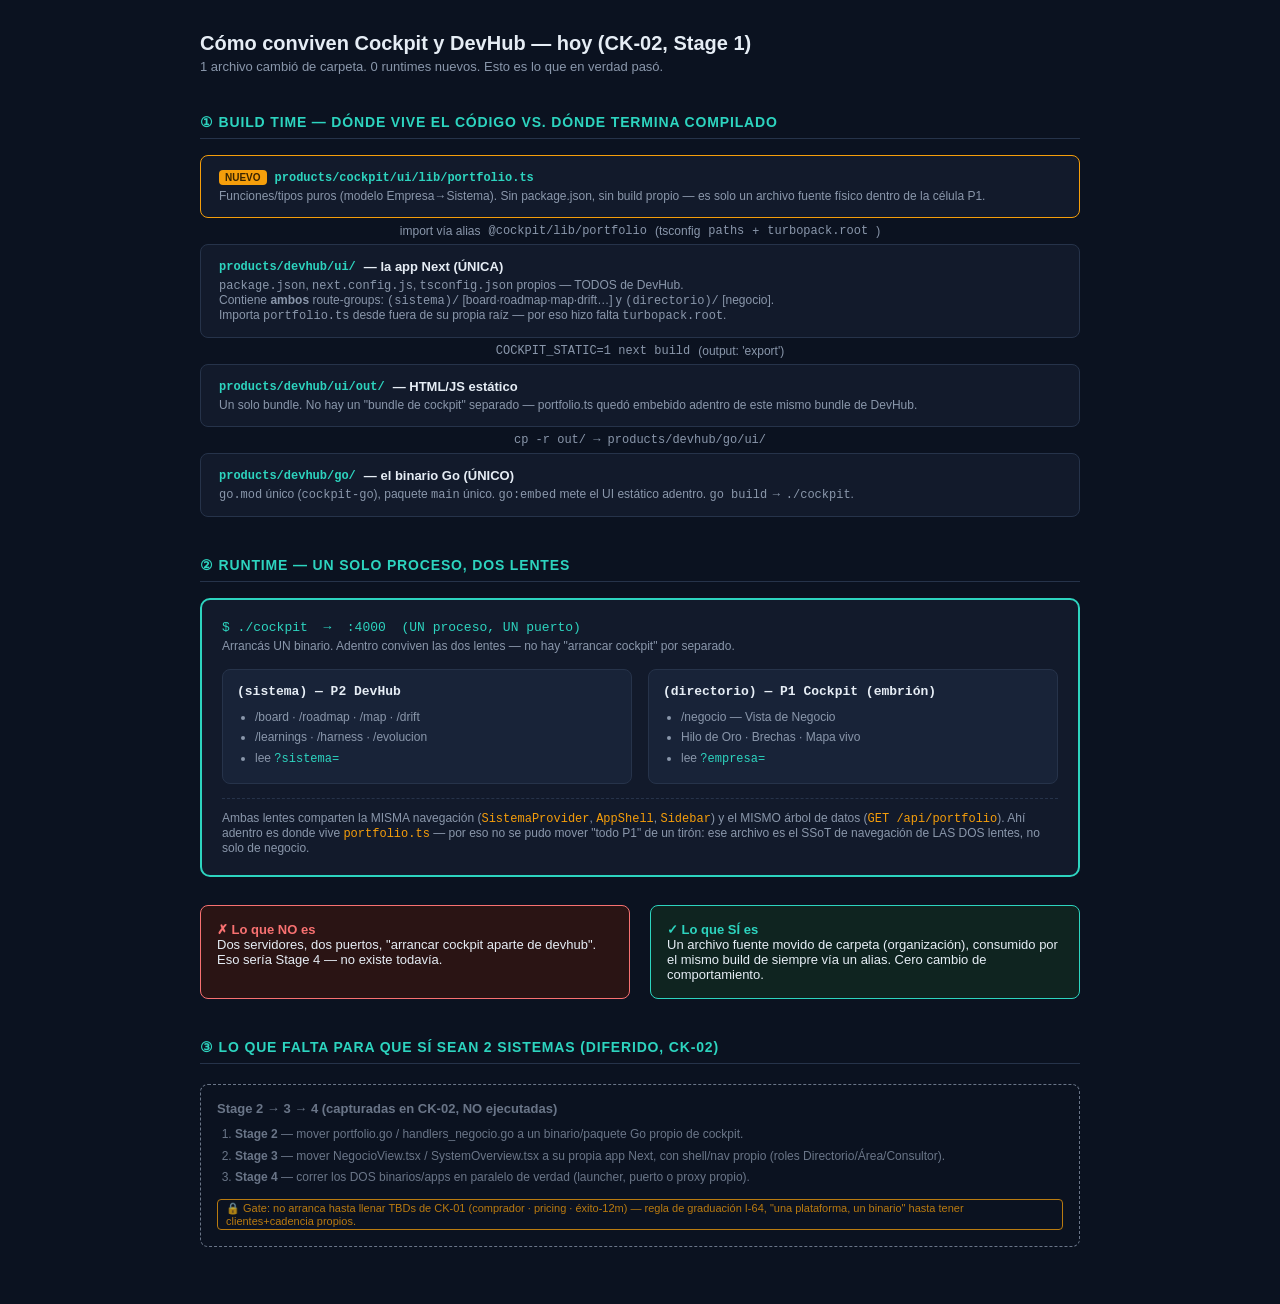
<file: docs/architecture/ck-02-stage1-diagram.html>
<!DOCTYPE html>
<html lang="es">
<head>
<meta charset="UTF-8">
<title>CK-02 Stage 1 — cómo conviven Cockpit y DevHub</title>
<style>
  :root {
    --bg: #0b1220;
    --panel: #121a2b;
    --panel2: #182338;
    --border: #26334a;
    --text: #e6edf5;
    --muted: #8a97ab;
    --teal: #2dd4bf;
    --teal-dim: #14b8a680;
    --amber: #f59e0b;
    --red: #f87171;
  }
  * { box-sizing: border-box; }
  body {
    background: var(--bg);
    color: var(--text);
    font-family: -apple-system, "Segoe UI", Roboto, sans-serif;
    margin: 0;
    padding: 32px 24px 64px;
  }
  h1 {
    font-size: 20px;
    margin: 0 0 4px;
  }
  .subtitle {
    color: var(--muted);
    font-size: 13px;
    margin-bottom: 32px;
  }
  h2 {
    font-size: 14px;
    text-transform: uppercase;
    letter-spacing: 0.06em;
    color: var(--teal);
    margin: 40px 0 16px;
    border-bottom: 1px solid var(--border);
    padding-bottom: 8px;
  }
  .col {
    max-width: 880px;
    margin: 0 auto;
  }
  .pipeline {
    display: flex;
    flex-direction: column;
    align-items: center;
  }
  .box {
    width: 100%;
    background: var(--panel);
    border: 1px solid var(--border);
    border-radius: 8px;
    padding: 14px 18px;
    font-size: 13px;
    position: relative;
  }
  .box .label {
    font-weight: 600;
    color: var(--text);
    display: flex;
    align-items: center;
    gap: 8px;
  }
  .box .path {
    font-family: ui-monospace, Menlo, monospace;
    font-size: 12px;
    color: var(--teal);
  }
  .box .note {
    color: var(--muted);
    font-size: 12px;
    margin-top: 4px;
  }
  .arrow {
    color: var(--muted);
    font-size: 12px;
    margin: 6px 0;
    display: flex;
    align-items: center;
    gap: 8px;
  }
  .arrow::before, .arrow::after {
    content: "";
    flex: 1;
    height: 1px;
    background: var(--border);
  }
  .badge {
    display: inline-block;
    font-size: 10px;
    padding: 2px 6px;
    border-radius: 4px;
    background: var(--teal-dim);
    color: #04352f;
    background: var(--teal);
    color: #04241f;
    font-weight: 700;
  }
  .badge.new {
    background: var(--amber);
    color: #3a2400;
  }

  /* runtime diagram */
  .runtime-outer {
    border: 2px solid var(--teal);
    border-radius: 10px;
    padding: 20px;
    background: var(--panel);
  }
  .runtime-title {
    font-family: ui-monospace, Menlo, monospace;
    font-size: 13px;
    color: var(--teal);
    margin-bottom: 4px;
  }
  .runtime-sub {
    color: var(--muted);
    font-size: 12px;
    margin-bottom: 16px;
  }
  .lenses {
    display: flex;
    gap: 16px;
  }
  .lens {
    flex: 1;
    background: var(--panel2);
    border: 1px solid var(--border);
    border-radius: 8px;
    padding: 14px;
  }
  .lens h3 {
    font-size: 13px;
    margin: 0 0 8px;
    font-family: ui-monospace, Menlo, monospace;
  }
  .lens ul {
    margin: 0;
    padding-left: 18px;
    font-size: 12px;
    color: var(--muted);
    line-height: 1.7;
  }
  .lens .file {
    color: var(--teal);
    font-family: ui-monospace, Menlo, monospace;
  }
  .shared-note {
    margin-top: 14px;
    padding-top: 12px;
    border-top: 1px dashed var(--border);
    font-size: 12px;
    color: var(--muted);
  }
  .shared-note .file { color: var(--amber); font-family: ui-monospace, Menlo, monospace; }

  /* contrast row */
  .contrast {
    display: flex;
    gap: 20px;
    margin-top: 28px;
  }
  .contrast > div {
    flex: 1;
    border-radius: 8px;
    padding: 16px;
    font-size: 13px;
  }
  .no {
    border: 1px solid var(--red);
    background: #2a1414;
  }
  .no .tag { color: var(--red); font-weight: 700; }
  .yes {
    border: 1px solid var(--teal);
    background: #0f2420;
  }
  .yes .tag { color: var(--teal); font-weight: 700; }

  /* future stage */
  .future {
    border: 1px dashed var(--muted);
    border-radius: 8px;
    padding: 16px;
    margin-top: 20px;
    opacity: 0.75;
  }
  .future h3 {
    font-size: 13px;
    margin: 0 0 8px;
    color: var(--muted);
  }
  .future ol {
    margin: 0;
    padding-left: 18px;
    font-size: 12px;
    color: var(--muted);
    line-height: 1.8;
  }
  .gate {
    display: inline-block;
    margin-top: 10px;
    font-size: 11px;
    color: var(--amber);
    border: 1px solid var(--amber);
    border-radius: 4px;
    padding: 2px 8px;
  }
</style>
</head>
<body>
<div class="col">

  <h1>Cómo conviven Cockpit y DevHub — hoy (CK-02, Stage 1)</h1>
  <div class="subtitle">1 archivo cambió de carpeta. 0 runtimes nuevos. Esto es lo que en verdad pasó.</div>

  <h2>① Build time — dónde vive el código vs. dónde termina compilado</h2>
  <div class="pipeline">

    <div class="box" style="border-color: var(--amber);">
      <div class="label"><span class="badge new">NUEVO</span> <span class="path">products/cockpit/ui/lib/portfolio.ts</span></div>
      <div class="note">Funciones/tipos puros (modelo Empresa→Sistema). Sin package.json, sin build propio — es solo un archivo fuente físico dentro de la célula P1.</div>
    </div>

    <div class="arrow">import vía alias <code>@cockpit/lib/portfolio</code> (tsconfig <code>paths</code> + <code>turbopack.root</code>)</div>

    <div class="box">
      <div class="label"><span class="path">products/devhub/ui/</span> — la app Next (ÚNICA)</div>
      <div class="note">
        <code>package.json</code>, <code>next.config.js</code>, <code>tsconfig.json</code> propios — TODOS de DevHub.<br>
        Contiene <b>ambos</b> route-groups: <code>(sistema)/</code> [board·roadmap·map·drift…] y <code>(directorio)/</code> [negocio].<br>
        Importa <code>portfolio.ts</code> desde fuera de su propia raíz — por eso hizo falta <code>turbopack.root</code>.
      </div>
    </div>

    <div class="arrow"><code>COCKPIT_STATIC=1 next build</code> (output: 'export')</div>

    <div class="box">
      <div class="label"><span class="path">products/devhub/ui/out/</span> — HTML/JS estático</div>
      <div class="note">Un solo bundle. No hay un "bundle de cockpit" separado — portfolio.ts quedó embebido adentro de este mismo bundle de DevHub.</div>
    </div>

    <div class="arrow"><code>cp -r out/ → products/devhub/go/ui/</code></div>

    <div class="box">
      <div class="label"><span class="path">products/devhub/go/</span> — el binario Go (ÚNICO)</div>
      <div class="note"><code>go.mod</code> único (<code>cockpit-go</code>), paquete <code>main</code> único. <code>go:embed</code> mete el UI estático adentro. <code>go build</code> → <code>./cockpit</code>.</div>
    </div>

  </div>

  <h2>② Runtime — un solo proceso, dos lentes</h2>

  <div class="runtime-outer">
    <div class="runtime-title">$ ./cockpit &nbsp;→&nbsp; :4000 &nbsp;(UN proceso, UN puerto)</div>
    <div class="runtime-sub">Arrancás UN binario. Adentro conviven las dos lentes — no hay "arrancar cockpit" por separado.</div>
    <div class="lenses">
      <div class="lens">
        <h3>(sistema) — P2 DevHub</h3>
        <ul>
          <li>/board · /roadmap · /map · /drift</li>
          <li>/learnings · /harness · /evolucion</li>
          <li>lee <span class="file">?sistema=</span></li>
        </ul>
      </div>
      <div class="lens">
        <h3>(directorio) — P1 Cockpit (embrión)</h3>
        <ul>
          <li>/negocio — Vista de Negocio</li>
          <li>Hilo de Oro · Brechas · Mapa vivo</li>
          <li>lee <span class="file">?empresa=</span></li>
        </ul>
      </div>
    </div>
    <div class="shared-note">
      Ambas lentes comparten la MISMA navegación (<span class="file">SistemaProvider</span>, <span class="file">AppShell</span>, <span class="file">Sidebar</span>) y el MISMO árbol de datos (<span class="file">GET /api/portfolio</span>). Ahí adentro es donde vive <span class="file">portfolio.ts</span> — por eso no se pudo mover "todo P1" de un tirón: ese archivo es el SSoT de navegación de LAS DOS lentes, no solo de negocio.
    </div>
  </div>

  <div class="contrast">
    <div class="no">
      <div class="tag">✗ Lo que NO es</div>
      Dos servidores, dos puertos, "arrancar cockpit aparte de devhub". Eso sería Stage 4 — no existe todavía.
    </div>
    <div class="yes">
      <div class="tag">✓ Lo que SÍ es</div>
      Un archivo fuente movido de carpeta (organización), consumido por el mismo build de siempre vía un alias. Cero cambio de comportamiento.
    </div>
  </div>

  <h2>③ Lo que falta para que sí sean 2 sistemas (diferido, CK-02)</h2>
  <div class="future">
    <h3>Stage 2 → 3 → 4 (capturadas en CK-02, NO ejecutadas)</h3>
    <ol>
      <li><b>Stage 2</b> — mover <span class="file" style="color:var(--muted)">portfolio.go</span> / <span class="file" style="color:var(--muted)">handlers_negocio.go</span> a un binario/paquete Go propio de cockpit.</li>
      <li><b>Stage 3</b> — mover <span class="file" style="color:var(--muted)">NegocioView.tsx</span> / <span class="file" style="color:var(--muted)">SystemOverview.tsx</span> a su propia app Next, con shell/nav propio (roles Directorio/Área/Consultor).</li>
      <li><b>Stage 4</b> — correr los DOS binarios/apps en paralelo de verdad (launcher, puerto o proxy propio).</li>
    </ol>
    <div class="gate">🔒 Gate: no arranca hasta llenar TBDs de CK-01 (comprador · pricing · éxito-12m) — regla de graduación I-64, "una plataforma, un binario" hasta tener clientes+cadencia propios.</div>
  </div>

</div>
</body>
</html>
</file>
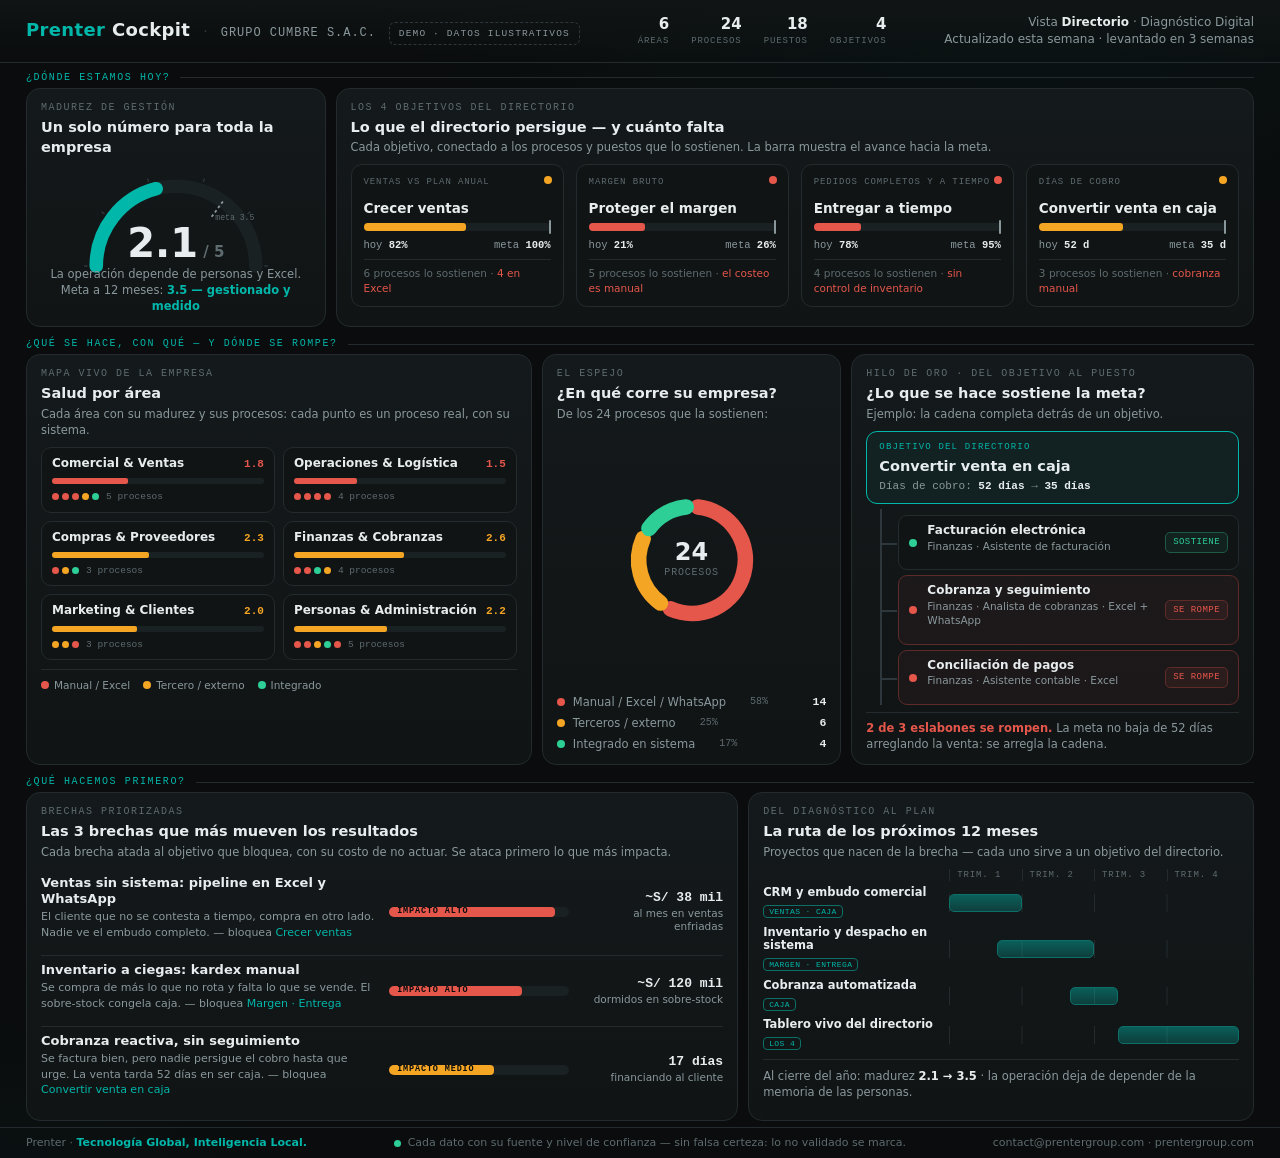
<file: proyecto/prototypes/mockup-directorio-cumbre.html>
<!DOCTYPE html>
<html lang="es">
<head>
<meta charset="utf-8">
<meta name="viewport" content="width=device-width, initial-scale=1">
<title>Cockpit · Grupo Cumbre — Vista Directorio (maqueta) — Prenter</title>
<!--
  MAQUETA COMERCIAL — Cockpit · Vista Directorio, una sola pantalla (screenshot-ready 16:9).
  Empresa FICTICIA "Grupo Cumbre S.A.C." (comercializadora/distribuidora — rubro-agnóstico:
  áreas funcionales y los 4 drivers universales que mira cualquier directorio).
  Datos ILUSTRATIVOS. Marca Prenter · dark-first · teal #00b7aa único acento.
  Autocontenido (sin deps, sin build). Modelo de datos al inicio del <script>.
  Historia visual (As-Is → To-Be → brecha → proyectos, VISION.md):
  fila 1 ¿dónde estamos? · fila 2 ¿qué se hace y dónde se rompe? · fila 3 ¿qué hacemos primero?
-->
<style>
  :root{
    --bg:#0a0c0d; --bg2:#101415; --panel:#14191b; --panel2:#1a2123;
    --border:#232b2e; --border2:#2e383c;
    --tx:#e7edee; --tx-mut:#8a989c; --tx-dim:#5e6b6f;
    --teal:#00b7aa; --teal-dim:#0c6f68; --teal-glow:rgba(0,183,170,.22);
    --manual:#e5564b; --externo:#f5a524; --integrado:#2ecf96;
    --mono:ui-monospace,"SF Mono","JetBrains Mono",Menlo,Consolas,monospace;
    --sans:system-ui,-apple-system,"Segoe UI",Roboto,Helvetica,Arial,sans-serif;
  }
  *{box-sizing:border-box}
  html,body{margin:0}
  body{
    background:
      radial-gradient(1200px 600px at 80% -10%, rgba(0,183,170,.06), transparent 60%),
      radial-gradient(900px 500px at -10% 110%, rgba(0,183,170,.05), transparent 55%),
      var(--bg);
    color:var(--tx); font-family:var(--sans); font-size:14px; line-height:1.4;
    -webkit-font-smoothing:antialiased; min-height:100vh; display:flex; flex-direction:column;
  }
  .wrap{width:100%; max-width:1780px; margin:0 auto; padding:0 26px}
  .eyebrow{font-family:var(--mono); font-size:10px; letter-spacing:.15em; text-transform:uppercase; color:var(--tx-dim)}

  /* ── header ── */
  header{border-bottom:1px solid var(--border); background:linear-gradient(180deg,var(--bg2),transparent)}
  .topbar{display:flex; align-items:center; justify-content:space-between; padding:14px 0; gap:18px}
  .brand{display:flex; align-items:baseline; gap:13px}
  .brand .logo{font-weight:700; font-size:18px; letter-spacing:.02em}
  .brand .logo b{color:var(--teal)}
  .brand .sep{color:var(--border2)}
  .brand .client{font-family:var(--mono); font-size:12px; color:var(--tx-mut); letter-spacing:.08em}
  .hstats{display:flex; gap:22px; align-items:center}
  .hstat{text-align:right}
  .hstat .v{font-size:15px; font-weight:650}
  .hstat .k{font-family:var(--mono); font-size:9px; letter-spacing:.1em; text-transform:uppercase; color:var(--tx-dim)}
  .demo-badge{font-family:var(--mono); font-size:9.5px; letter-spacing:.12em; text-transform:uppercase;
    color:var(--tx-mut); border:1px dashed var(--border2); border-radius:6px; padding:4px 9px}
  .who{font-size:12px; color:var(--tx-mut); text-align:right}
  .who b{color:var(--tx)}

  /* ── layout ── */
  main{flex:1; padding:8px 0 6px}
  .grid{display:grid; grid-template-columns:repeat(12,1fr); gap:10px}
  .card{background:linear-gradient(180deg,var(--panel),var(--bg2)); border:1px solid var(--border);
    border-radius:14px; padding:12px 14px; min-width:0}
  .card h3{margin:2px 0 2px; font-size:14.5px; font-weight:650}
  .card .sub{font-size:11.5px; color:var(--tx-mut); margin:0 0 9px}
  .rowlabel{grid-column:1/-1; display:flex; align-items:center; gap:10px; margin:0 0 -7px}
  .rowlabel .t{font-family:var(--mono); font-size:10px; letter-spacing:.16em; text-transform:uppercase; color:var(--teal)}
  .rowlabel .ln{flex:1; height:1px; background:var(--border)}

  /* ── gauge madurez ── */
  .gauge-card{grid-column:span 3; display:flex; flex-direction:column}
  .gauge-wrap{display:flex; flex-direction:column; align-items:center; justify-content:center; flex:1}
  .gauge-num{font-size:40px; font-weight:700; line-height:1; margin-top:-52px}
  .gauge-num small{font-size:15px; color:var(--tx-dim); font-weight:600}
  .gauge-cap{font-size:11.5px; color:var(--tx-mut); margin-top:3px; text-align:center}
  .gauge-cap b{color:var(--teal); font-weight:600}

  /* ── objetivos ── */
  .obj-card{grid-column:span 9}
  .obj-grid{display:grid; grid-template-columns:repeat(4,1fr); gap:12px}
  .obj{background:var(--bg2); border:1px solid var(--border); border-radius:11px; padding:11px 12px; position:relative}
  .obj .st{position:absolute; top:11px; right:11px; width:8px; height:8px; border-radius:50%}
  .obj .ke{font-family:var(--mono); font-size:9px; letter-spacing:.1em; color:var(--tx-dim); text-transform:uppercase; display:block; min-height:22px}
  .obj .nm{font-size:13.5px; font-weight:650; margin:2px 0 7px; line-height:1.2}
  .bullet{position:relative; height:8px; border-radius:4px; background:var(--panel2); overflow:visible; margin-bottom:7px}
  .bullet .fill{position:absolute; left:0; top:0; bottom:0; border-radius:4px 3px 3px 4px}
  .bullet .goal{position:absolute; right:0; top:-3px; bottom:-3px; width:2px; background:var(--tx-mut); border-radius:1px}
  .obj .vals{display:flex; justify-content:space-between; font-family:var(--mono); font-size:10.5px; color:var(--tx-mut)}
  .obj .vals b{color:var(--tx); font-weight:600}
  .obj .foot{font-size:10.5px; color:var(--tx-dim); margin-top:6px; padding-top:6px; border-top:1px solid var(--border)}
  .obj .foot em{font-style:normal; color:var(--manual)}

  /* ── mapa de salud por área ── */
  .areas-card{grid-column:span 5}
  .areas{display:grid; grid-template-columns:1fr 1fr; gap:8px}
  .areabox{background:var(--bg2); border:1px solid var(--border); border-radius:10px; padding:8px 10px}
  .areabox .top{display:flex; justify-content:space-between; align-items:baseline; gap:8px}
  .areabox .nm{font-size:12px; font-weight:600; line-height:1.2}
  .areabox .sc{font-family:var(--mono); font-size:11px; font-weight:600}
  .mbar{height:6px; border-radius:3px; background:var(--panel2); margin:6px 0 6px; position:relative}
  .mbar .fill{position:absolute; left:0; top:0; bottom:0; border-radius:3px 2px 2px 3px}
  .dots{display:flex; gap:3px; align-items:center; flex-wrap:wrap}
  .dots i{width:7px; height:7px; border-radius:50%; display:inline-block}
  .dots i.manual{background:var(--manual)} .dots i.externo{background:var(--externo)} .dots i.integrado{background:var(--integrado)}
  .dots .dl{font-size:9.5px; color:var(--tx-dim); margin-left:4px; font-family:var(--mono)}
  .legend{display:flex; gap:13px; margin-top:9px; padding-top:8px; border-top:1px solid var(--border); font-size:10.5px; color:var(--tx-mut); flex-wrap:wrap}
  .legend span{display:inline-flex; align-items:center; gap:5px}
  .sw{width:8px; height:8px; border-radius:50%; flex:0 0 auto}
  .sw.manual{background:var(--manual)} .sw.externo{background:var(--externo)} .sw.integrado{background:var(--integrado)}

  /* ── donut ── */
  .donut-card{grid-column:span 3; display:flex; flex-direction:column}
  .donut-wrap{display:flex; align-items:center; justify-content:center; flex:1; position:relative}
  .donut-c{position:absolute; text-align:center}
  .donut-c .n{font-size:24px; font-weight:700; line-height:1}
  .donut-c .k{font-size:10px; color:var(--tx-dim); font-family:var(--mono); text-transform:uppercase; letter-spacing:.08em; margin-top:2px}
  .dleg{display:flex; flex-direction:column; gap:5px; margin-top:4px}
  .dleg .r{display:flex; align-items:center; gap:8px; font-size:11.5px; color:var(--tx-mut)}
  .dleg .r b{color:var(--tx); font-weight:650; margin-left:auto; font-family:var(--mono); font-size:11.5px}
  .dleg .r .pc{font-family:var(--mono); font-size:10px; color:var(--tx-dim); width:34px; text-align:right}

  /* ── hilo de oro ── */
  .hilo-card{grid-column:span 4}
  .t-obj{border:1px solid var(--teal); border-radius:11px; padding:9px 12px; background:rgba(0,183,170,.06); margin-bottom:5px}
  .t-obj .ke{font-family:var(--mono); font-size:9px; letter-spacing:.13em; color:var(--teal); text-transform:uppercase}
  .t-obj .nm{font-size:14.5px; font-weight:650; margin:3px 0 2px}
  .t-obj .kr{font-family:var(--mono); font-size:11px; color:var(--tx-mut)}
  .t-obj .kr b{color:var(--tx)}
  .cascade{margin-left:14px; border-left:2px solid var(--border2); padding-left:16px; padding-top:6px}
  .t-row{display:flex; align-items:center; gap:10px; padding:7px 10px; border:1px solid var(--border); border-radius:9px;
    margin-bottom:5px; background:var(--bg2); position:relative}
  .t-row::before{content:""; position:absolute; left:-18px; top:50%; width:16px; height:2px; background:var(--border2)}
  .t-row .ndot{width:8px; height:8px; border-radius:50%; flex:0 0 auto}
  .t-row.d-manual .ndot{background:var(--manual)} .t-row.d-externo .ndot{background:var(--externo)} .t-row.d-integrado .ndot{background:var(--integrado)}
  .t-row.broken{border-color:#5e2b28; background:rgba(229,86,75,.05)}
  .t-row .meta{flex:1; min-width:0}
  .t-row .meta .nm{font-size:12px; font-weight:600; line-height:1.2}
  .t-row .meta .sub{font-size:10.5px; color:var(--tx-mut); margin-top:1px}
  .tag{font-family:var(--mono); font-size:9px; letter-spacing:.05em; text-transform:uppercase; padding:3px 7px; border-radius:5px; white-space:nowrap}
  .tag.break{color:var(--manual); border:1px solid #5e2b28; background:rgba(229,86,75,.08)}
  .tag.ok{color:var(--integrado); border:1px solid #1f5a45; background:rgba(46,207,150,.08)}
  .tag.weak{color:var(--externo); border:1px solid #5e4a22; background:rgba(245,165,36,.08)}
  .hilo-insight{margin-top:7px; font-size:11.5px; color:var(--tx-mut); border-top:1px solid var(--border); padding-top:7px}
  .hilo-insight b{color:var(--manual); font-weight:650}

  /* ── brechas ── */
  .gaps-card{grid-column:span 7}
  .gap{display:grid; grid-template-columns:1fr 180px 140px; gap:14px; align-items:center;
    padding:6px 0; border-bottom:1px solid var(--border)}
  .gap:last-of-type{border-bottom:none; padding-bottom:2px}
  .gap .nm{font-size:13px; font-weight:600; line-height:1.25}
  .gap .sub{font-size:11px; color:var(--tx-mut); margin-top:2px}
  .gap .sub .ob{color:var(--teal)}
  .ibar{height:10px; border-radius:5px; background:var(--panel2); position:relative}
  .ibar .fill{position:absolute; left:0; top:0; bottom:0; border-radius:5px 4px 4px 5px}
  .ibar .il{position:absolute; left:8px; top:50%; transform:translateY(-50%); font-family:var(--mono);
    font-size:8.5px; letter-spacing:.1em; text-transform:uppercase; color:#0a0c0d; font-weight:700}
  .gap .cost{font-size:10.5px; color:var(--tx-mut); line-height:1.3; text-align:right}
  .gap .cost b{display:block; font-family:var(--mono); font-size:13px; color:var(--tx); font-weight:650}

  /* ── roadmap ── */
  .road-card{grid-column:span 5}
  .rgrid{margin-top:2px}
  .rq{display:grid; grid-template-columns:repeat(4,1fr); font-family:var(--mono); font-size:9px;
    letter-spacing:.1em; color:var(--tx-dim); text-transform:uppercase; margin:0 0 5px 186px}
  .rq span{border-left:1px solid var(--border); padding-left:7px}
  .rlane{display:flex; align-items:center; gap:12px; margin-bottom:6px}
  .rlane .rnm{flex:0 0 174px; min-width:0}
  .rlane .rnm .n{font-size:11.5px; font-weight:600; line-height:1.2}
  .rlane .rnm .chip{display:inline-block; font-family:var(--mono); font-size:8px; letter-spacing:.05em; text-transform:uppercase;
    color:var(--teal); border:1px solid var(--teal-dim); border-radius:4px; padding:0 5px; margin-top:2px; white-space:nowrap}
  .rtrack{flex:1; position:relative; height:18px;
    background:linear-gradient(90deg, var(--border) 1px, transparent 1px); background-size:25% 100%}
  .rbar{position:absolute; top:0; height:18px; background:linear-gradient(180deg,rgba(0,183,170,.45),rgba(0,183,170,.25));
    border:1px solid var(--teal-dim); border-radius:5px}
  .road-foot{margin-top:7px; padding-top:8px; border-top:1px solid var(--border); font-size:11.5px; color:var(--tx-mut)}
  .road-foot b{color:var(--tx)}

  /* ── footer ── */
  footer{border-top:1px solid var(--border); padding:7px 0; color:var(--tx-dim); font-size:11px}
  footer .wrap{display:flex; justify-content:space-between; flex-wrap:wrap; gap:8px; align-items:center}
  footer b{color:var(--teal)}
  .prov-badge{display:inline-flex; align-items:center; gap:7px}
  .prov-badge .pd{width:7px; height:7px; border-radius:50%; background:var(--integrado)}
</style>
</head>
<body>

<header>
  <div class="wrap">
    <div class="topbar">
      <div class="brand">
        <span class="logo"><b>Prenter</b> Cockpit</span>
        <span class="sep">·</span>
        <span class="client">GRUPO CUMBRE S.A.C.</span>
        <span class="demo-badge">Demo · datos ilustrativos</span>
      </div>
      <div class="hstats" id="hstats"></div>
      <div class="who">Vista <b>Directorio</b> · Diagnóstico Digital<br>Actualizado esta semana · levantado en 3 semanas</div>
    </div>
  </div>
</header>

<main>
  <div class="wrap">
    <div class="grid">

      <div class="rowlabel"><span class="t">¿Dónde estamos hoy?</span><span class="ln"></span></div>

      <!-- gauge madurez -->
      <div class="card gauge-card">
        <div class="eyebrow">Madurez de gestión</div>
        <h3>Un solo número para toda la empresa</h3>
        <div class="gauge-wrap">
          <svg id="gauge" width="200" height="116" viewBox="0 0 220 128"></svg>
          <div class="gauge-num">2.1<small> / 5</small></div>
          <div class="gauge-cap">La operación depende de personas y Excel.<br>Meta a 12 meses: <b>3.5 — gestionado y medido</b></div>
        </div>
      </div>

      <!-- objetivos -->
      <div class="card obj-card">
        <div class="eyebrow">Los 4 objetivos del directorio</div>
        <h3>Lo que el directorio persigue — y cuánto falta</h3>
        <p class="sub">Cada objetivo, conectado a los procesos y puestos que lo sostienen. La barra muestra el avance hacia la meta.</p>
        <div class="obj-grid" id="objGrid"></div>
      </div>

      <div class="rowlabel"><span class="t">¿Qué se hace, con qué — y dónde se rompe?</span><span class="ln"></span></div>

      <!-- mapa de salud por área -->
      <div class="card areas-card">
        <div class="eyebrow">Mapa vivo de la empresa</div>
        <h3>Salud por área</h3>
        <p class="sub">Cada área con su madurez y sus procesos: cada punto es un proceso real, con su sistema.</p>
        <div class="areas" id="areas"></div>
        <div class="legend">
          <span><i class="sw manual"></i>Manual / Excel</span>
          <span><i class="sw externo"></i>Tercero / externo</span>
          <span><i class="sw integrado"></i>Integrado</span>
        </div>
      </div>

      <!-- donut digitalización -->
      <div class="card donut-card">
        <div class="eyebrow">El espejo</div>
        <h3>¿En qué corre su empresa?</h3>
        <p class="sub">De los 24 procesos que la sostienen:</p>
        <div class="donut-wrap">
          <svg id="donut" width="138" height="138" viewBox="0 0 150 150"></svg>
          <div class="donut-c"><div class="n">24</div><div class="k">procesos</div></div>
        </div>
        <div class="dleg" id="dleg"></div>
      </div>

      <!-- hilo de oro -->
      <div class="card hilo-card">
        <div class="eyebrow">Hilo de oro · del objetivo al puesto</div>
        <h3>¿Lo que se hace sostiene la meta?</h3>
        <p class="sub">Ejemplo: la cadena completa detrás de un objetivo.</p>
        <div id="hilo"></div>
      </div>

      <div class="rowlabel"><span class="t">¿Qué hacemos primero?</span><span class="ln"></span></div>

      <!-- brechas -->
      <div class="card gaps-card">
        <div class="eyebrow">Brechas priorizadas</div>
        <h3>Las 3 brechas que más mueven los resultados</h3>
        <p class="sub">Cada brecha atada al objetivo que bloquea, con su costo de no actuar. Se ataca primero lo que más impacta.</p>
        <div id="gaps"></div>
      </div>

      <!-- roadmap -->
      <div class="card road-card">
        <div class="eyebrow">Del diagnóstico al plan</div>
        <h3>La ruta de los próximos 12 meses</h3>
        <p class="sub">Proyectos que nacen de la brecha — cada uno sirve a un objetivo del directorio.</p>
        <div class="rgrid">
          <div class="rq"><span>Trim. 1</span><span>Trim. 2</span><span>Trim. 3</span><span>Trim. 4</span></div>
          <div id="rlanes"></div>
        </div>
        <div class="road-foot">Al cierre del año: madurez <b>2.1 → 3.5</b> · la operación deja de depender de la memoria de las personas.</div>
      </div>

    </div>
  </div>
</main>

<footer>
  <div class="wrap">
    <span>Prenter · <b>Tecnología Global, Inteligencia Local.</b></span>
    <span class="prov-badge"><i class="pd"></i>Cada dato con su fuente y nivel de confianza — sin falsa certeza: lo no validado se marca.</span>
    <span>contact@prentergroup.com · prentergroup.com</span>
  </div>
</footer>

<script>
/* ════════════ MODELO DE DATOS (editar para iterar) — Grupo Cumbre S.A.C., ficticio ════════════ */

const MADUREZ = {hoy:2.1, meta:3.5, max:5};

/* Los 4 drivers universales de cualquier directorio. dir:"up"|"down" (down = menos es mejor) */
const OBJETIVOS = [
  {kpi:"Ventas vs plan anual",  nombre:"Crecer ventas",           hoy:"82%",  meta:"100%",   avance:.55, estado:"externo", foot:"6 procesos lo sostienen · <em>4 en Excel</em>"},
  {kpi:"Margen bruto",          nombre:"Proteger el margen",      hoy:"21%",  meta:"26%",    avance:.30, estado:"manual",  foot:"5 procesos lo sostienen · <em>el costeo es manual</em>"},
  {kpi:"Pedidos completos y a tiempo", nombre:"Entregar a tiempo",hoy:"78%",  meta:"95%",    avance:.25, estado:"manual",  foot:"4 procesos lo sostienen · <em>sin control de inventario</em>"},
  {kpi:"Días de cobro",         nombre:"Convertir venta en caja", hoy:"52 d", meta:"35 d",   avance:.45, estado:"externo", foot:"3 procesos lo sostienen · <em>cobranza manual</em>"},
];

/* Áreas funcionales universales. madurez 0-5 · procesos = puntos por estado de digitalización */
const AREAS = [
  {nombre:"Comercial & Ventas",       madurez:1.8, procesos:["manual","manual","manual","externo","integrado"]},
  {nombre:"Operaciones & Logística",  madurez:1.5, procesos:["manual","manual","manual","manual"]},
  {nombre:"Compras & Proveedores",    madurez:2.3, procesos:["manual","externo","integrado"]},
  {nombre:"Finanzas & Cobranzas",     madurez:2.6, procesos:["manual","manual","integrado","externo"]},
  {nombre:"Marketing & Clientes",     madurez:2.0, procesos:["externo","externo","manual"]},
  {nombre:"Personas & Administración",madurez:2.2, procesos:["manual","manual","externo","integrado","manual"]},
];

/* Donut: en qué corre la empresa (suma = 24 procesos) */
const DIGITAL = [
  {k:"manual",    label:"Manual / Excel / WhatsApp", n:14},
  {k:"externo",   label:"Terceros / externo",        n:6},
  {k:"integrado", label:"Integrado en sistema",      n:4},
];

/* Hilo de oro — ejemplo: Convertir venta en caja */
const HILO = {
  objetivo:"Convertir venta en caja", kr:"Días de cobro", from:"52 días", to:"35 días",
  cadena:[
    {nombre:"Facturación electrónica", sub:"Finanzas · Asistente de facturación", d:"integrado", tag:"sostiene"},
    {nombre:"Cobranza y seguimiento",  sub:"Finanzas · Analista de cobranzas · Excel + WhatsApp", d:"manual", tag:"se rompe"},
    {nombre:"Conciliación de pagos",   sub:"Finanzas · Asistente contable · Excel", d:"manual", tag:"se rompe"},
  ],
  insight:"<b>2 de 3 eslabones se rompen.</b> La meta no baja de 52 días arreglando la venta: se arregla la cadena."
};

/* Top 3 brechas. impacto 0-1 · sev: manual(alta) | externo(media) */
const BRECHAS = [
  {nombre:"Ventas sin sistema: pipeline en Excel y WhatsApp",
   sub:"El cliente que no se contesta a tiempo, compra en otro lado. Nadie ve el embudo completo.",
   obj:"Crecer ventas", impacto:.92, sev:"manual", costo:"~S/ 38 mil", costoLbl:"al mes en ventas enfriadas"},
  {nombre:"Inventario a ciegas: kardex manual",
   sub:"Se compra de más lo que no rota y falta lo que se vende. El sobre-stock congela caja.",
   obj:"Margen · Entrega", impacto:.74, sev:"manual", costo:"~S/ 120 mil", costoLbl:"dormidos en sobre-stock"},
  {nombre:"Cobranza reactiva, sin seguimiento",
   sub:"Se factura bien, pero nadie persigue el cobro hasta que urge. La venta tarda 52 días en ser caja.",
   obj:"Convertir venta en caja", impacto:.58, sev:"externo", costo:"17 días", costoLbl:"financiando al cliente"},
];

/* Roadmap 12 meses. start/len en meses (0-12) */
const ROADMAP = [
  {nombre:"CRM y embudo comercial",        chip:"ventas · caja",   start:0,  len:3},
  {nombre:"Inventario y despacho en sistema", chip:"margen · entrega", start:2, len:4},
  {nombre:"Cobranza automatizada",         chip:"caja",            start:5,  len:2},
  {nombre:"Tablero vivo del directorio",   chip:"los 4",           start:7,  len:5},
];

const HSTATS = [
  {v:"6",  k:"áreas"},
  {v:"24", k:"procesos"},
  {v:"18", k:"puestos"},
  {v:"4",  k:"objetivos"},
];

/* ════════════ RENDER ════════════ */
const $=s=>document.querySelector(s);
const C={manual:"var(--manual)", externo:"var(--externo)", integrado:"var(--integrado)", teal:"var(--teal)"};
const sevColor=b=> b<2 ? "var(--manual)" : b<3 ? "var(--externo)" : "var(--integrado)";

/* header stats */
$("#hstats").innerHTML = HSTATS.map(s=>`<div class="hstat"><div class="v">${s.v}</div><div class="k">${s.k}</div></div>`).join("");

/* gauge — arco semicircular, aguja de meta */
(function(){
  const cx=110, cy=118, r=88, w=15, a0=Math.PI, span=Math.PI;
  const pt=f=>{const a=a0+f*span; return [cx+r*Math.cos(a), cy+r*Math.sin(a)];};
  const arc=(f1,f2)=>{const [x1,y1]=pt(f1),[x2,y2]=pt(f2);
    return `M ${x1} ${y1} A ${r} ${r} 0 ${ (f2-f1)>.5?1:0 } 1 ${x2} ${y2}`;};
  const f=MADUREZ.hoy/MADUREZ.max, fm=MADUREZ.meta/MADUREZ.max;
  const [mx1,my1]=pt(fm), a=a0+fm*span;
  const [mx2,my2]=[cx+(r-w-6)*Math.cos(a), cy+(r-w-6)*Math.sin(a)];
  let ticks="";
  for(let i=0;i<=5;i++){const g=i/5, ang=a0+g*span;
    const [tx1,ty1]=[cx+(r+w/2+2)*Math.cos(ang), cy+(r+w/2+2)*Math.sin(ang)];
    const [tx2,ty2]=[cx+(r+w/2+6)*Math.cos(ang), cy+(r+w/2+6)*Math.sin(ang)];
    ticks+=`<line x1="${tx1}" y1="${ty1}" x2="${tx2}" y2="${ty2}" stroke="var(--border2)" stroke-width="1.5"/>`;}
  $("#gauge").innerHTML=`
    ${ticks}
    <path d="${arc(0,1)}" fill="none" stroke="var(--panel2)" stroke-width="${w}" stroke-linecap="round"/>
    <path d="${arc(0,f)}" fill="none" stroke="var(--teal)" stroke-width="${w}" stroke-linecap="round"/>
    <line x1="${mx1}" y1="${my1}" x2="${mx2}" y2="${my2}" stroke="var(--tx-mut)" stroke-width="2" stroke-dasharray="3 3"/>
    <text x="${mx2+4}" y="${my2+3}" fill="var(--tx-dim)" font-size="9" font-family="var(--mono)">meta ${MADUREZ.meta}</text>`;
})();

/* objetivos */
$("#objGrid").innerHTML = OBJETIVOS.map(o=>`
  <div class="obj">
    <span class="st" style="background:${C[o.estado]}"></span>
    <span class="ke">${o.kpi}</span>
    <div class="nm">${o.nombre}</div>
    <div class="bullet">
      <div class="fill" style="width:${o.avance*100}%; background:${C[o.estado]}"></div>
      <div class="goal"></div>
    </div>
    <div class="vals"><span>hoy <b>${o.hoy}</b></span><span>meta <b>${o.meta}</b></span></div>
    <div class="foot">${o.foot}</div>
  </div>`).join("");

/* áreas */
$("#areas").innerHTML = AREAS.map(a=>`
  <div class="areabox">
    <div class="top">
      <span class="nm">${a.nombre}</span>
      <span class="sc" style="color:${sevColor(a.madurez)}">${a.madurez.toFixed(1)}</span>
    </div>
    <div class="mbar"><div class="fill" style="width:${a.madurez/5*100}%; background:${sevColor(a.madurez)}"></div></div>
    <div class="dots">${a.procesos.map(p=>`<i class="${p}"></i>`).join("")}<span class="dl">${a.procesos.length} procesos</span></div>
  </div>`).join("");

/* donut — segmentos con gap de superficie */
(function(){
  const total=DIGITAL.reduce((s,d)=>s+d.n,0), cx=75, cy=75, r=58, w=17, gap=.035;
  let acc=0, paths="";
  DIGITAL.forEach(d=>{
    const f1=acc/total+gap/2, f2=(acc+d.n)/total-gap/2; acc+=d.n;
    const a1=-Math.PI/2+f1*2*Math.PI, a2=-Math.PI/2+f2*2*Math.PI;
    const [x1,y1]=[cx+r*Math.cos(a1), cy+r*Math.sin(a1)];
    const [x2,y2]=[cx+r*Math.cos(a2), cy+r*Math.sin(a2)];
    paths+=`<path d="M ${x1} ${y1} A ${r} ${r} 0 ${ (f2-f1)>.5?1:0 } 1 ${x2} ${y2}" fill="none"
      stroke="${C[d.k]}" stroke-width="${w}" stroke-linecap="round"/>`;
  });
  $("#donut").innerHTML=paths;
  $("#dleg").innerHTML=DIGITAL.map(d=>`
    <div class="r"><i class="sw ${d.k}"></i>${d.label}<span class="pc">${Math.round(d.n/total*100)}%</span><b>${d.n}</b></div>`).join("");
})();

/* hilo de oro */
(function(){
  const tagCls={"sostiene":"ok","se rompe":"break","depende de tercero":"weak"};
  $("#hilo").innerHTML=`
    <div class="t-obj">
      <div class="ke">Objetivo del directorio</div>
      <div class="nm">${HILO.objetivo}</div>
      <div class="kr">${HILO.kr}: <b>${HILO.from}</b> → <b>${HILO.to}</b></div>
    </div>
    <div class="cascade">
      ${HILO.cadena.map(c=>`
        <div class="t-row d-${c.d} ${c.tag==="se rompe"?"broken":""}">
          <span class="ndot"></span>
          <div class="meta"><div class="nm">${c.nombre}</div><div class="sub">${c.sub}</div></div>
          <span class="tag ${tagCls[c.tag]}">${c.tag}</span>
        </div>`).join("")}
    </div>
    <div class="hilo-insight">${HILO.insight}</div>`;
})();

/* brechas */
$("#gaps").innerHTML = BRECHAS.map(g=>`
  <div class="gap">
    <div>
      <div class="nm">${g.nombre}</div>
      <div class="sub">${g.sub} — bloquea <span class="ob">${g.obj}</span></div>
    </div>
    <div class="ibar"><div class="fill" style="width:${g.impacto*100}%; background:${C[g.sev]}">
      <span class="il">impacto ${g.sev==="manual"?"alto":"medio"}</span></div></div>
    <div class="cost"><b>${g.costo}</b>${g.costoLbl}</div>
  </div>`).join("");

/* roadmap */
$("#rlanes").innerHTML = ROADMAP.map(p=>`
  <div class="rlane">
    <div class="rnm"><div class="n">${p.nombre}</div><span class="chip">${p.chip}</span></div>
    <div class="rtrack"><div class="rbar" style="left:${p.start/12*100}%; width:${p.len/12*100}%"></div></div>
  </div>`).join("");
</script>
</body>
</html>
</file>
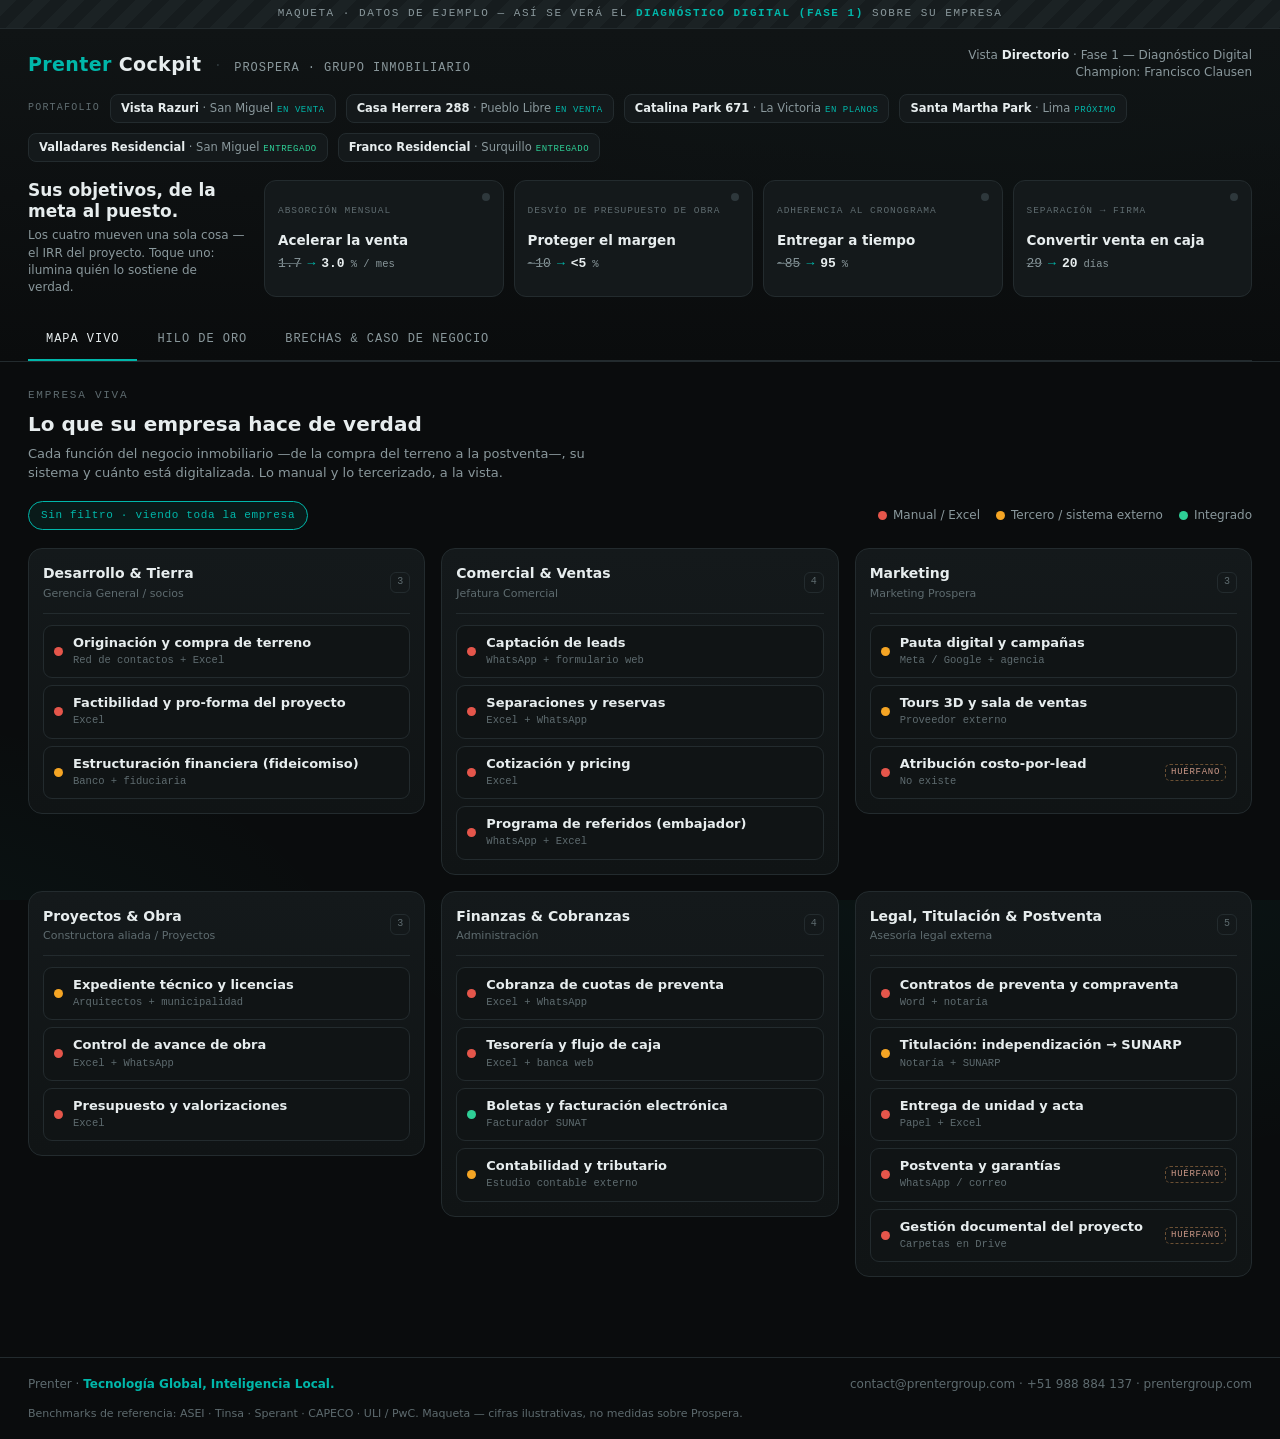
<file: proyecto/prototypes/mockup-prospera-dashboard.html>
<!DOCTYPE html>
<html lang="es">
<head>
<meta charset="utf-8">
<meta name="viewport" content="width=device-width, initial-scale=1">
<title>Cockpit Prospera · Diagnóstico Digital (maqueta) — Prenter</title>
<!--
  MAQUETA / MOCKUP — Cockpit Fase 1 (Diagnóstico Digital) sobre PROSPERA Grupo Inmobiliario.
  Artefacto de venta para el deck Clausen (S11 "El entregable"). Datos ILUSTRATIVOS.
  v2 (2026-06-24): áreas/procesos fieles a una desarrolladora residencial peruana boutique;
  objetivos del directorio = los 4 drivers del IRR (absorción · margen · cronograma · caja),
  según research ASEI/Tinsa/Sperant/ULI/PwC; proyectos reales de Prospera.
  Marca Prenter · dark-first · teal #00b7aa único acento. Autocontenido (sin deps, sin build).
  Modelo de datos al inicio del <script> — editar ahí para iterar.
-->
<style>
  :root{
    --bg:#0a0c0d; --bg2:#101415; --panel:#14191b; --panel2:#1a2123;
    --border:#232b2e; --border2:#2e383c;
    --tx:#e7edee; --tx-mut:#8a989c; --tx-dim:#5e6b6f;
    --teal:#00b7aa; --teal-dim:#0c6f68; --teal-glow:rgba(0,183,170,.22);
    --manual:#e5564b; --externo:#f5a524; --integrado:#2ecf96;
    --mono:ui-monospace,"SF Mono","JetBrains Mono",Menlo,Consolas,monospace;
    --sans:system-ui,-apple-system,"Segoe UI",Roboto,Helvetica,Arial,sans-serif;
  }
  *{box-sizing:border-box}
  html,body{margin:0;height:100%}
  body{
    background:
      radial-gradient(1200px 600px at 80% -10%, rgba(0,183,170,.06), transparent 60%),
      radial-gradient(900px 500px at -10% 110%, rgba(0,183,170,.05), transparent 55%),
      var(--bg);
    color:var(--tx); font-family:var(--sans); font-size:15px; line-height:1.45;
    -webkit-font-smoothing:antialiased;
  }
  .eyebrow{font-family:var(--mono); font-size:11px; letter-spacing:.16em; text-transform:uppercase; color:var(--tx-dim)}
  .wrap{max-width:1300px; margin:0 auto; padding:0 28px}

  /* ── ribbon maqueta ── */
  .ribbon{background:repeating-linear-gradient(135deg,#1b2224,#1b2224 12px,#161c1e 12px,#161c1e 24px);
    border-bottom:1px solid var(--border); color:var(--tx-mut); font-family:var(--mono);
    font-size:11px; letter-spacing:.14em; text-transform:uppercase; text-align:center; padding:6px}
  .ribbon b{color:var(--teal); font-weight:600}

  /* ── header ── */
  header{border-bottom:1px solid var(--border); background:linear-gradient(180deg,var(--bg2),transparent)}
  .topbar{display:flex; align-items:center; justify-content:space-between; padding:18px 0 12px}
  .brand{display:flex; align-items:baseline; gap:14px}
  .brand .logo{font-weight:700; font-size:19px; letter-spacing:.02em}
  .brand .logo b{color:var(--teal)}
  .brand .sep{color:var(--border2)}
  .brand .client{font-family:var(--mono); font-size:12px; color:var(--tx-mut); letter-spacing:.08em}
  .who{text-align:right; font-size:12px; color:var(--tx-mut)}
  .who b{color:var(--tx); font-weight:600}

  /* ── portafolio strip ── */
  .portfolio{display:flex; align-items:center; gap:10px; padding:0 0 14px; flex-wrap:wrap}
  .portfolio .plabel{font-family:var(--mono); font-size:10px; letter-spacing:.12em; text-transform:uppercase; color:var(--tx-dim)}
  .pchip{font-size:11.5px; padding:5px 10px; border:1px solid var(--border); border-radius:8px; background:var(--panel); color:var(--tx-mut)}
  .pchip b{color:var(--tx); font-weight:600}
  .pchip .st{color:var(--teal); font-family:var(--mono); font-size:9px; letter-spacing:.06em; text-transform:uppercase; margin-left:4px}
  .pchip.entregado .st{color:var(--integrado)}

  /* ── objetivos / indicadores del directorio ── */
  .obj-strip{display:grid; grid-template-columns:218px 1fr; gap:18px; align-items:stretch; padding:4px 0 18px}
  .obj-lead{align-self:center}
  .obj-lead h1{font-size:17px; margin:0 0 5px; font-weight:650; line-height:1.25}
  .obj-lead p{margin:0; font-size:12px; color:var(--tx-mut)}
  .obj-cards{display:grid; grid-template-columns:repeat(4,1fr); gap:10px}
  .obj{position:relative; text-align:left; cursor:pointer; background:var(--panel);
    border:1px solid var(--border); border-radius:12px; padding:12px 13px; transition:.16s; color:inherit; font-family:inherit}
  .obj:hover{border-color:var(--border2); transform:translateY(-1px)}
  .obj.active{border-color:var(--teal); box-shadow:0 0 0 1px var(--teal), 0 8px 30px var(--teal-glow)}
  .obj .ke{font-family:var(--mono); font-size:9.5px; letter-spacing:.1em; color:var(--tx-dim); text-transform:uppercase; min-height:24px; display:block}
  .obj .nm{font-size:13.5px; font-weight:650; margin:3px 0 8px; line-height:1.2}
  .obj .kr{display:flex; align-items:baseline; gap:6px; font-family:var(--mono); font-size:13px; flex-wrap:wrap}
  .obj .kr .from{color:var(--tx-mut); text-decoration:line-through; text-decoration-color:var(--tx-dim)}
  .obj .kr .arr{color:var(--teal)}
  .obj .kr .to{color:var(--tx); font-weight:600}
  .obj .kr .unit{color:var(--tx-mut); font-size:10.5px}
  .obj .dot{position:absolute; top:12px; right:13px; width:8px; height:8px; border-radius:50%; background:var(--border2)}
  .obj.active .dot{background:var(--teal); box-shadow:0 0 10px var(--teal)}

  /* ── tabs ── */
  nav.tabs{display:flex; gap:2px; border-bottom:1px solid var(--border); margin-top:4px}
  .tab{appearance:none; background:none; border:none; color:var(--tx-mut); font-family:var(--mono);
    font-size:12px; letter-spacing:.08em; text-transform:uppercase; padding:13px 18px; cursor:pointer;
    border-bottom:2px solid transparent; margin-bottom:-1px; transition:.15s}
  .tab:hover{color:var(--tx)}
  .tab.active{color:var(--tx); border-bottom-color:var(--teal)}

  main{padding:26px 0 80px}
  .panel-head{display:flex; align-items:flex-end; justify-content:space-between; margin-bottom:18px; gap:24px}
  .panel-head h2{font-size:20px; margin:6px 0 0; font-weight:650}
  .panel-head p{margin:6px 0 0; font-size:13px; color:var(--tx-mut); max-width:600px}

  /* ── filtro activo / hint ── */
  .filterbar{display:flex; align-items:center; gap:12px; margin-bottom:18px; flex-wrap:wrap}
  .pill{font-family:var(--mono); font-size:11px; letter-spacing:.06em; padding:6px 12px; border-radius:999px;
    border:1px solid var(--border); color:var(--tx-mut); background:var(--panel)}
  .pill.on{border-color:var(--teal); color:var(--teal); background:rgba(0,183,170,.08)}
  .pill.reset{cursor:pointer}
  .pill.reset:hover{border-color:var(--border2); color:var(--tx)}
  .legend{display:flex; gap:16px; margin-left:auto; font-size:12px; color:var(--tx-mut); align-items:center}
  .legend span{display:inline-flex; align-items:center; gap:6px}
  .sw{width:9px; height:9px; border-radius:50%}
  .sw.manual{background:var(--manual)} .sw.externo{background:var(--externo)} .sw.integrado{background:var(--integrado)}

  /* ── MAPA VIVO ── */
  .board{display:grid; grid-template-columns:repeat(3,1fr); gap:16px; align-items:start}
  @media(max-width:1040px){.board{grid-template-columns:repeat(2,1fr)} .obj-cards{grid-template-columns:repeat(2,1fr)} .obj-strip{grid-template-columns:1fr}}
  .area{background:linear-gradient(180deg,var(--panel),var(--bg2)); border:1px solid var(--border);
    border-radius:14px; padding:14px; transition:.18s}
  .area-h{display:flex; align-items:center; justify-content:space-between; margin-bottom:11px; padding-bottom:11px; border-bottom:1px solid var(--border)}
  .area-h .nm{font-size:14px; font-weight:650}
  .area-h .lead{font-size:11px; color:var(--tx-dim); margin-top:2px}
  .area-h .cnt{font-family:var(--mono); font-size:10px; color:var(--tx-dim); border:1px solid var(--border); border-radius:6px; padding:2px 6px}
  .node{display:flex; align-items:center; gap:10px; padding:9px 10px; border:1px solid var(--border); border-radius:9px;
    margin-bottom:7px; cursor:pointer; transition:.16s; background:var(--bg2); position:relative}
  .node:last-child{margin-bottom:0}
  .node:hover{border-color:var(--border2); background:var(--panel2)}
  .node .ndot{width:9px; height:9px; border-radius:50%; flex:0 0 auto}
  .node.d-manual .ndot{background:var(--manual)} .node.d-externo .ndot{background:var(--externo)} .node.d-integrado .ndot{background:var(--integrado)}
  .node .nbody{flex:1; min-width:0}
  .node .nname{font-size:13px; font-weight:550; line-height:1.25}
  .node .nsys{font-family:var(--mono); font-size:10.5px; color:var(--tx-dim); margin-top:2px; white-space:nowrap; overflow:hidden; text-overflow:ellipsis}
  .node .orphan{font-family:var(--mono); font-size:9px; letter-spacing:.08em; color:#c98; border:1px dashed #6a4f33; border-radius:5px; padding:1px 5px; text-transform:uppercase}
  /* filtro hilo de oro */
  body.filtering .node{opacity:.18; filter:grayscale(.6)}
  body.filtering .area{opacity:.55}
  body.filtering .node.serve{opacity:1; filter:none; border-color:var(--teal); box-shadow:0 0 0 1px var(--teal-dim), 0 6px 22px var(--teal-glow); background:var(--panel2)}
  body.filtering .area.has-serve{opacity:1; border-color:var(--border2)}
  .node.serve::after{content:"↑"; position:absolute; right:9px; top:8px; color:var(--teal); font-size:11px}

  /* ── HILO DE ORO (cascada) ── */
  .thread{max-width:900px}
  .t-obj{border:1px solid var(--teal); border-radius:14px; padding:16px 18px; background:rgba(0,183,170,.06); margin-bottom:8px}
  .t-obj .ke{font-family:var(--mono); font-size:10px; letter-spacing:.14em; color:var(--teal); text-transform:uppercase}
  .t-obj h3{margin:5px 0 8px; font-size:18px}
  .t-obj .kr{font-family:var(--mono); font-size:14px; color:var(--tx-mut)}
  .t-obj .kr b{color:var(--tx)}
  .cascade{margin-left:18px; border-left:2px solid var(--border2); padding-left:22px}
  .lvl-label{font-family:var(--mono); font-size:10px; letter-spacing:.12em; text-transform:uppercase; color:var(--tx-dim); margin:18px 0 8px}
  .t-row{display:flex; align-items:center; gap:12px; padding:11px 14px; border:1px solid var(--border); border-radius:10px;
    margin-bottom:8px; background:var(--panel); position:relative}
  .t-row .ndot{width:9px; height:9px; border-radius:50%; flex:0 0 auto}
  .t-row.d-manual .ndot{background:var(--manual)} .t-row.d-externo .ndot{background:var(--externo)} .t-row.d-integrado .ndot{background:var(--integrado)}
  .t-row .meta{flex:1}
  .t-row .meta .nm{font-size:14px; font-weight:600}
  .t-row .meta .sub{font-size:12px; color:var(--tx-mut); margin-top:2px}
  .t-row .tag{font-family:var(--mono); font-size:10px; letter-spacing:.06em; text-transform:uppercase; padding:3px 9px; border-radius:6px; white-space:nowrap}
  .tag.break{color:var(--manual); border:1px solid #5e2b28; background:rgba(229,86,75,.08)}
  .tag.ok{color:var(--integrado); border:1px solid #1f5a45; background:rgba(46,207,150,.08)}
  .tag.weak{color:var(--externo); border:1px solid #5e4a22; background:rgba(245,165,36,.08)}
  .orphan-box{margin-top:30px; border:1px dashed var(--border2); border-radius:12px; padding:16px 18px; background:var(--bg2)}
  .orphan-box h4{margin:0 0 4px; font-size:14px}
  .orphan-box p{margin:0 0 12px; font-size:12.5px; color:var(--tx-mut)}
  .orphan-list{display:flex; flex-wrap:wrap; gap:8px}
  .orphan-chip{font-size:12px; padding:6px 11px; border:1px solid var(--border); border-radius:8px; color:var(--tx-mut); background:var(--panel)}
  .orphan-chip b{color:var(--tx); font-weight:600}

  /* ── BRECHAS ── */
  .gaps{border:1px solid var(--border); border-radius:14px; overflow:hidden}
  .gaps table{width:100%; border-collapse:collapse}
  .gaps th{font-family:var(--mono); font-size:10px; letter-spacing:.1em; text-transform:uppercase; color:var(--tx-dim);
    text-align:left; padding:12px 16px; background:var(--bg2); border-bottom:1px solid var(--border)}
  .gaps td{padding:14px 16px; border-bottom:1px solid var(--border); font-size:13px; vertical-align:top}
  .gaps tr:last-child td{border-bottom:none}
  .gaps tr:hover td{background:var(--panel)}
  .gname{font-weight:600; font-size:13.5px}
  .gsub{font-size:11.5px; color:var(--tx-mut); margin-top:3px}
  .chip{font-family:var(--mono); font-size:10px; letter-spacing:.05em; padding:3px 8px; border-radius:6px; border:1px solid var(--border); color:var(--tx-mut); white-space:nowrap}
  .prio{font-family:var(--mono); font-size:10px; letter-spacing:.08em; text-transform:uppercase; padding:4px 9px; border-radius:6px; font-weight:600}
  .prio.alta{color:var(--manual); border:1px solid #5e2b28; background:rgba(229,86,75,.08)}
  .prio.media{color:var(--externo); border:1px solid #5e4a22; background:rgba(245,165,36,.08)}
  .prio.baja{color:var(--tx-mut); border:1px solid var(--border)}
  .soles{font-family:var(--mono); font-size:13px; color:var(--tx)}
  .soles .lbl{display:block; font-size:10px; color:var(--tx-dim); letter-spacing:.04em; text-transform:uppercase; margin-bottom:3px; white-space:normal; line-height:1.3}
  .note-ilustr{font-size:11.5px; color:var(--tx-dim); margin-top:12px; font-style:italic}

  /* ── drawer (drill-down de nodo) ── */
  .scrim{position:fixed; inset:0; background:rgba(0,0,0,.55); opacity:0; pointer-events:none; transition:.2s; z-index:40}
  .scrim.open{opacity:1; pointer-events:auto}
  .drawer{position:fixed; top:0; right:0; height:100%; width:390px; max-width:92vw; background:var(--panel);
    border-left:1px solid var(--border2); transform:translateX(100%); transition:.24s cubic-bezier(.4,0,.2,1); z-index:41; padding:26px; overflow-y:auto}
  .drawer.open{transform:none}
  .drawer .x{position:absolute; top:18px; right:18px; cursor:pointer; color:var(--tx-mut); background:none; border:none; font-size:20px}
  .drawer .x:hover{color:var(--tx)}
  .drawer .dk{font-family:var(--mono); font-size:10px; letter-spacing:.14em; text-transform:uppercase; color:var(--tx-dim)}
  .drawer h3{margin:8px 0 4px; font-size:19px; padding-right:26px}
  .drawer .darea{font-size:12px; color:var(--tx-mut); margin-bottom:18px}
  .drow{display:flex; justify-content:space-between; gap:14px; padding:11px 0; border-bottom:1px solid var(--border); font-size:13px}
  .drow .k{color:var(--tx-mut)}
  .drow .v{text-align:right; font-weight:550}
  .dstate{display:inline-flex; align-items:center; gap:7px}
  .dobj{display:flex; flex-wrap:wrap; gap:6px; justify-content:flex-end}
  .dobj .ob{font-size:11px; padding:3px 8px; border-radius:6px; border:1px solid var(--teal-dim); color:var(--teal); background:rgba(0,183,170,.07)}
  .dobj .none{font-size:11px; color:#c98; border:1px dashed #6a4f33; border-radius:6px; padding:3px 8px}
  .prov{margin-top:18px; padding:13px 14px; border:1px solid var(--border); border-radius:10px; background:var(--bg2)}
  .prov .ph{font-family:var(--mono); font-size:10px; letter-spacing:.1em; text-transform:uppercase; color:var(--tx-dim); margin-bottom:7px}
  .prov .pl{display:flex; justify-content:space-between; font-size:12.5px; margin-bottom:5px}
  .prov .pl .k{color:var(--tx-mut)}
  .conf{display:inline-flex; align-items:center; gap:6px; font-size:12.5px}
  .conf .cd{width:8px;height:8px;border-radius:50%}

  footer{border-top:1px solid var(--border); padding:18px 0; color:var(--tx-dim); font-size:12px}
  footer .wrap{display:flex; justify-content:space-between; flex-wrap:wrap; gap:8px}
  footer b{color:var(--teal)}
  footer .src{width:100%; font-size:11px; color:var(--tx-dim); margin-top:4px}
  .hide{display:none !important}
</style>
</head>
<body>

<div class="ribbon">MAQUETA · DATOS DE EJEMPLO — así se verá el <b>Diagnóstico Digital (Fase 1)</b> sobre su empresa</div>

<header>
  <div class="wrap">
    <div class="topbar">
      <div class="brand">
        <span class="logo"><b>Prenter</b> Cockpit</span>
        <span class="sep">·</span>
        <span class="client">PROSPERA · GRUPO INMOBILIARIO</span>
      </div>
      <div class="who">Vista <b>Directorio</b> · Fase 1 — Diagnóstico Digital<br>Champion: Francisco Clausen</div>
    </div>

    <div class="portfolio" id="portfolio"></div>

    <div class="obj-strip">
      <div class="obj-lead">
        <h1>Sus objetivos, de la meta al puesto.</h1>
        <p>Los cuatro mueven una sola cosa — el IRR del proyecto. Toque uno: ilumina quién lo sostiene de verdad.</p>
      </div>
      <div class="obj-cards" id="objCards"></div>
    </div>

    <nav class="tabs" id="tabs">
      <button class="tab active" data-tab="mapa">Mapa vivo</button>
      <button class="tab" data-tab="hilo">Hilo de oro</button>
      <button class="tab" data-tab="brechas">Brechas &amp; caso de negocio</button>
    </nav>
  </div>
</header>

<main>
  <div class="wrap">

    <!-- ════ MAPA VIVO ════ -->
    <section id="tab-mapa">
      <div class="panel-head">
        <div>
          <div class="eyebrow">Empresa viva</div>
          <h2>Lo que su empresa hace de verdad</h2>
          <p>Cada función del negocio inmobiliario —de la compra del terreno a la postventa—, su sistema y cuánto está digitalizada. Lo manual y lo tercerizado, a la vista.</p>
        </div>
      </div>
      <div class="filterbar">
        <span class="pill on" id="filterPill">Sin filtro · viendo toda la empresa</span>
        <span class="pill reset hide" id="resetPill">✕ Quitar filtro</span>
        <div class="legend">
          <span><i class="sw manual"></i>Manual / Excel</span>
          <span><i class="sw externo"></i>Tercero / sistema externo</span>
          <span><i class="sw integrado"></i>Integrado</span>
        </div>
      </div>
      <div class="board" id="board"></div>
    </section>

    <!-- ════ HILO DE ORO ════ -->
    <section id="tab-hilo" class="hide">
      <div class="panel-head">
        <div>
          <div class="eyebrow">Hilo de oro · alineación en todos los niveles</div>
          <h2>¿Lo que se hace, sostiene el objetivo?</h2>
          <p>Del objetivo del directorio hasta el puesto y el sistema. Dónde la cadena se sostiene — y dónde se rompe.</p>
        </div>
      </div>
      <div class="thread" id="thread"></div>
    </section>

    <!-- ════ BRECHAS ════ -->
    <section id="tab-brechas" class="hide">
      <div class="panel-head">
        <div>
          <div class="eyebrow">Brechas priorizadas</div>
          <h2>Qué falla, a qué objetivo bloquea y qué cuesta</h2>
          <p>Cada brecha atada a un objetivo del directorio, con su caso de negocio. Se ataca primero lo que más mueve el IRR del proyecto.</p>
        </div>
      </div>
      <div class="gaps">
        <table>
          <thead><tr>
            <th style="width:34%">Brecha</th>
            <th>Tipo</th>
            <th>Objetivo que bloquea</th>
            <th>Costo de no hacer / referencia</th>
            <th>Prioridad</th>
          </tr></thead>
          <tbody id="gapBody"></tbody>
        </table>
      </div>
      <p class="note-ilustr">Cifras de referencia del rubro (ASEI · Tinsa · Sperant), ilustrativas en esta maqueta. En el diagnóstico real cada número se mide sobre su empresa, con su fuente y nivel de confianza; lo no validado se marca.</p>
    </section>

  </div>
</main>

<footer>
  <div class="wrap">
    <span>Prenter · <b>Tecnología Global, Inteligencia Local.</b></span>
    <span>contact@prentergroup.com · +51 988 884 137 · prentergroup.com</span>
    <span class="src">Benchmarks de referencia: ASEI · Tinsa · Sperant · CAPECO · ULI / PwC. Maqueta — cifras ilustrativas, no medidas sobre Prospera.</span>
  </div>
</footer>

<!-- drawer -->
<div class="scrim" id="scrim"></div>
<aside class="drawer" id="drawer">
  <button class="x" id="drawerX">✕</button>
  <div id="drawerBody"></div>
</aside>

<script>
/* ════════════════════════ MODELO DE DATOS (editar para iterar) ════════════════════════ */

/* Proyectos reales de Prospera (web + Nexo/LinkedIn). estado: venta | planos | entregado */
const PROYECTOS = [
  {nombre:"Vista Razuri",      distrito:"San Miguel",   estado:"En venta"},
  {nombre:"Casa Herrera 288",  distrito:"Pueblo Libre", estado:"En venta"},
  {nombre:"Catalina Park 671", distrito:"La Victoria",  estado:"En planos"},
  {nombre:"Santa Martha Park", distrito:"Lima",         estado:"Próximo"},
  {nombre:"Valladares Residencial", distrito:"San Miguel", estado:"Entregado"},
  {nombre:"Franco Residencial",     distrito:"Surquillo",  estado:"Entregado"},
];

/* Los 4 drivers del IRR que mira un directorio inmobiliario (research ASEI/Tinsa/Sperant). */
const OBJETIVOS = [
  {id:"absorcion", nombre:"Acelerar la venta",        kr:"Absorción mensual",            from:"1.7", to:"3.0", unit:"% / mes"},
  {id:"margen",    nombre:"Proteger el margen",       kr:"Desvío de presupuesto de obra",from:"~10", to:"<5",  unit:"%"},
  {id:"cronograma",nombre:"Entregar a tiempo",        kr:"Adherencia al cronograma",     from:"~85", to:"95",  unit:"%"},
  {id:"caja",      nombre:"Convertir venta en caja",  kr:"Separación → firma",           from:"29",  to:"20",  unit:"días"},
];

// digital: manual | externo | integrado · obj: ids que sirve ([] = huérfano) · ciclo: etapa ULI/Perú
const AREAS = [
  {id:"desarrollo", nombre:"Desarrollo & Tierra", lider:"Gerencia General / socios", procesos:[
    {id:"origina",  nombre:"Originación y compra de terreno", sistema:"Red de contactos + Excel", digital:"manual", obj:["margen"],         ciclo:"Originación",      puesto:"Gerencia General", fuente:"Entrevista", conf:"media"},
    {id:"proforma", nombre:"Factibilidad y pro-forma del proyecto", sistema:"Excel",             digital:"manual", obj:["margen","caja"],  ciclo:"Factibilidad",     puesto:"Gerencia General", fuente:"Inferido", conf:"baja"},
    {id:"financ",   nombre:"Estructuración financiera (fideicomiso)", sistema:"Banco + fiduciaria", digital:"externo", obj:["caja","margen"], ciclo:"Cierre financiero", puesto:"Gerencia / banco", fuente:"Declarado", conf:"baja"},
  ]},
  {id:"comercial", nombre:"Comercial & Ventas", lider:"Jefatura Comercial", procesos:[
    {id:"leads",    nombre:"Captación de leads",          sistema:"WhatsApp + formulario web", digital:"manual", obj:["absorcion"],         ciclo:"Comercialización", puesto:"Ejecutivos de venta", fuente:"Sistema leído", conf:"alta"},
    {id:"pipeline", nombre:"Separaciones y reservas",     sistema:"Excel + WhatsApp",          digital:"manual", obj:["absorcion","caja"],  ciclo:"Comercialización", puesto:"Asistente comercial", fuente:"Entrevista", conf:"media"},
    {id:"cotiza",   nombre:"Cotización y pricing",        sistema:"Excel",                     digital:"manual", obj:["absorcion","margen"],ciclo:"Comercialización", puesto:"Jefe comercial", fuente:"Entrevista", conf:"media"},
    {id:"referidos",nombre:"Programa de referidos (embajador)", sistema:"WhatsApp + Excel",    digital:"manual", obj:["absorcion"],         ciclo:"Comercialización", puesto:"Marketing", fuente:"Sistema leído", conf:"alta"},
  ]},
  {id:"marketing", nombre:"Marketing", lider:"Marketing Prospera", procesos:[
    {id:"pauta",    nombre:"Pauta digital y campañas",    sistema:"Meta / Google + agencia",   digital:"externo", obj:["absorcion"],        ciclo:"Comercialización", puesto:"Coord. marketing", fuente:"Sistema leído", conf:"alta"},
    {id:"tours",    nombre:"Tours 3D y sala de ventas",   sistema:"Proveedor externo",         digital:"externo", obj:["absorcion"],        ciclo:"Comercialización", puesto:"Marketing", fuente:"Declarado", conf:"baja"},
    {id:"atribuc",  nombre:"Atribución costo-por-lead",   sistema:"No existe",                 digital:"manual",  obj:[],                   ciclo:"Comercialización", puesto:"—", fuente:"Inferido", conf:"baja"},
  ]},
  {id:"obra", nombre:"Proyectos & Obra", lider:"Constructora aliada / Proyectos", procesos:[
    {id:"expediente",nombre:"Expediente técnico y licencias", sistema:"Arquitectos + municipalidad", digital:"externo", obj:["cronograma"], ciclo:"Licencias",     puesto:"Proyectos", fuente:"Declarado", conf:"baja"},
    {id:"avance",   nombre:"Control de avance de obra",   sistema:"Excel + WhatsApp",          digital:"manual", obj:["cronograma","margen"], ciclo:"Construcción", puesto:"Supervisor / constructora", fuente:"Entrevista", conf:"media"},
    {id:"presup",   nombre:"Presupuesto y valorizaciones",sistema:"Excel",                     digital:"manual", obj:["margen"],            ciclo:"Construcción",   puesto:"Residente", fuente:"Entrevista", conf:"media"},
  ]},
  {id:"finanzas", nombre:"Finanzas & Cobranzas", lider:"Administración", procesos:[
    {id:"cobranza", nombre:"Cobranza de cuotas de preventa", sistema:"Excel + WhatsApp",       digital:"manual", obj:["caja"],              ciclo:"Comercialización", puesto:"Administración", fuente:"Entrevista", conf:"media"},
    {id:"tesoreria",nombre:"Tesorería y flujo de caja",   sistema:"Excel + banca web",         digital:"manual", obj:["caja","margen"],     ciclo:"Transversal",    puesto:"Administración", fuente:"Entrevista", conf:"media"},
    {id:"factura",  nombre:"Boletas y facturación electrónica", sistema:"Facturador SUNAT",    digital:"integrado", obj:["caja"],           ciclo:"Transversal",    puesto:"Administración", fuente:"Sistema leído", conf:"alta"},
    {id:"contab",   nombre:"Contabilidad y tributario",   sistema:"Estudio contable externo",  digital:"externo", obj:["margen"],           ciclo:"Transversal",    puesto:"Estudio externo", fuente:"Declarado", conf:"baja"},
  ]},
  {id:"legal", nombre:"Legal, Titulación & Postventa", lider:"Asesoría legal externa", procesos:[
    {id:"contratos",nombre:"Contratos de preventa y compraventa", sistema:"Word + notaría",    digital:"manual", obj:["caja","cronograma"], ciclo:"Comercialización", puesto:"Asesor legal", fuente:"Entrevista", conf:"media"},
    {id:"titulacion",nombre:"Titulación: independización → SUNARP", sistema:"Notaría + SUNARP", digital:"externo", obj:["cronograma"],      ciclo:"Titulación",     puesto:"Asesor legal", fuente:"Declarado", conf:"baja"},
    {id:"entrega",  nombre:"Entrega de unidad y acta",    sistema:"Papel + Excel",             digital:"manual", obj:["cronograma"],        ciclo:"Entrega",        puesto:"Postventa", fuente:"Entrevista", conf:"media"},
    {id:"postventa",nombre:"Postventa y garantías",       sistema:"WhatsApp / correo",         digital:"manual", obj:[],                    ciclo:"Postventa",      puesto:"Postventa", fuente:"Entrevista", conf:"media"},
    {id:"docs",     nombre:"Gestión documental del proyecto", sistema:"Carpetas en Drive",     digital:"manual", obj:[],                    ciclo:"Transversal",    puesto:"Administración", fuente:"Inferido", conf:"baja"},
  ]},
];

const BRECHAS = [
  {nombre:"Sin CRM: leads y pipeline en WhatsApp y Excel", sub:"El lead se enfría: el sector contacta en horas, no minutos. El pipeline no se ve, no se mide.",
   tipo:"Sistema", obj:"absorcion", costo:"1 venta / 104 leads", costoLbl:"vs ~1 / 85 con buen proceso (Sperant 2025)", prio:"alta"},
  {nombre:"Pro-forma del proyecto en Excel frágil", sub:"La decisión de invertir descansa en un Excel sin versión única; cada cambio de precios o costos puede romperlo.",
   tipo:"Sistema", obj:"margen", costo:"el #1 silencioso", costoLbl:"se decide la apuesta del proyecto sin control de versión", prio:"alta"},
  {nombre:"Obra y presupuesto sin control en sistema", sub:"Avance y valorizaciones en Excel; el sobrecosto se descubre tarde, ya comido el margen.",
   tipo:"Sistema", obj:"margen", costo:"8–15%", costoLbl:"sobrecosto típico sin control vs <3% best-in-class", prio:"alta"},
  {nombre:"Cobranza de preventa manual", sub:"Cuotas y separaciones en Excel/WhatsApp; la separación que no firma no es caja, y reabre el ciclo de venta.",
   tipo:"Proceso", obj:"caja", costo:"27%", costoLbl:"de separaciones caen; firma en ~29 días", prio:"media"},
  {nombre:"Titulación SUNARP sin seguimiento vivo", sub:"3–6 meses tras la conformidad de obra; el cliente no ve en qué paso va su título.",
   tipo:"Proceso", obj:"cronograma", costo:"3–6 meses", costoLbl:"sin trazabilidad para el cliente → fricción y reclamos", prio:"media"},
  {nombre:"Postventa, garantías y reporte al directorio sin sistema", sub:"Trabajo que no sube a ningún objetivo; reputación en riesgo y el board se entera tarde y filtrado.",
   tipo:"Proceso", obj:null, costo:"—", costoLbl:"sin trazabilidad; la foto del directorio se arma a mano", prio:"baja"},
];

/* ════════════════════════ RENDER ════════════════════════ */
const $=s=>document.querySelector(s), $$=s=>[...document.querySelectorAll(s)];
const objById=id=>OBJETIVOS.find(o=>o.id===id);
let activeObj=null;

/* portafolio */
$("#portfolio").innerHTML = `<span class="plabel">Portafolio</span>` + PROYECTOS.map(p=>{
  const ent = p.estado==="Entregado";
  return `<span class="pchip ${ent?'entregado':''}"><b>${p.nombre}</b> · ${p.distrito}<span class="st">${p.estado}</span></span>`;
}).join("");

/* objetivos / indicadores */
$("#objCards").innerHTML = OBJETIVOS.map(o=>`
  <button class="obj" data-obj="${o.id}">
    <span class="dot"></span>
    <span class="ke">${o.kr}</span>
    <div class="nm">${o.nombre}</div>
    <div class="kr"><span class="from">${o.from}</span><span class="arr">→</span><span class="to">${o.to}</span><span class="unit">${o.unit}</span></div>
  </button>`).join("");

/* mapa vivo */
function renderBoard(){
  $("#board").innerHTML = AREAS.map(a=>{
    const nodes = a.procesos.map(p=>{
      const serves = activeObj && p.obj.includes(activeObj);
      const orphan = p.obj.length===0;
      return `<div class="node d-${p.digital} ${serves?'serve':''}" data-area="${a.id}" data-p="${p.id}">
        <span class="ndot"></span>
        <div class="nbody">
          <div class="nname">${p.nombre}</div>
          <div class="nsys">${p.sistema}</div>
        </div>
        ${orphan?'<span class="orphan">huérfano</span>':''}
      </div>`;
    }).join("");
    const hasServe = activeObj && a.procesos.some(p=>p.obj.includes(activeObj));
    return `<div class="area ${hasServe?'has-serve':''}">
      <div class="area-h">
        <div><div class="nm">${a.nombre}</div><div class="lead">${a.lider}</div></div>
        <span class="cnt">${a.procesos.length}</span>
      </div>${nodes}</div>`;
  }).join("");
}

/* hilo de oro (cascada) */
function renderThread(){
  const o = activeObj ? objById(activeObj) : OBJETIVOS[0];
  const oid = o.id;
  const serving = [];
  AREAS.forEach(a=>a.procesos.forEach(p=>{ if(p.obj.includes(oid)) serving.push({...p, area:a.nombre}); }));
  const orphans = [];
  AREAS.forEach(a=>a.procesos.forEach(p=>{ if(p.obj.length===0) orphans.push({...p, area:a.nombre}); }));

  const rowTag = d => d==="integrado" ? '<span class="tag ok">sostiene</span>'
                    : d==="externo"  ? '<span class="tag weak">depende de tercero</span>'
                    : '<span class="tag break">se rompe · manual</span>';

  const rows = serving.map(p=>`
    <div class="t-row d-${p.digital}">
      <span class="ndot"></span>
      <div class="meta">
        <div class="nm">${p.nombre}</div>
        <div class="sub">${p.area} · ${p.puesto} · ${p.sistema}</div>
      </div>
      ${rowTag(p.digital)}
    </div>`).join("");

  $("#thread").innerHTML = `
    <div class="t-obj">
      <div class="ke">Objetivo del directorio</div>
      <h3>${o.nombre}</h3>
      <div class="kr">${o.kr}: <b>${o.from} ${o.unit}</b> → <b>${o.to} ${o.unit}</b></div>
    </div>
    <div class="cascade">
      <div class="lvl-label">Procesos · puestos · sistemas que deberían sostenerlo (${serving.length})</div>
      ${rows || '<div class="t-row"><div class="meta"><div class="nm">Sin soporte</div><div class="sub">Ningún proceso conecta a este objetivo.</div></div></div>'}
    </div>
    <div class="orphan-box">
      <h4>Trabajo que no sube a ningún objetivo (${orphans.length})</h4>
      <p>Gente ocupada en procesos que hoy no conectan con ninguna meta del directorio. ¿Suman, o son candidatos a estandarizar / soltar?</p>
      <div class="orphan-list">
        ${orphans.map(p=>`<span class="orphan-chip"><b>${p.nombre}</b> · ${p.area}</span>`).join("")}
      </div>
    </div>`;
}

/* brechas */
$("#gapBody").innerHTML = BRECHAS.map(g=>{
  const o = g.obj ? objById(g.obj) : null;
  return `<tr>
    <td><div class="gname">${g.nombre}</div><div class="gsub">${g.sub}</div></td>
    <td><span class="chip">${g.tipo}</span></td>
    <td>${o ? `<span class="chip" style="color:var(--teal);border-color:var(--teal-dim)">${o.nombre}</span>` : '<span class="chip" style="color:#c98;border-color:#6a4f33">sin objetivo</span>'}</td>
    <td><span class="soles"><span class="lbl">${g.costoLbl}</span>${g.costo}</span></td>
    <td><span class="prio ${g.prio}">${g.prio}</span></td>
  </tr>`;
}).join("");

/* ════════════════════════ INTERACCIÓN ════════════════════════ */
function setObj(id){
  activeObj = (activeObj===id) ? null : id;
  $$(".obj").forEach(b=>b.classList.toggle("active", b.dataset.obj===activeObj));
  document.body.classList.toggle("filtering", !!activeObj);
  if(activeObj){
    const o=objById(activeObj);
    $("#filterPill").textContent = `Hilo de oro: ${o.nombre}`;
    $("#resetPill").classList.remove("hide");
  } else {
    $("#filterPill").textContent = "Sin filtro · viendo toda la empresa";
    $("#resetPill").classList.add("hide");
  }
  renderBoard(); renderThread();
}
$("#objCards").addEventListener("click", e=>{ const b=e.target.closest(".obj"); if(b) setObj(b.dataset.obj); });
$("#resetPill").addEventListener("click", ()=>setObj(activeObj));

/* tabs */
$("#tabs").addEventListener("click", e=>{
  const t=e.target.closest(".tab"); if(!t) return;
  $$(".tab").forEach(x=>x.classList.toggle("active", x===t));
  ["mapa","hilo","brechas"].forEach(name=>$("#tab-"+name).classList.toggle("hide", name!==t.dataset.tab));
});

/* drawer drill-down */
const confColor={alta:"var(--integrado)", media:"var(--externo)", baja:"var(--manual)"};
const digLabel={manual:"Manual / Excel", externo:"Tercero / sistema externo", integrado:"Integrado"};
function openDrawer(areaId,pId){
  const a=AREAS.find(x=>x.id===areaId), p=a.procesos.find(x=>x.id===pId);
  const objs = p.obj.length ? p.obj.map(id=>`<span class="ob">${objById(id).nombre}</span>`).join("")
                            : '<span class="none">no conecta a ningún objetivo</span>';
  $("#drawerBody").innerHTML=`
    <div class="dk">${a.nombre}</div>
    <h3>${p.nombre}</h3>
    <div class="darea">Responsable: ${p.puesto}</div>
    <div class="drow"><span class="k">Etapa del ciclo</span><span class="v">${p.ciclo}</span></div>
    <div class="drow"><span class="k">Digitalización</span><span class="v dstate"><i class="sw ${p.digital}"></i>${digLabel[p.digital]}</span></div>
    <div class="drow"><span class="k">Sistema actual</span><span class="v">${p.sistema}</span></div>
    <div class="drow"><span class="k">Objetivos que sirve</span><span class="v"><span class="dobj">${objs}</span></span></div>
    <div class="prov">
      <div class="ph">Procedencia · sin falsa certeza</div>
      <div class="pl"><span class="k">Fuente del dato</span><span>${p.fuente}</span></div>
      <div class="pl"><span class="k">Confianza</span><span class="conf"><i class="cd" style="background:${confColor[p.conf]}"></i>${p.conf}</span></div>
    </div>`;
  $("#scrim").classList.add("open"); $("#drawer").classList.add("open");
}
function closeDrawer(){ $("#scrim").classList.remove("open"); $("#drawer").classList.remove("open"); }
$("#board").addEventListener("click", e=>{ const n=e.target.closest(".node"); if(n) openDrawer(n.dataset.area,n.dataset.p); });
$("#scrim").addEventListener("click", closeDrawer);
$("#drawerX").addEventListener("click", closeDrawer);
document.addEventListener("keydown", e=>{ if(e.key==="Escape") closeDrawer(); });

/* init */
renderBoard(); renderThread();
</script>
</body>
</html>
</file>
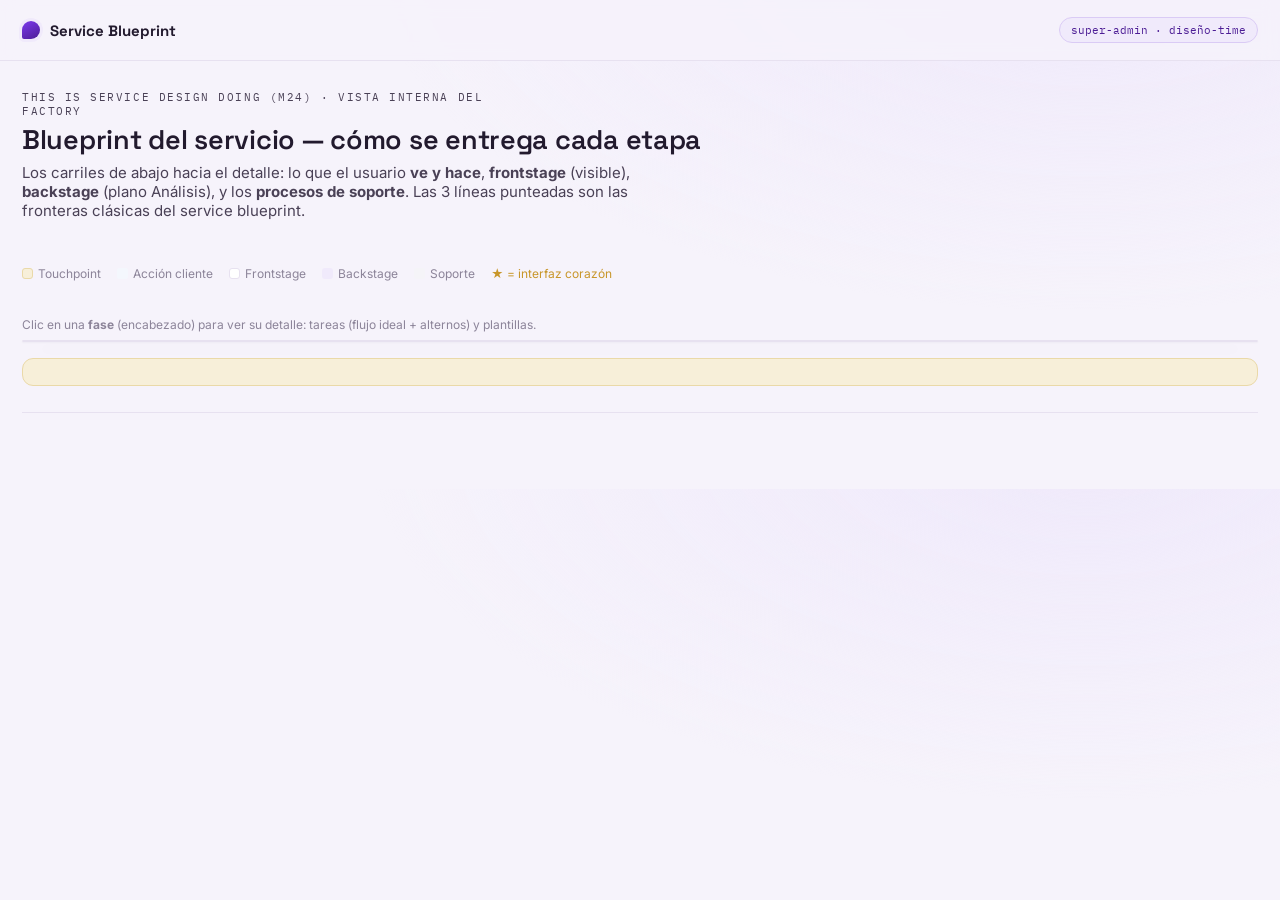
<file: proyecto/prototypes/service-blueprint.html>
<!doctype html><html lang="es"><head><meta charset="utf-8"><meta name="viewport" content="width=device-width, initial-scale=1"><title>Service Blueprint · prenter-harness (super-admin)</title><!-- GENERADO por tooling/scripts/gen_prototypes.py desde service/process/. No editar a mano. --><link rel="preconnect" href="https://fonts.googleapis.com"><link rel="preconnect" href="https://fonts.gstatic.com" crossorigin><link href="https://fonts.googleapis.com/css2?family=Space+Grotesk:wght@400;500;600;700&family=Inter:wght@400;500;600&family=IBM+Plex+Mono:wght@400;500&display=swap" rel="stylesheet"><style>
:root{--ink:#221A2E;--ink-soft:#4A4156;--ink-faint:#8C8499;--paper:#F6F3FB;--card:#fff;--line:#E7E1F0;
--purpura:#7C3AED;--purpura-deep:#4C1D95;--purpura-wash:#F0EAFB;--oro:#C8962A;--oro-bright:#E6BC57;--oro-wash:#F7EFD9;
--shadow:0 1px 2px rgba(34,26,46,.04),0 8px 28px rgba(34,26,46,.07)}
*{box-sizing:border-box}body{margin:0;background:radial-gradient(1200px 600px at 85% -10%,#EFE9FB 0%,transparent 60%),var(--paper);color:var(--ink);font-family:Inter,system-ui,sans-serif;font-size:15px}
.wrap{max-width:1280px;margin:0 auto;padding:0 22px}.mono{font-family:"IBM Plex Mono",monospace}h1,h2{font-family:"Space Grotesk";letter-spacing:-.01em}
header.top{position:sticky;top:0;z-index:30;background:rgba(246,243,251,.85);backdrop-filter:blur(8px);border-bottom:1px solid var(--line)}
.top .wrap{display:flex;align-items:center;gap:14px;height:60px}
.brand{display:flex;align-items:center;gap:10px;font-family:"Space Grotesk";font-weight:700}
.brand .dot{width:18px;height:18px;border-radius:50% 50% 50% 2px;background:linear-gradient(150deg,var(--purpura),var(--purpura-deep));box-shadow:0 0 0 3px var(--purpura-wash)}
.super{margin-left:auto;font-family:"IBM Plex Mono";font-size:11px;color:var(--purpura-deep);background:var(--purpura-wash);border:1px solid #DACBF5;padding:5px 11px;border-radius:999px}
.intro{padding:26px 0 6px}.eyebrow{font-family:"IBM Plex Mono";font-size:11px;letter-spacing:.14em;text-transform:uppercase;color:var(--purpura);margin:0 0 8px}
.intro h1{font-size:27px;margin:0 0 6px;font-weight:600}.intro p{color:var(--ink-soft);max-width:74ch;margin:.3em 0}
.tabs{display:flex;gap:8px;margin:18px 0 4px;flex-wrap:wrap}
.tabs button{font:inherit;font-size:13.5px;border:1px solid var(--line);background:var(--card);color:var(--ink-soft);padding:9px 15px;border-radius:11px;cursor:pointer;text-align:left;box-shadow:var(--shadow)}
.tabs button .id{font-family:"IBM Plex Mono";font-size:11px;color:var(--ink-faint);display:block}
.tabs button[aria-pressed=true]{background:var(--ink);color:#fff;border-color:var(--ink)}.tabs button[aria-pressed=true] .id{color:#C9BEDA}
.meta-line{display:flex;gap:14px;flex-wrap:wrap;margin:14px 0;font-size:13px;color:var(--ink-soft)}.meta-line b{color:var(--ink)}.meta-line .lens{color:var(--purpura-deep);font-weight:600}
.legend{display:flex;gap:8px 16px;flex-wrap:wrap;margin:6px 0 16px;font-size:12px;color:var(--ink-faint)}.legend i{width:11px;height:11px;border-radius:3px;display:inline-block;margin-right:5px;vertical-align:-1px}
.scroll{overflow-x:auto;border:1px solid var(--line);border-radius:14px;box-shadow:var(--shadow);background:var(--card)}
.grid{display:grid;min-width:1100px}
.grid>div{border-right:1px solid var(--line);border-bottom:1px solid var(--line);padding:11px 12px;font-size:12px;line-height:1.4}
.hcell{background:var(--ink);color:#fff;font-family:"Space Grotesk";font-weight:600;font-size:12.5px}
.hcell.lead{font-family:"IBM Plex Mono";font-weight:500;font-size:11px;color:#C9BEDA;display:flex;align-items:center}
.emo{background:#FBF9FE;text-align:center;font-size:16px}.emo.lead{font-family:"IBM Plex Mono";font-size:10px;color:var(--ink-faint);text-align:left}
.rowlabel{position:sticky;left:0;z-index:4;font-family:"Space Grotesk";font-weight:600;font-size:11.5px;display:flex;align-items:center}
.lane-touch{background:var(--oro-wash)}.lane-touch.rowlabel{background:#F2E7C8}
.lane-cli{background:#F4F7FD}.lane-cli.rowlabel{background:#E6EEFA}
.lane-usr{background:#fff}.lane-usr.rowlabel{background:var(--paper)}
.lane-front{background:#fff}.lane-front.rowlabel{background:var(--paper)}
.lane-back{background:var(--purpura-wash)}.lane-back.rowlabel{background:#E6DBF8}
.lane-sup{background:#F5F4F8;color:var(--ink-soft)}.lane-sup.rowlabel{background:#ECEAF1;color:var(--ink)}
.cell .heart{color:var(--oro);font-weight:700}.dim{color:var(--ink-faint)}
.linerow{grid-column:1 / -1;border:0!important;padding:0!important;height:0;position:relative;z-index:7}
.linerow span{position:absolute;left:14px;top:-9px;z-index:6;white-space:nowrap;font-family:"IBM Plex Mono";font-size:10px;letter-spacing:.08em;text-transform:uppercase;background:var(--paper);padding:2px 8px;border:1px dashed var(--purpura);border-radius:999px;color:var(--purpura-deep)}
.linerow::before{content:"";position:absolute;left:0;right:0;top:0;border-top:2px dashed var(--purpura);opacity:.5}
.reading{margin:16px 0 10px;padding:13px 15px;background:var(--oro-wash);border:1px solid #EAD9A8;border-radius:11px;font-size:13px;color:#6b5212}
.hint{font-size:12px;color:var(--ink-faint);margin:14px 0 8px}.hcell.ph{cursor:pointer}.hcell.ph .zoom{opacity:.5;font-size:10px;margin-left:4px}.hcell.ph.sel{background:var(--purpura-deep)}
.detalle{margin:14px 0 0;padding:18px 20px;background:var(--card);border:1px solid var(--line);border-radius:14px;box-shadow:var(--shadow);font-size:13.5px}
.detalle:empty{display:none}.detalle h3{margin:0 0 4px;font-size:18px}.detalle h4{margin:16px 0 6px;font-size:12px;letter-spacing:.1em;text-transform:uppercase;color:var(--purpura)}
.detalle ol.flow{margin:0;padding-left:20px}.detalle ol.flow li{margin:5px 0;line-height:1.5}
.carril{font-family:"IBM Plex Mono";font-size:10px;padding:1px 6px;border-radius:5px;margin-right:4px}
.c-cliente{background:#EAF0FB;color:#2552A8}.c-consultor{background:var(--oro-wash);color:#7a5a10}.c-sistema{background:var(--purpura-wash);color:var(--purpura-deep)}
.detalle .alt{margin:5px 0;padding:8px 10px;background:#FBFAFE;border-left:2px solid var(--purpura);border-radius:6px}
.detalle details{margin:6px 0;border:1px solid var(--line);border-radius:8px;padding:6px 10px}.detalle summary{cursor:pointer;font-family:"IBM Plex Mono";font-size:12px;color:var(--purpura-deep)}
.detalle pre{white-space:pre-wrap;font-family:"IBM Plex Mono";font-size:12px;color:var(--ink-soft);margin:8px 0 2px;line-height:1.5}
.detalle .muted{color:var(--ink-faint);font-size:12px;margin:10px 0 0}
footer{border-top:1px solid var(--line);margin-top:26px;padding:20px 0 56px;color:var(--ink-faint);font-size:12px}footer code{font-family:"IBM Plex Mono";color:var(--ink-soft)}
@media (prefers-reduced-motion:reduce){*{animation:none!important;transition:none!important}}
</style></head><body><header class="top"><div class="wrap"><div class="brand"><span class="dot"></span> Service Blueprint</div>
<span class="super">super-admin · diseño-time</span></div></header>
<main class="wrap"><section class="intro"><p class="eyebrow">This Is Service Design Doing (M24) · vista interna del factory</p>
<h1>Blueprint del servicio — cómo se entrega cada etapa</h1>
<p>Los carriles de abajo hacia el detalle: lo que el usuario <b>ve y hace</b>, <b>frontstage</b> (visible),
<b>backstage</b> (plano Análisis), y los <b>procesos de soporte</b>. Las 3 líneas punteadas son las fronteras clásicas del service blueprint.</p>
<div class="tabs" id="tabs"></div><div class="meta-line" id="meta"></div>
<div class="legend"><span><i style="background:var(--oro-wash);border:1px solid #EAD9A8"></i>Touchpoint</span>
<span><i style="background:#F4F7FD"></i>Acción cliente</span><span><i style="background:#fff;border:1px solid var(--line)"></i>Frontstage</span>
<span><i style="background:var(--purpura-wash)"></i>Backstage</span><span><i style="background:#F5F4F8"></i>Soporte</span>
<span class="heart" style="color:var(--oro)">★ = interfaz corazón</span></div></section>
<p class="hint">Clic en una <b>fase</b> (encabezado) para ver su detalle: tareas (flujo ideal + alternos) y plantillas.</p>
<div class="scroll"><div class="grid" id="bp"></div></div><div class="reading" id="reading"></div>
<div class="detalle" id="detalle"></div>
<footer id="foot"></footer></main></body></html>
</file>
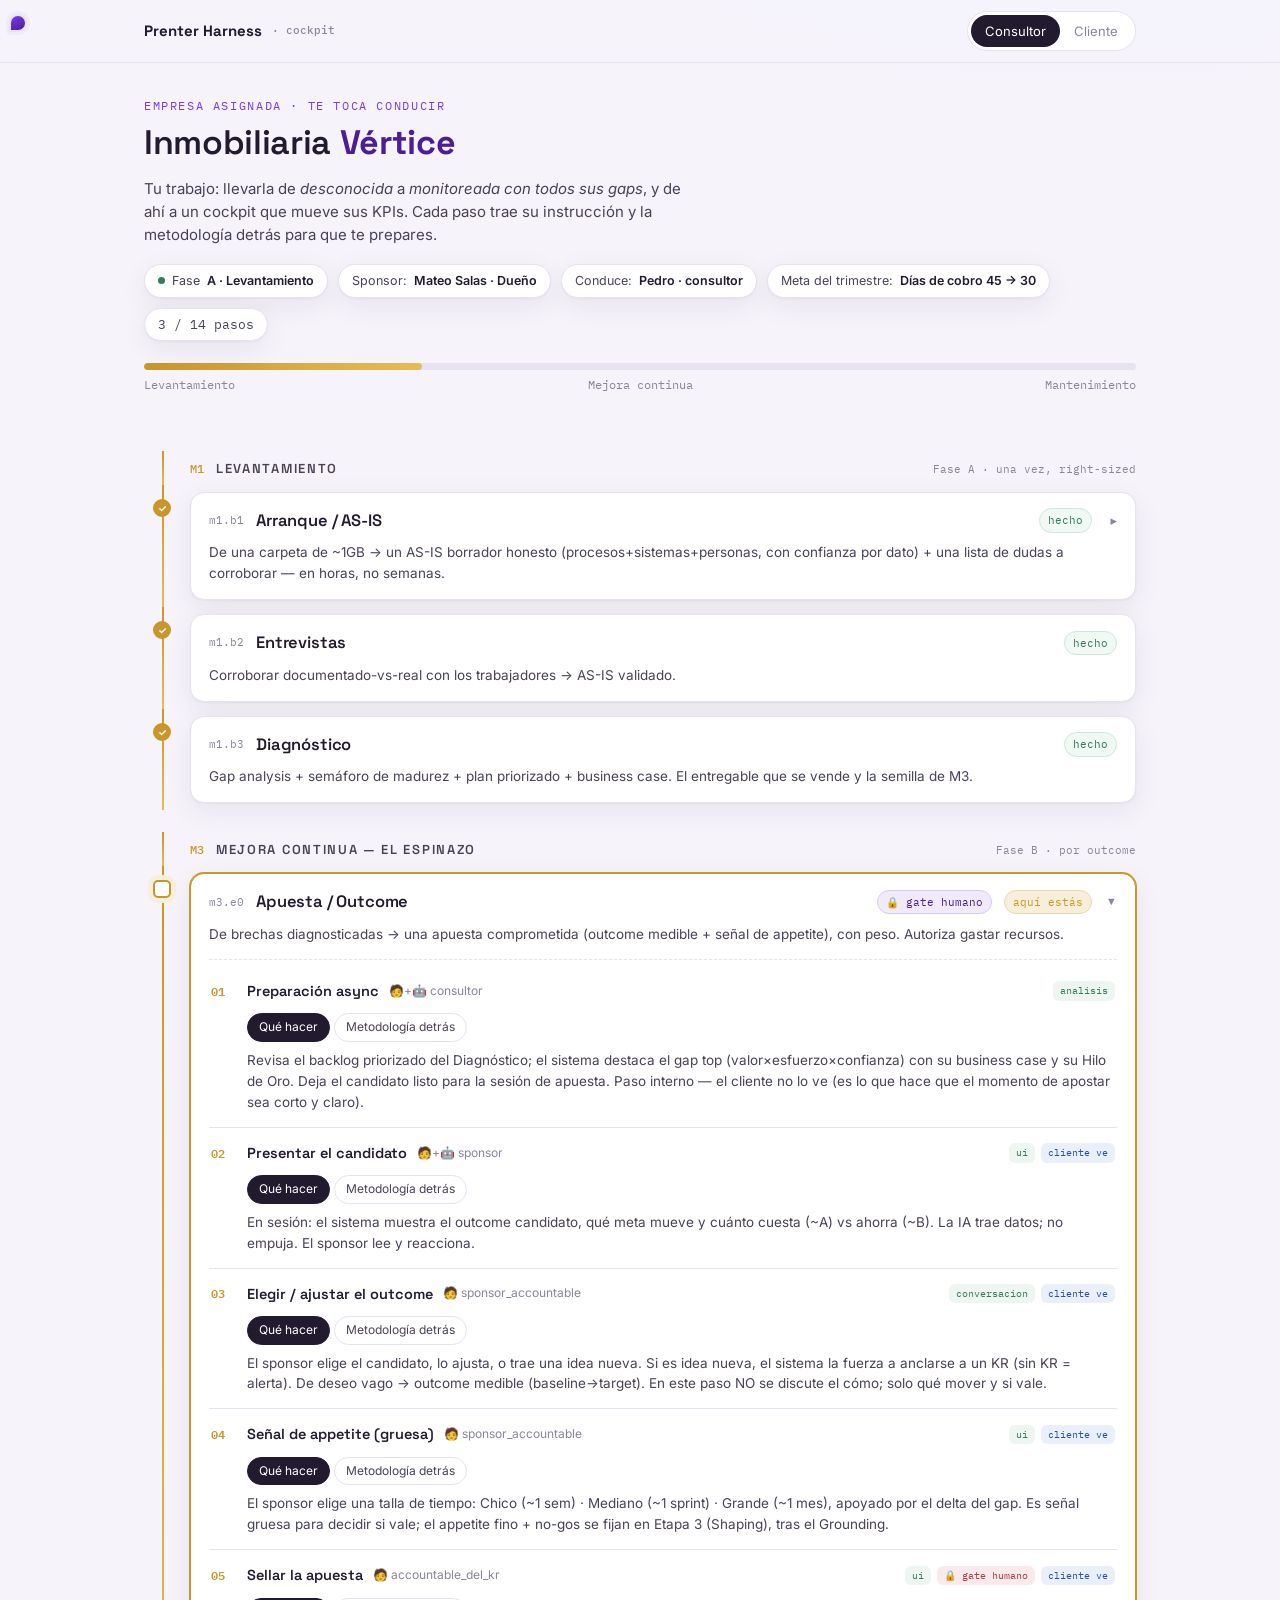
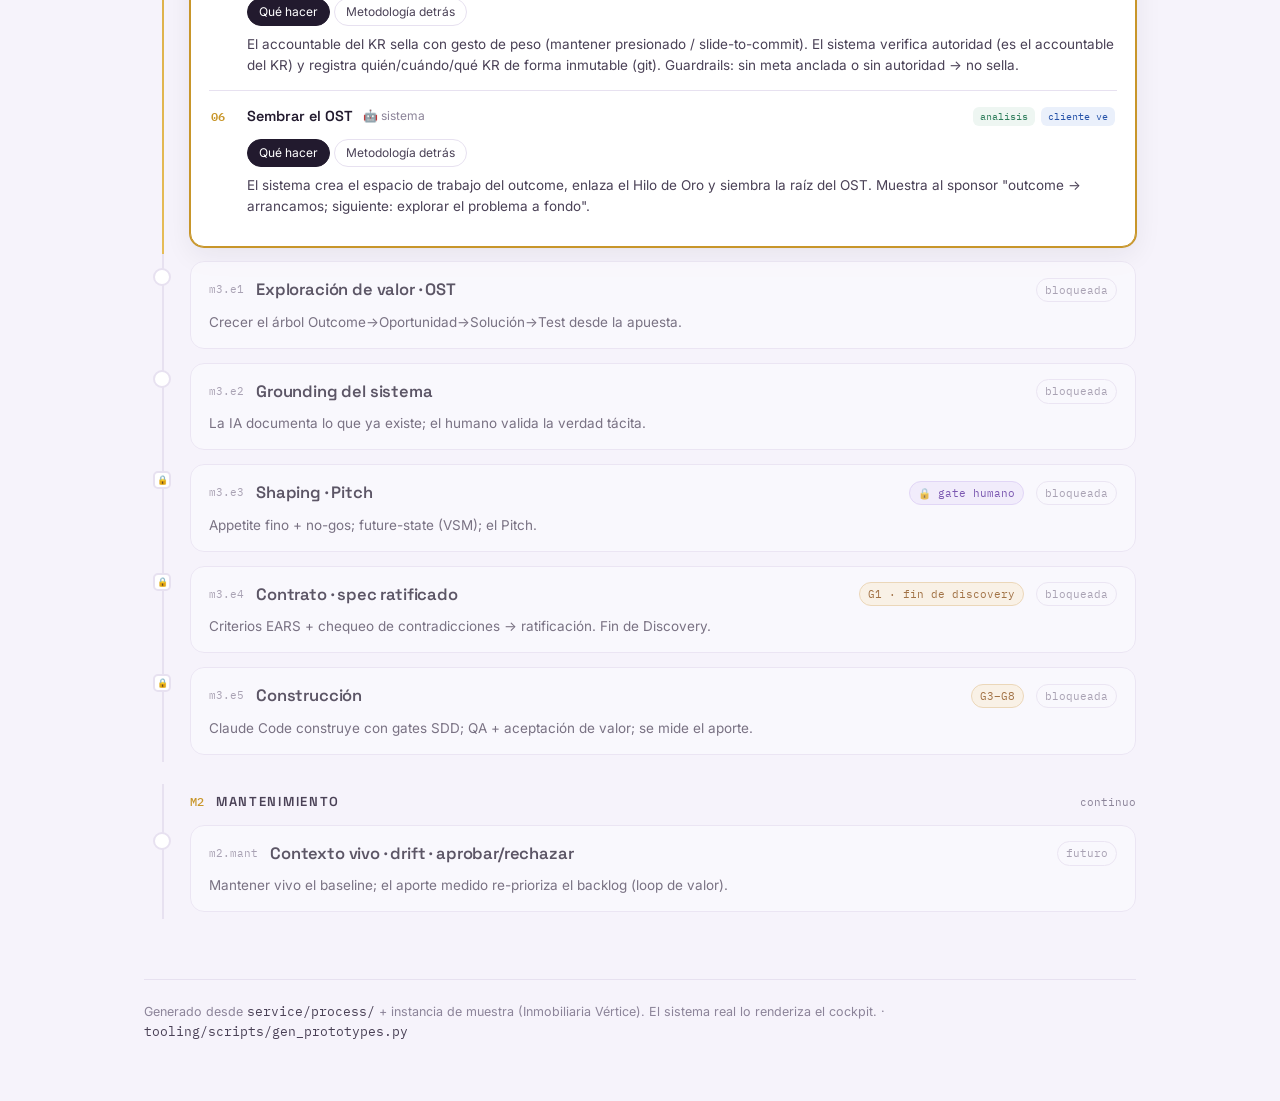
<file: proyecto/prototypes/vista-consultor.html>
<!doctype html><html lang="es"><head><meta charset="utf-8"><meta name="viewport" content="width=device-width, initial-scale=1"><title>Vista Consultor · prenter-harness</title><!-- GENERADO por tooling/scripts/gen_prototypes.py desde service/process/. No editar a mano. --><link rel="preconnect" href="https://fonts.googleapis.com"><link rel="preconnect" href="https://fonts.gstatic.com" crossorigin><link href="https://fonts.googleapis.com/css2?family=Space+Grotesk:wght@400;500;600;700&family=Inter:wght@400;500;600&family=IBM+Plex+Mono:wght@400;500&display=swap" rel="stylesheet"><style>
:root{--ink:#221A2E;--ink-soft:#4A4156;--ink-faint:#8C8499;--paper:#F6F3FB;--card:#fff;--line:#E7E1F0;
--purpura:#7C3AED;--purpura-deep:#4C1D95;--purpura-wash:#F0EAFB;--oro:#C8962A;--oro-bright:#E6BC57;--oro-wash:#F7EFD9;
--shadow:0 1px 2px rgba(34,26,46,.04),0 8px 28px rgba(34,26,46,.07);--thread-w:2px}
*{box-sizing:border-box}body{margin:0;background:radial-gradient(1200px 600px at 85% -10%,#EFE9FB 0%,transparent 60%),var(--paper);
color:var(--ink);font-family:Inter,system-ui,sans-serif;font-size:15px;line-height:1.55}
.wrap{max-width:1040px;margin:0 auto;padding:0 24px}.mono{font-family:"IBM Plex Mono",monospace}
h1,h2,h3,.disp{font-family:"Space Grotesk",sans-serif;letter-spacing:-.01em}
header.top{position:sticky;top:0;z-index:20;backdrop-filter:blur(8px);background:rgba(246,243,251,.82);border-bottom:1px solid var(--line)}
.top .wrap{display:flex;align-items:center;gap:18px;height:62px}
.brand{display:flex;align-items:center;gap:10px;font-family:"Space Grotesk";font-weight:700}
.brand .dot{width:18px;height:18px;border-radius:50% 50% 50% 2px;background:linear-gradient(150deg,var(--purpura),var(--purpura-deep));box-shadow:0 0 0 3px var(--purpura-wash)}
.brand small{font-weight:500;color:var(--ink-faint);font-family:"IBM Plex Mono";font-size:11px}
.viewtoggle{margin-left:auto;display:flex;background:var(--card);border:1px solid var(--line);border-radius:999px;padding:3px}
.viewtoggle button{font:inherit;font-size:13px;border:0;background:none;color:var(--ink-soft);padding:6px 14px;border-radius:999px;cursor:pointer}
.viewtoggle button[aria-pressed=true]{background:var(--ink);color:#fff}.viewtoggle button:disabled{color:var(--ink-faint);cursor:not-allowed}
.ctx{padding:34px 0 8px}.eyebrow{font-family:"IBM Plex Mono";font-size:11.5px;letter-spacing:.14em;text-transform:uppercase;color:var(--purpura);margin:0 0 10px}
.ctx h1{font-size:34px;line-height:1.08;margin:0 0 6px;font-weight:600}.ctx h1 b{color:var(--purpura-deep);font-weight:700}
.ctx .sub{color:var(--ink-soft);max-width:62ch}
.meta{display:flex;flex-wrap:wrap;gap:10px;margin-top:18px}
.pill{display:inline-flex;align-items:center;gap:7px;background:var(--card);border:1px solid var(--line);border-radius:999px;padding:6px 13px;font-size:12.5px;color:var(--ink-soft);box-shadow:var(--shadow)}
.pill b{color:var(--ink);font-weight:600}.pill .k{width:7px;height:7px;border-radius:50%}
.progress{margin:22px 0 6px;height:7px;background:var(--line);border-radius:999px;overflow:hidden}
.progress>i{display:block;height:100%;border-radius:999px;background:linear-gradient(90deg,var(--oro),var(--oro-bright));transition:width 1.1s cubic-bezier(.2,.7,.2,1)}
.progress-label{display:flex;justify-content:space-between;font-size:12px;color:var(--ink-faint);font-family:"IBM Plex Mono";margin-top:6px}
.journey{position:relative;padding:26px 0 60px}
.band{display:flex;align-items:baseline;gap:12px;margin:30px 0 6px;position:relative;padding-left:46px}
.band::before{content:"";position:absolute;left:18px;top:-8px;bottom:-8px;width:var(--thread-w);background:var(--line)}
.band.on-thread::before{background:linear-gradient(var(--oro),var(--oro-bright))}
.band .num{font-family:"IBM Plex Mono";font-size:12px;color:var(--oro);font-weight:500}
.band h2{font-size:13px;letter-spacing:.13em;text-transform:uppercase;margin:0;color:var(--ink-soft);font-weight:600}
.band .phase{margin-left:auto;font-family:"IBM Plex Mono";font-size:11px;color:var(--ink-faint)}
.node{position:relative;display:grid;grid-template-columns:46px 1fr}
.rail{position:relative}.rail::before{content:"";position:absolute;left:18px;top:0;bottom:0;width:var(--thread-w);background:var(--line)}
.node.done .rail::before,.node.current .rail::before{background:linear-gradient(var(--oro),var(--oro-bright))}
.dot{position:absolute;left:9px;top:14px;width:18px;height:18px;border-radius:50%;background:var(--card);border:2px solid var(--line);z-index:2}
.node.done .dot{background:var(--oro);border-color:var(--oro)}.node.done .dot::after{content:"✓";position:absolute;inset:0;display:grid;place-items:center;color:#fff;font-size:10px;font-weight:700}
.node.current .dot{border-color:var(--oro);box-shadow:0 0 0 5px var(--oro-wash);animation:pulse 2.2s infinite}
.node.gate .dot{border-radius:5px}.node.gate.locked .dot::after{content:"🔒";position:absolute;inset:0;display:grid;place-items:center;font-size:9px}
@keyframes pulse{0%,100%{box-shadow:0 0 0 5px var(--oro-wash)}50%{box-shadow:0 0 0 9px rgba(200,150,42,.10)}}
.etapa{margin:7px 0;padding:15px 18px;background:var(--card);border:1px solid var(--line);border-radius:14px;box-shadow:var(--shadow)}
.node.current .etapa{border-color:var(--oro);box-shadow:0 0 0 1px var(--oro),var(--shadow)}
.node.locked .etapa{background:#FBFAFE;box-shadow:none;opacity:.72}
.etapa-head{display:flex;align-items:center;gap:12px;cursor:default;border-radius:8px}
.etapa:has(.pasos)>.etapa-head{cursor:pointer}.etapa-head:focus-visible{outline:2px solid var(--purpura);outline-offset:3px}
.etapa-head .id{font-family:"IBM Plex Mono";font-size:11px;color:var(--ink-faint)}
.etapa-head h3{font-size:16.5px;margin:0;font-weight:600}.etapa-head .grow{flex:1}
.chip{font-family:"IBM Plex Mono";font-size:10.5px;padding:3px 8px;border-radius:999px;border:1px solid var(--line);color:var(--ink-soft);white-space:nowrap}
.chip.state-done{color:#2E7D5B;border-color:#CDE7DA;background:#F1F9F5}.chip.state-current{color:var(--oro);border-color:#EAD9A8;background:var(--oro-wash)}
.chip.state-locked,.chip.state-futuro{color:var(--ink-faint)}.chip.gate{color:var(--purpura-deep);border-color:#DACBF5;background:var(--purpura-wash)}
.chip.gate.g1{color:#824200;border-color:#E8CDA0;background:#FBF1DF}
.caret{margin-left:6px;color:var(--ink-faint);transition:transform .25s;font-size:13px}.etapa.open .caret{transform:rotate(90deg)}
.etapa .desc{color:var(--ink-soft);font-size:13.5px;margin:9px 0 0}
.pasos{display:none;margin-top:14px;border-top:1px dashed var(--line);padding-top:6px}.etapa.open .pasos{display:block}
.paso{padding:14px 2px;border-bottom:1px solid var(--line)}.paso:last-child{border-bottom:0}
.paso-head{display:flex;align-items:center;gap:10px;flex-wrap:wrap}
.paso-no{font-family:"IBM Plex Mono";font-size:12px;color:var(--oro);font-weight:600;width:26px}
.paso-head h4{font-size:14.5px;margin:0;font-family:"Space Grotesk";font-weight:600}.actor{font-size:12px;color:var(--ink-faint)}
.tags{display:flex;gap:6px;flex-wrap:wrap;margin-left:auto}
.tags .t{font-family:"IBM Plex Mono";font-size:10px;padding:2px 7px;border-radius:6px;background:var(--purpura-wash);color:var(--purpura-deep)}
.tags .t.plane{background:#EEF6F2;color:#2E7D5B}.tags .t.gate{background:#FBEAEC;color:#B23A48}.tags .t.client{background:#EAF0FB;color:#2552A8}
.paso-body{margin:11px 0 0 36px}.tabs{display:flex;gap:4px;margin-bottom:8px}
.tabs button{font:inherit;font-size:12px;border:1px solid var(--line);background:var(--card);color:var(--ink-soft);padding:4px 11px;border-radius:999px;cursor:pointer}
.tabs button[aria-pressed=true]{background:var(--ink);color:#fff;border-color:var(--ink)}
.panel{font-size:13.5px;color:var(--ink-soft);display:none}.panel.on{display:block}
footer{border-top:1px solid var(--line);padding:22px 0 60px;color:var(--ink-faint);font-size:12.5px}footer code{font-family:"IBM Plex Mono";color:var(--ink-soft)}
@media (prefers-reduced-motion:reduce){*{animation:none!important;transition:none!important}}
</style></head><body><header class="top"><div class="wrap">
<div class="brand"><span class="dot"></span> Prenter&nbsp;Harness <small>· cockpit</small></div>
<div class="viewtoggle" role="group" aria-label="Vista"><button aria-pressed="true">Consultor</button>
<button disabled title="Próximamente">Cliente</button></div></div></header>
<main class="wrap">
<section class="ctx"><p class="eyebrow">Empresa asignada · te toca conducir</p>
<h1 id="empresa"></h1><p class="sub">Tu trabajo: llevarla de <em>desconocida</em> a <em>monitoreada con todos sus gaps</em>,
y de ahí a un cockpit que mueve sus KPIs. Cada paso trae su instrucción y la metodología detrás para que te prepares.</p>
<div class="meta" id="meta"></div>
<div class="progress"><i id="bar"></i></div>
<div class="progress-label"><span>Levantamiento</span><span>Mejora continua</span><span>Mantenimiento</span></div></section>
<section class="journey" id="journey"></section>
<footer id="foot"></footer></main><script>
const J = {"empresa": "Inmobiliaria Vértice", "empresa_marca": ["Inmobiliaria", "Vértice"], "sponsor": "Mateo Salas · Dueño", "consultor": "Pedro", "fase": "A · Levantamiento", "meta": "Días de cobro 45 → 30", "progreso": 0.28, "pasos_hechos": 3, "pasos_total": 14, "modulos": [{"id": "m1", "nombre": "Levantamiento", "nota": "Fase A · una vez, right-sized", "etapas": [{"id": "m1.b1", "nombre": "Arranque / AS-IS", "estado": "done", "gate": null, "gateCls": "", "desc": "De una carpeta de ~1GB → un AS-IS borrador honesto (procesos+sistemas+personas, con confianza por dato) + una lista de dudas a corroborar — en horas, no semanas.", "pasos": [{"no": "01", "titulo": "Encuadre (\"Hola\")", "actor": "🧑+🤖 consultor", "plano": "conversacion", "gate": null, "clienteVe": true, "emo": "🙂", "quehacer": "Abre el workspace de la empresa y conduce el \"hola\": captura sector, sponsor, objetivos (OKR ligero) y\nquién tiene autoridad (RACI). **Híbrido:** por defecto un kickoff virtual (30 min, transcrito → resumen IA);\nsi el cliente prefiere, un formulario coach-led async. Pide el organigrama (lo que tengan) y completa lo que\nfalte en la reunión. Conversación corta, no formulario gigante. Siembra la capa de contexto org.", "detras": "ISO 9001 cl.4 (contexto de la organización — ontología, no aparato). OKR (M21): objetivos del trimestre.\nRACI: el modelo de autoridad que luego habilita los gates. Reunión virtual + resumen IA = plano Conversación."}, {"no": "02", "titulo": "Conectar fuentes", "actor": "🧑+🤖 consultor", "plano": "ui", "gate": null, "clienteVe": true, "emo": "🙂", "quehacer": "Apunta a la carpeta Drive (~1GB) y a los repos de código; el cliente otorga accesos. Si no hay repos,\nmarca \"sin sistemas\" → todo será gap/oportunidad (greenfield).", "detras": "Grounding/Provenance (M23): desde aquí cada artefacto cargará su fuente para no confiar en nada a ciegas."}, {"no": "03", "titulo": "Ingesta + triage", "actor": "🤖 analisis", "plano": "analisis", "gate": null, "clienteVe": false, "emo": "😌", "quehacer": "Lanza la ingesta (asíncrona) y lee el **índice de basura**: \"1200 docs: 60% obsoletos, 15% duplicados,\n25% útiles\" → sabes dónde mirar. No intenta entender todo: clasifica y rankea. (Crudo para el consultor;\nal cliente se le enmarca como hallazgo de venta, no se le muestra el triage en bruto.)", "detras": "Grounding/Provenance (M23): cada artefacto queda con fuente·confianza·frescura. Antídoto a \"garbage in\"."}, {"no": "04", "titulo": "document-project de sistemas", "actor": "🤖 analisis", "plano": "analisis", "gate": null, "clienteVe": false, "emo": "😮", "quehacer": "La máquina recorre los repos y contrasta el código contra su documentación → SYSTEM-MAP borrador +\ncapabilities + drift documentado-vs-real. Observa; ajusta si conoces algo (ej. \"ese módulo lo lleva un tercero\").", "detras": "SYSTEM-MAP / document-project (M14, reverse-engineer del código real). ArchiMate (M13): qué procesos son\ndigitales = capa-negocio↔capa-aplicación."}, {"no": "05", "titulo": "AS-IS borrador con confianza", "actor": "🤖 analisis", "plano": "analisis", "gate": null, "clienteVe": false, "emo": "💡", "quehacer": "La máquina ensambla el AS-IS: procesos clasificados en APQC PCF, sistemas del SYSTEM-MAP, personas/áreas,\ncada dato con su confianza. Lo recorres de un vistazo: dónde es sólido (🟢) y dónde no (🟡/🔴).", "detras": "APQC PCF (M12): taxonomía para no perderse / cobertura completa. Grounding/Provenance (M23): la confianza\npor dato es honestidad visible, no adorno."}, {"no": "06", "titulo": "Revisión + marcado \"a corroborar\"", "actor": "🧑 consultor", "plano": "ui", "gate": null, "clienteVe": false, "emo": "💪", "quehacer": "Recorre el AS-IS: corrige lo que conoces y **marca lo dudoso** (🟡 inferido/viejo · 🔴 hueco). Eso arma\nla **lista \"a corroborar\"** = el input de las entrevistas (b2). Enfocas tu esfuerzo humano donde no hay confianza.", "detras": "Grounding (M23): el marcado convierte la incertidumbre en una agenda concreta de corroboración (handoff a b2)."}]}, {"id": "m1.b2", "nombre": "Entrevistas", "estado": "done", "gate": null, "gateCls": "", "desc": "Corroborar documentado-vs-real con los trabajadores → AS-IS validado.", "pasos": []}, {"id": "m1.b3", "nombre": "Diagnóstico", "estado": "done", "gate": null, "gateCls": "", "desc": "Gap analysis + semáforo de madurez + plan priorizado + business case. El entregable que se vende y la semilla de M3.", "pasos": []}], "onThread": true}, {"id": "m3", "nombre": "Mejora continua — el Espinazo", "nota": "Fase B · por outcome", "etapas": [{"id": "m3.e0", "nombre": "Apuesta / Outcome", "estado": "current", "gate": "🔒 gate humano", "gateCls": "gate", "desc": "De brechas diagnosticadas → una apuesta comprometida (outcome medible + señal de appetite), con peso. Autoriza gastar recursos.", "pasos": [{"no": "01", "titulo": "Preparación async", "actor": "🧑+🤖 consultor", "plano": "analisis", "gate": null, "clienteVe": false, "emo": "·", "quehacer": "Revisa el backlog priorizado del Diagnóstico; el sistema destaca el gap top (valor×esfuerzo×confianza)\ncon su business case y su Hilo de Oro. Deja el candidato listo para la sesión de apuesta. Paso interno\n— el cliente no lo ve (es lo que hace que el momento de apostar sea corto y claro).", "detras": "FinOps Quantify Value (M22) para el costo/ahorro; Impact Mapping (M06) + Hilo de Oro (§2) para el anclaje al KR."}, {"no": "02", "titulo": "Presentar el candidato", "actor": "🧑+🤖 sponsor", "plano": "ui", "gate": null, "clienteVe": true, "emo": "🙂", "quehacer": "En sesión: el sistema muestra el outcome candidato, qué meta mueve y cuánto cuesta (~A) vs ahorra (~B).\nLa IA trae datos; no empuja. El sponsor lee y reacciona.", "detras": "Impact Mapping (M06) conecta el outcome a la meta; FinOps (M22) da el business case visible."}, {"no": "03", "titulo": "Elegir / ajustar el outcome", "actor": "🧑 sponsor_accountable", "plano": "conversacion", "gate": null, "clienteVe": true, "emo": "🤔", "quehacer": "El sponsor elige el candidato, lo ajusta, o trae una idea nueva. Si es idea nueva, el sistema la fuerza\na anclarse a un KR (sin KR = alerta). De deseo vago → outcome medible (baseline→target). En este paso\nNO se discute el cómo; solo qué mover y si vale.", "detras": "OKR (M21): el outcome = un KR. OST root (M02, Torres): el outcome será la raíz del árbol. Impact Mapping (M06): outcome↔objetivo."}, {"no": "04", "titulo": "Señal de appetite (gruesa)", "actor": "🧑 sponsor_accountable", "plano": "ui", "gate": null, "clienteVe": true, "emo": "🤔", "quehacer": "El sponsor elige una talla de tiempo: Chico (~1 sem) · Mediano (~1 sprint) · Grande (~1 mes), apoyado\npor el delta del gap. Es señal gruesa para decidir si vale; el appetite fino + no-gos se fijan en\nEtapa 3 (Shaping), tras el Grounding.", "detras": "Shape Up (M04): appetite como tiempo fijo / alcance variable; tallas = small/big batch."}, {"no": "05", "titulo": "Sellar la apuesta", "actor": "🧑 accountable_del_kr", "plano": "ui", "gate": "🔒 gate humano", "clienteVe": true, "emo": "💪", "quehacer": "El accountable del KR sella con gesto de peso (mantener presionado / slide-to-commit). El sistema\nverifica autoridad (es el accountable del KR) y registra quién/cuándo/qué KR de forma inmutable (git).\nGuardrails: sin meta anclada o sin autoridad → no sella.", "detras": "Shape Up betting (M04): el commit de la apuesta. RACI / autoridad (VISION-DESARROLLOS §12, ISO 9001 cl.5.3):\nsolo el accountable puede sellar. FinOps (M22): el business case visible al sellar."}, {"no": "06", "titulo": "Sembrar el OST", "actor": "🤖 sistema", "plano": "analisis", "gate": null, "clienteVe": true, "emo": "😌", "quehacer": "El sistema crea el espacio de trabajo del outcome, enlaza el Hilo de Oro y siembra la raíz del OST.\nMuestra al sponsor \"outcome → arrancamos; siguiente: explorar el problema a fondo\".", "detras": "OST (M02, Torres): el outcome apostado = raíz del árbol Outcome→Oportunidad→Solución→Test (Etapa 1)."}]}, {"id": "m3.e1", "nombre": "Exploración de valor · OST", "estado": "locked", "gate": null, "gateCls": "", "desc": "Crecer el árbol Outcome→Oportunidad→Solución→Test desde la apuesta.", "pasos": []}, {"id": "m3.e2", "nombre": "Grounding del sistema", "estado": "locked", "gate": null, "gateCls": "", "desc": "La IA documenta lo que ya existe; el humano valida la verdad tácita.", "pasos": []}, {"id": "m3.e3", "nombre": "Shaping · Pitch", "estado": "locked", "gate": "🔒 gate humano", "gateCls": "gate", "desc": "Appetite fino + no-gos; future-state (VSM); el Pitch.", "pasos": []}, {"id": "m3.e4", "nombre": "Contrato · spec ratificado", "estado": "locked", "gate": "G1 · fin de discovery", "gateCls": "gate g1", "desc": "Criterios EARS + chequeo de contradicciones → ratificación. Fin de Discovery.", "pasos": []}, {"id": "m3.e5", "nombre": "Construcción", "estado": "locked", "gate": "G3–G8", "gateCls": "gate g1", "desc": "Claude Code construye con gates SDD; QA + aceptación de valor; se mide el aporte.", "pasos": []}], "onThread": true}, {"id": "m2", "nombre": "Mantenimiento", "nota": "continuo", "etapas": [{"id": "m2.mant", "nombre": "Contexto vivo · drift · aprobar/rechazar", "estado": "futuro", "gate": null, "gateCls": "", "desc": "Mantener vivo el baseline; el aporte medido re-prioriza el backlog (loop de valor).", "pasos": []}], "onThread": false}]};

function md(s){s=(s||'').replace(/&/g,'&amp;').replace(/</g,'&lt;');s=s.replace(/\*\*(.+?)\*\*/g,'<b>$1</b>');return s.replace(/\s*\n\s*/g,' ').trim();}
const ST={done:'hecho',current:'aquí estás',locked:'bloqueada',futuro:'futuro'};
document.getElementById('empresa').innerHTML = J.empresa_marca ? (J.empresa_marca[0]+' <b>'+J.empresa_marca[1]+'</b>') : J.empresa;
document.getElementById('meta').innerHTML =
  `<span class="pill"><span class="k" style="background:#2E7D5B"></span> Fase <b>${J.fase}</b></span>`+
  `<span class="pill">Sponsor: <b>${J.sponsor}</b></span>`+
  `<span class="pill">Conduce: <b>${J.consultor} · consultor</b></span>`+
  `<span class="pill">Meta del trimestre: <b>${J.meta}</b></span>`+
  `<span class="pill mono">${J.pasos_hechos} / ${J.pasos_total} pasos</span>`;
document.getElementById('foot').innerHTML='Generado desde <code>service/process/</code> + instancia de muestra ('+J.empresa+'). El sistema real lo renderiza el cockpit. · <code>tooling/scripts/gen_prototypes.py</code>';
function pasos(e){let h='<div class="pasos">';e.pasos.forEach(p=>{
  let tags=`<span class="t plane">${p.plano}</span>`+(p.gate?`<span class="t gate">${p.gate}</span>`:'')+(p.clienteVe?'<span class="t client">cliente ve</span>':'');
  h+=`<div class="paso"><div class="paso-head"><span class="paso-no">${p.no}</span><h4>${p.titulo}</h4><span class="actor">${p.actor}</span><span class="tags">${tags}</span></div>
  <div class="paso-body"><div class="tabs"><button aria-pressed="true" data-t="q">Qué hacer</button><button aria-pressed="false" data-t="m">Metodología detrás</button></div>
  <div class="panel on" data-p="q">${md(p.quehacer)}</div><div class="panel" data-p="m">${md(p.detras)}</div></div></div>`;});
  return h+'</div>';}
let H='';
J.modulos.forEach(m=>{
  H+=`<div class="band ${m.onThread?'on-thread':''}"><span class="num">${m.id.toUpperCase()}</span><h2>${m.nombre}</h2><span class="phase">${m.nota}</span></div>`;
  m.etapas.forEach(e=>{
    const node = e.estado==='futuro'?'locked':e.estado;
    const hasP=e.pasos.length>0, open=e.estado==='current'&&hasP;
    const gate=e.gate?`<span class="chip ${e.gateCls}">${e.gate}</span>`:'';
    H+=`<div class="node ${node} ${e.gate?'gate':''}"><div class="rail"><span class="dot"></span></div>
    <div class="etapa ${open?'open':''}"><div class="etapa-head" ${hasP?'tabindex="0" role="button"':''}>
    <span class="id mono">${e.id}</span><h3>${e.nombre}</h3><span class="grow"></span>${gate}<span class="chip state-${e.estado}">${ST[e.estado]}</span>${hasP?'<span class="caret">▸</span>':''}</div>
    <p class="desc">${md(e.desc)}</p>${hasP?pasos(e):''}</div></div>`;});});
document.getElementById('journey').innerHTML=H;
addEventListener('load',()=>{document.getElementById('bar').style.width=(J.progreso*100)+'%';});
document.querySelectorAll('.etapa-head').forEach(h=>{const t=()=>{const e=h.closest('.etapa');if(!e.querySelector('.pasos'))return;const o=e.classList.toggle('open');h.setAttribute('aria-expanded',o);};h.addEventListener('click',t);h.addEventListener('keydown',ev=>{if(ev.key==='Enter'||ev.key===' '){ev.preventDefault();t();}});});
document.querySelectorAll('.tabs').forEach(tabs=>{const body=tabs.parentElement;tabs.querySelectorAll('button').forEach(b=>b.addEventListener('click',()=>{tabs.querySelectorAll('button').forEach(x=>x.setAttribute('aria-pressed',x===b));body.querySelectorAll('.panel').forEach(p=>p.classList.toggle('on',p.dataset.p===b.dataset.t));}));});

</script></body></html>
</file>
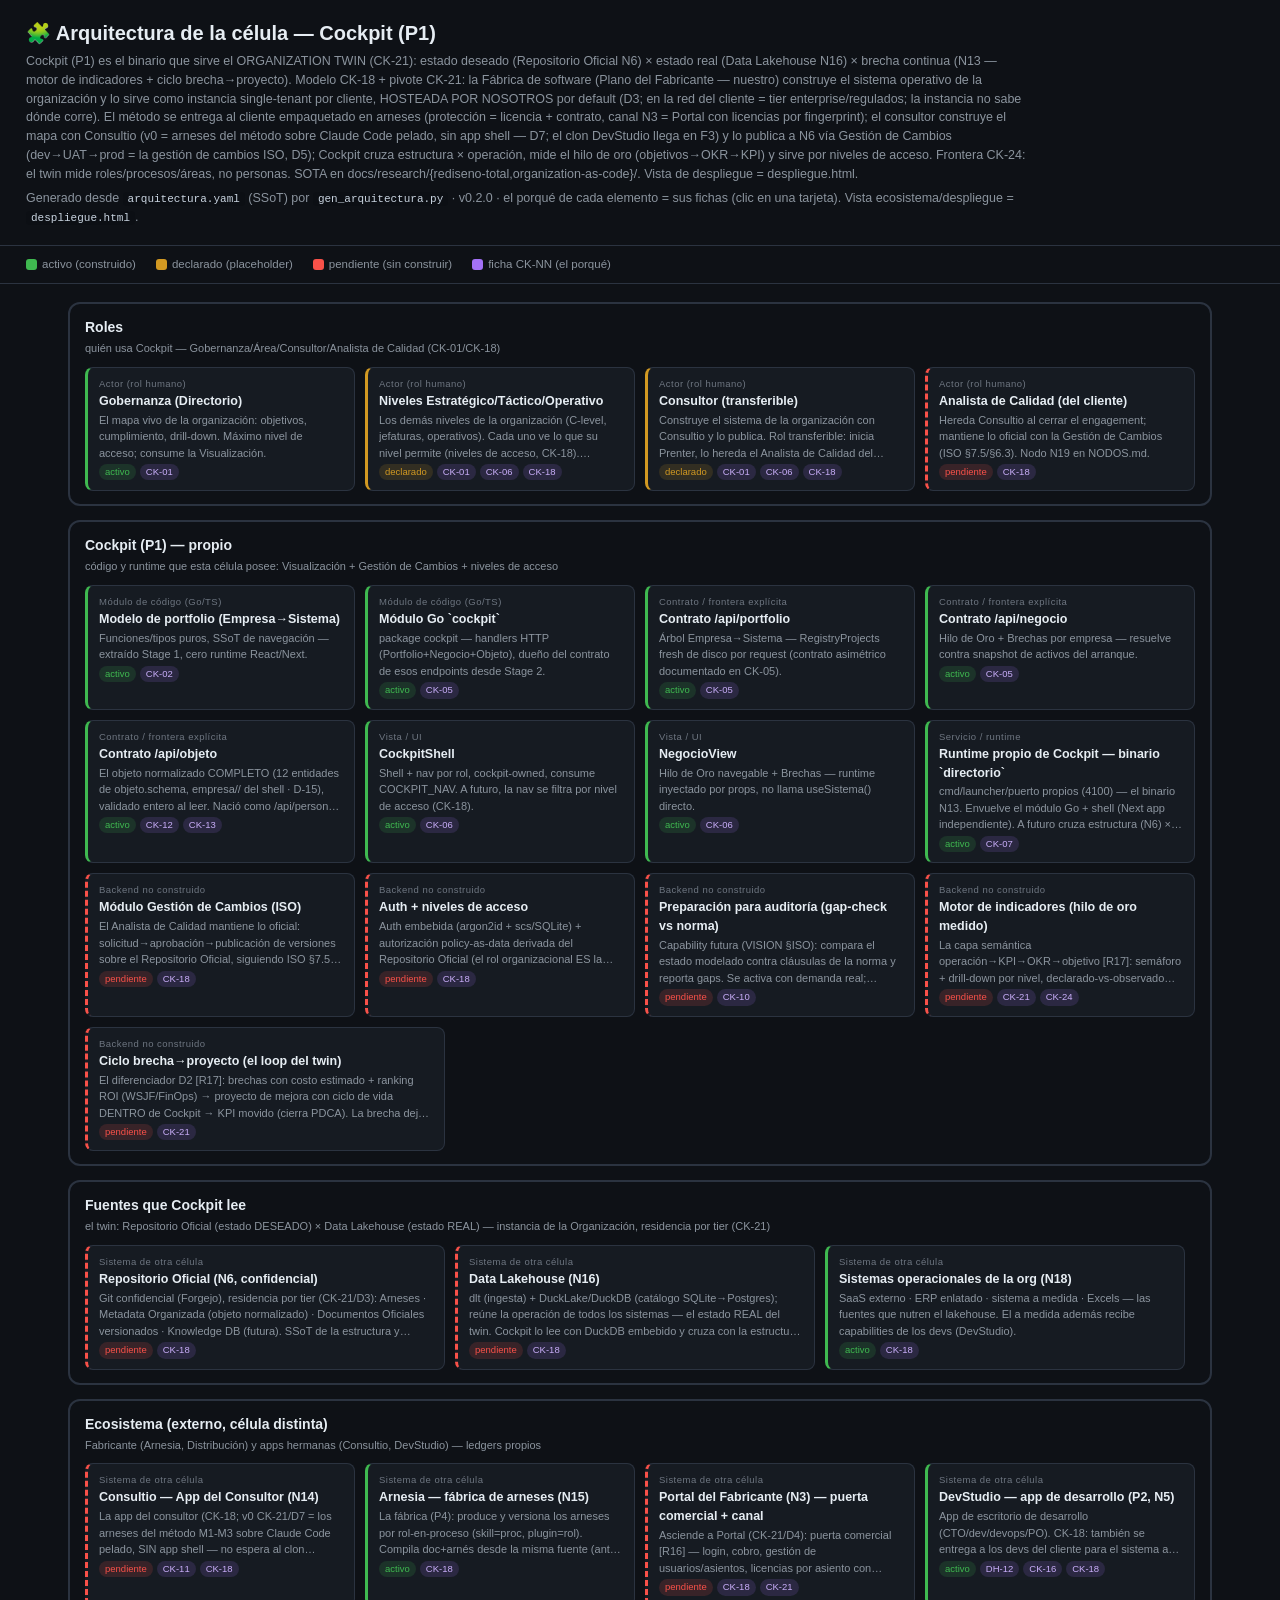
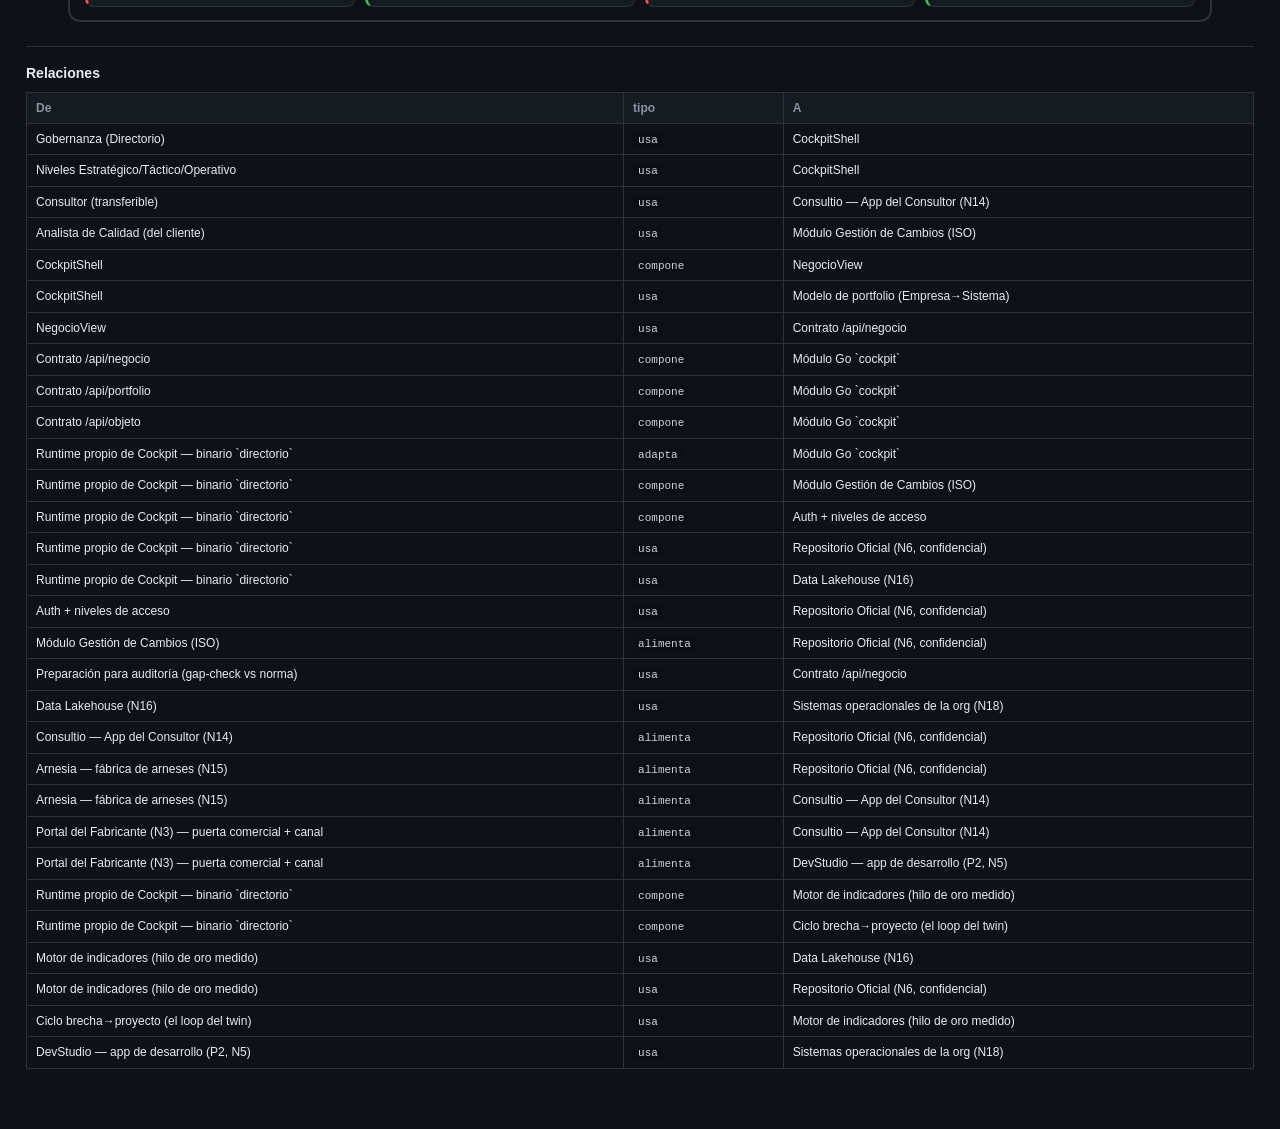
<file: sistema/arquitectura/arquitectura.html>
<!doctype html>
<html lang="es">
<head>
<meta charset="utf-8">
<meta name="viewport" content="width=device-width, initial-scale=1">
<title>Arquitectura de la célula — Cockpit (P1)</title>
<!-- GENERADO por sistema/arquitectura/gen_arquitectura.py desde arquitectura.yaml — NO editar a mano (CK-15). -->
<style>
  :root{--bg:#0e1116;--panel:#161b22;--panel2:#1b212b;--line:#2b3340;--ink:#e6edf3;--dim:#8b949e;
    --activo:#3fb950;--declarado:#d29922;--pendiente:#f85149;--accent:#a371f7}
  *{box-sizing:border-box}
  body{margin:0;background:var(--bg);color:var(--ink);font:13.5px/1.5 -apple-system,Segoe UI,Roboto,Helvetica,Arial,sans-serif;padding-bottom:60px}
  header{padding:18px 26px;border-bottom:1px solid var(--line)}
  h1{margin:0 0 4px;font-size:20px}
  .sub{color:var(--dim);font-size:12.5px;max-width:1000px}
  .legend{display:flex;gap:14px 20px;flex-wrap:wrap;padding:10px 26px;font-size:11.5px;color:var(--dim);border-bottom:1px solid var(--line)}
  .legend .k{display:inline-flex;align-items:center;gap:5px}
  .sw{width:11px;height:11px;border-radius:3px;display:inline-block}
  .wrap{max-width:1180px;margin:18px auto;padding:0 18px}
  .plano{border:2px solid var(--line);border-radius:12px;padding:13px 15px;margin:0 0 14px}
  .ptitle{font-size:14px;font-weight:700;margin:0 0 2px}
  .psub{font-size:11px;color:var(--dim);margin-bottom:10px}
  .cards{display:flex;gap:10px;flex-wrap:wrap}
  .card{flex:1;min-width:230px;max-width:360px;background:var(--panel);border:1px solid var(--line);border-left:3px solid var(--line);border-radius:8px;padding:9px 11px;cursor:pointer;transition:.12s}
  .card:hover{filter:brightness(1.2);outline:1px solid var(--ink);outline-offset:1px}
  .card.activo{border-left-color:var(--activo)}
  .card.declarado{border-left-color:var(--declarado)}
  .card.pendiente{border-left-color:var(--pendiente);border-style:solid solid solid dashed}
  .card .tp{font-size:9.5px;color:#6e7681;letter-spacing:.05em}
  .card .nm{font-weight:600;font-size:12.5px;margin:1px 0}
  .card .pp{color:var(--dim);font-size:11px;display:-webkit-box;-webkit-line-clamp:3;-webkit-box-orient:vertical;overflow:hidden}
  .bdg{display:inline-block;font-size:9.5px;padding:1px 6px;border-radius:10px;margin:3px 4px 0 0}
  .bdg.activo{background:rgba(63,185,80,.15);color:var(--activo)}
  .bdg.declarado{background:rgba(210,153,34,.15);color:var(--declarado)}
  .bdg.pendiente{background:rgba(248,81,73,.15);color:var(--pendiente)}
  .bdg.ficha{background:rgba(163,113,247,.15);color:#c9aef9}
  h2.sec{font-size:14px;margin:24px 26px 8px;border-top:1px solid var(--line);padding-top:16px}
  table.rel{width:calc(100% - 52px);margin:0 26px;border-collapse:collapse;font-size:12px}
  table.rel th,table.rel td{border:1px solid var(--line);padding:6px 9px;text-align:left}
  table.rel th{background:var(--panel);color:var(--dim)}
  code{background:#0c0f14;padding:1px 5px;border-radius:4px;font-size:11px;color:#c9d4e0}
  #dOv{position:fixed;inset:0;background:rgba(0,0,0,.5);opacity:0;pointer-events:none;transition:.18s;z-index:40}
  #dOv.open{opacity:1;pointer-events:auto}
  #dDr{position:fixed;top:0;right:0;height:100vh;width:min(470px,93vw);background:var(--panel);border-left:1px solid var(--line);transform:translateX(100%);transition:transform .2s;z-index:50;overflow:auto;padding-bottom:40px}
  #dDr.open{transform:none}
  #dHd{position:sticky;top:0;background:var(--panel2);border-bottom:1px solid var(--line);padding:16px 18px}
  #dCl{position:absolute;top:11px;right:13px;cursor:pointer;color:var(--dim);font-size:18px;line-height:1;background:none;border:none}
  #dCl:hover{color:var(--ink)}
  #dTi{font-size:15px;font-weight:700;padding-right:24px}
  #dMe{font-size:11.5px;color:var(--dim);margin-top:4px}
  .df{padding:11px 18px;border-bottom:1px solid var(--line)}
  .dk{font-size:10px;letter-spacing:.08em;text-transform:uppercase;color:#6e7681;margin-bottom:3px}
  .dv{font-size:12.5px;line-height:1.55}
</style>
</head>
<body>
<header>
  <h1>🧩 Arquitectura de la célula — Cockpit (P1)</h1>
  <div class="sub">Cockpit (P1) es el binario que sirve el ORGANIZATION TWIN (CK-21): estado deseado (Repositorio Oficial N6) × estado real (Data Lakehouse N16) × brecha continua (N13 — motor de indicadores + ciclo brecha→proyecto). Modelo CK-18 + pivote CK-21: la Fábrica de software (Plano del Fabricante — nuestro) construye el sistema operativo de la organización y lo sirve como instancia single-tenant por cliente, HOSTEADA POR NOSOTROS por default (D3; en la red del cliente = tier enterprise/regulados; la instancia no sabe dónde corre). El método se entrega al cliente empaquetado en arneses (protección = licencia + contrato, canal N3 = Portal con licencias por fingerprint); el consultor construye el mapa con Consultio (v0 = arneses del método sobre Claude Code pelado, sin app shell — D7; el clon DevStudio llega en F3) y lo publica a N6 vía Gestión de Cambios (dev→UAT→prod = la gestión de cambios ISO, D5); Cockpit cruza estructura × operación, mide el hilo de oro (objetivos→OKR→KPI) y sirve por niveles de acceso. Frontera CK-24: el twin mide roles/procesos/áreas, no personas. SOTA en docs/research/{rediseno-total,organization-as-code}/. Vista de despliegue = despliegue.html.</div>
  <div class="sub" style="margin-top:6px">Generado desde <code>arquitectura.yaml</code> (SSoT) por <code>gen_arquitectura.py</code> · v0.2.0 · el porqué de cada elemento = sus fichas (clic en una tarjeta). Vista ecosistema/despliegue = <code>despliegue.html</code>.</div>
</header>
<div class="legend">
  <span class="k"><span class="sw" style="background:var(--activo)"></span>activo (construido)</span>
  <span class="k"><span class="sw" style="background:var(--declarado)"></span>declarado (placeholder)</span>
  <span class="k"><span class="sw" style="background:var(--pendiente)"></span>pendiente (sin construir)</span>
  <span class="k"><span class="sw" style="background:var(--accent)"></span>ficha CK-NN (el porqué)</span>
</div>
<div class="wrap" id="planos"></div>
<h2 class="sec">Relaciones</h2>
<table class="rel" id="rels"><tr><th>De</th><th>tipo</th><th>A</th></tr></table>
<div id="dOv"></div>
<aside id="dDr" aria-hidden="true">
  <div id="dHd"><button id="dCl" title="Cerrar (Esc)">✕</button><div id="dTi"></div><div id="dMe"></div></div>
  <div id="dBo"></div>
</aside>
<script>
var MODELO = {"planos": [{"id": "actores", "nombre": "Roles", "sub": "quién usa Cockpit — Gobernanza/Área/Consultor/Analista de Calidad (CK-01/CK-18)"}, {"id": "cockpit-app", "nombre": "Cockpit (P1) — propio", "sub": "código y runtime que esta célula posee: Visualización + Gestión de Cambios + niveles de acceso"}, {"id": "fuentes", "nombre": "Fuentes que Cockpit lee", "sub": "el twin: Repositorio Oficial (estado DESEADO) × Data Lakehouse (estado REAL) — instancia de la Organización, residencia por tier (CK-21)"}, {"id": "ecosistema", "nombre": "Ecosistema (externo, célula distinta)", "sub": "Fabricante (Arnesia, Distribución) y apps hermanas (Consultio, DevStudio) — ledgers propios"}], "tipoLabel": {"actor": "Actor (rol humano)", "modulo": "Módulo de código (Go/TS)", "vista": "Vista / UI", "contrato": "Contrato / frontera explícita", "servicio": "Servicio / runtime", "backend": "Backend no construido", "sistema-externo": "Sistema de otra célula"}, "componentes": [{"id": "rol-directorio", "tipo": "actor", "plano": "actores", "nombre": "Gobernanza (Directorio)", "estado": "activo", "fichas": ["CK-01"], "ruta": null, "proposito": "El mapa vivo de la organización: objetivos, cumplimiento, drill-down. Máximo nivel de acceso; consume la Visualización."}, {"id": "rol-area", "tipo": "actor", "plano": "actores", "nombre": "Niveles Estratégico/Táctico/Operativo", "estado": "declarado", "fichas": ["CK-01", "CK-06", "CK-18"], "ruta": null, "proposito": "Los demás niveles de la organización (C-level, jefaturas, operativos). Cada uno ve lo que su nivel permite (niveles de acceso, CK-18). Placeholder 'próximamente' en el shell."}, {"id": "rol-consultor", "tipo": "actor", "plano": "actores", "nombre": "Consultor (transferible)", "estado": "declarado", "fichas": ["CK-01", "CK-06", "CK-18"], "ruta": null, "proposito": "Construye el sistema de la organización con Consultio y lo publica. Rol transferible: inicia Prenter, lo hereda el Analista de Calidad del cliente."}, {"id": "rol-analista-calidad", "tipo": "actor", "plano": "actores", "nombre": "Analista de Calidad (del cliente)", "estado": "pendiente", "fichas": ["CK-18"], "ruta": null, "proposito": "Hereda Consultio al cerrar el engagement; mantiene lo oficial con la Gestión de Cambios (ISO §7.5/§6.3). Nodo N19 en NODOS.md."}, {"id": "portfolio-model", "tipo": "modulo", "plano": "cockpit-app", "nombre": "Modelo de portfolio (Empresa→Sistema)", "estado": "activo", "fichas": ["CK-02"], "ruta": "ui/lib/portfolio.ts", "proposito": "Funciones/tipos puros, SSoT de navegación — extraído Stage 1, cero runtime React/Next."}, {"id": "cockpit-go-module", "tipo": "modulo", "plano": "cockpit-app", "nombre": "Módulo Go `cockpit`", "estado": "activo", "fichas": ["CK-05"], "ruta": "go", "proposito": "package cockpit — handlers HTTP (Portfolio+Negocio+Objeto), dueño del contrato de esos endpoints desde Stage 2."}, {"id": "portfolio-api", "tipo": "contrato", "plano": "cockpit-app", "nombre": "Contrato /api/portfolio", "estado": "activo", "fichas": ["CK-05"], "ruta": "go/portfolio.go", "proposito": "Árbol Empresa→Sistema — RegistryProjects fresh de disco por request (contrato asimétrico documentado en CK-05)."}, {"id": "negocio-api", "tipo": "contrato", "plano": "cockpit-app", "nombre": "Contrato /api/negocio", "estado": "activo", "fichas": ["CK-05"], "ruta": "go/negocio.go", "proposito": "Hilo de Oro + Brechas por empresa — resuelve contra snapshot de activos del arranque."}, {"id": "objeto-api", "tipo": "contrato", "plano": "cockpit-app", "nombre": "Contrato /api/objeto", "estado": "activo", "fichas": ["CK-12", "CK-13"], "ruta": "go/objeto.go", "proposito": "El objeto normalizado COMPLETO (12 entidades de objeto.schema, empresa/<tipo>/ del shell · D-15), validado entero al leer. Nació como /api/personas (CK-12), generalizado en CK-13."}, {"id": "cockpit-shell", "tipo": "vista", "plano": "cockpit-app", "nombre": "CockpitShell", "estado": "activo", "fichas": ["CK-06"], "ruta": "ui/components/shell/CockpitShell.tsx", "proposito": "Shell + nav por rol, cockpit-owned, consume COCKPIT_NAV. A futuro, la nav se filtra por nivel de acceso (CK-18)."}, {"id": "negocio-view", "tipo": "vista", "plano": "cockpit-app", "nombre": "NegocioView", "estado": "activo", "fichas": ["CK-06"], "ruta": "ui/components/negocio/NegocioView.tsx", "proposito": "Hilo de Oro navegable + Brechas — runtime inyectado por props, no llama useSistema() directo."}, {"id": "cockpit-runtime-propio", "tipo": "servicio", "plano": "cockpit-app", "nombre": "Runtime propio de Cockpit — binario `directorio`", "estado": "activo", "fichas": ["CK-07"], "ruta": "go/cmd/directorio", "proposito": "cmd/launcher/puerto propios (4100) — el binario N13. Envuelve el módulo Go + shell (Next app independiente). A futuro cruza estructura (N6) × operación (N16) y sirve por nivel de acceso (CK-18)."}, {"id": "gestion-cambios", "tipo": "backend", "plano": "cockpit-app", "nombre": "Módulo Gestión de Cambios (ISO)", "estado": "pendiente", "fichas": ["CK-18"], "ruta": null, "proposito": "El Analista de Calidad mantiene lo oficial: solicitud→aprobación→publicación de versiones sobre el Repositorio Oficial, siguiendo ISO §7.5/§6.3. Git de backend + UI que oculta git; firma persistida en DB además de git. SOTA: research/rediseno-total/06."}, {"id": "niveles-acceso", "tipo": "backend", "plano": "cockpit-app", "nombre": "Auth + niveles de acceso", "estado": "pendiente", "fichas": ["CK-18"], "ruta": null, "proposito": "Auth embebida (argon2id + scs/SQLite) + autorización policy-as-data derivada del Repositorio Oficial (el rol organizacional ES la política; 4 niveles Gobernanza>Estratégico>Táctico>Operativo). Ex-BL-12, sube a alta. SOTA: research/rediseno-total/05."}, {"id": "prep-auditoria", "tipo": "backend", "plano": "cockpit-app", "nombre": "Preparación para auditoría (gap-check vs norma)", "estado": "pendiente", "fichas": ["CK-10"], "ruta": null, "proposito": "Capability futura (VISION §ISO): compara el estado modelado contra cláusulas de la norma y reporta gaps. Se activa con demanda real; NUNCA emite certificados (I-05). BL-14."}, {"id": "motor-de-indicadores", "tipo": "backend", "plano": "cockpit-app", "nombre": "Motor de indicadores (hilo de oro medido)", "estado": "pendiente", "fichas": ["CK-21", "CK-24"], "ruta": null, "proposito": "La capa semántica operación→KPI→OKR→objetivo [R17]: semáforo + drill-down por nivel, declarado-vs-observado (anti-gaming), frescura visible. Fuentes: lakehouse (N16) o captura manual con provenance Declarado (historia captura-manual-kpis). Frontera CK-24: mide roles/procesos/áreas, jamás persona-nombrada sin opt-in Gobernanza. Historias: cruce-estructura-operacion-indicadores (F1.1) + schema-v2 (KPI entidad)."}, {"id": "brecha-proyecto", "tipo": "backend", "plano": "cockpit-app", "nombre": "Ciclo brecha→proyecto (el loop del twin)", "estado": "pendiente", "fichas": ["CK-21"], "ruta": null, "proposito": "El diferenciador D2 [R17]: brechas con costo estimado + ranking ROI (WSJF/FinOps) → proyecto de mejora con ciclo de vida DENTRO de Cockpit → KPI movido (cierra PDCA). La brecha deja de ser entregable puntual (R6, engagement) y se vuelve loop permanente. Historia: brecha-proyecto-ciclo-vida (F1.1)."}, {"id": "repositorio-oficial", "tipo": "sistema-externo", "plano": "fuentes", "nombre": "Repositorio Oficial (N6, confidencial)", "estado": "pendiente", "fichas": ["CK-18"], "ruta": null, "proposito": "Git confidencial (Forgejo), residencia por tier (CK-21/D3): Arneses · Metadata Organizada (objeto normalizado) · Documentos Oficiales versionados · Knowledge DB (futura). SSoT de la estructura y estado DESEADO del twin. Ya no es GitHub (re-fichado CK-18). SOTA: research/rediseno-total/01."}, {"id": "data-lakehouse", "tipo": "sistema-externo", "plano": "fuentes", "nombre": "Data Lakehouse (N16)", "estado": "pendiente", "fichas": ["CK-18"], "ruta": null, "proposito": "dlt (ingesta) + DuckLake/DuckDB (catálogo SQLite→Postgres); reúne la operación de todos los sistemas — el estado REAL del twin. Cockpit lo lee con DuckDB embebido y cruza con la estructura. Residencia por tier (CK-21/D3: default = instancia hosteada por nosotros; red del cliente = tier enterprise/regulados). SOTA: research/rediseno-total/03."}, {"id": "sistemas-org", "tipo": "sistema-externo", "plano": "fuentes", "nombre": "Sistemas operacionales de la org (N18)", "estado": "activo", "fichas": ["CK-18"], "ruta": null, "proposito": "SaaS externo · ERP enlatado · sistema a medida · Excels — las fuentes que nutren el lakehouse. El a medida además recibe capabilities de los devs (DevStudio)."}, {"id": "consultio", "tipo": "sistema-externo", "plano": "ecosistema", "nombre": "Consultio — App del Consultor (N14)", "estado": "pendiente", "fichas": ["CK-11", "CK-18"], "ruta": null, "proposito": "La app del consultor (CK-18; v0 CK-21/D7 = los arneses del método M1-M3 sobre Claude Code pelado, SIN app shell — no espera al clon DevStudio, que llega en F3): construye el mapa completo (objeto normalizado + documentos + arneses) y lo publica al Repositorio Oficial — 'deploy de procesos', con preview local de Cockpit. Transferible al Analista de Calidad."}, {"id": "arnesia", "tipo": "sistema-externo", "plano": "ecosistema", "nombre": "Arnesia — fábrica de arneses (N15)", "estado": "activo", "fichas": ["CK-18"], "ruta": "~/Proyectos/harness-studio (repo propio, externo)", "proposito": "La fábrica (P4): produce y versiona los arneses por rol-en-proceso (skill=proc, plugin=rol). Compila doc+arnés desde la misma fuente (anti-drift). Se entrega al cliente para que mantenga los suyos. SOTA: research/rediseno-total/07."}, {"id": "portal", "tipo": "sistema-externo", "plano": "ecosistema", "nombre": "Portal del Fabricante (N3) — puerta comercial + canal", "estado": "pendiente", "fichas": ["CK-18", "CK-21"], "ruta": null, "proposito": "Asciende a Portal (CK-21/D4): puerta comercial [R16] — login, cobro, gestión de usuarios/asientos, licencias por asiento con fingerprint compuesto (NO MAC), entitlements revocables — más el canal técnico [R9]: releases firmadas (go-tuf v2/Tauri) que el cliente jala, marketplace de arneses revocable, telemetría OTLP/mTLS opt-in. Historias F2: canal-n3 + portal. SOTA: research/rediseno-total/04."}, {"id": "devstudio", "tipo": "sistema-externo", "plano": "ecosistema", "nombre": "DevStudio — app de desarrollo (P2, N5)", "estado": "activo", "fichas": ["DH-12", "CK-16", "CK-18"], "ruta": "~/Proyectos/dev-studio (repo propio, externo)", "proposito": "App de escritorio de desarrollo (CTO/dev/devops/PO). CK-18: también se entrega a los devs del cliente para el sistema a medida; sus arneses de dev se modifican en Arnesia. Linaje del que se clona Consultio. Célula y ledger propios (DH-NN)."}], "relaciones": [{"from": "rol-directorio", "to": "cockpit-shell", "tipo": "usa"}, {"from": "rol-area", "to": "cockpit-shell", "tipo": "usa"}, {"from": "rol-consultor", "to": "consultio", "tipo": "usa"}, {"from": "rol-analista-calidad", "to": "gestion-cambios", "tipo": "usa"}, {"from": "cockpit-shell", "to": "negocio-view", "tipo": "compone"}, {"from": "cockpit-shell", "to": "portfolio-model", "tipo": "usa"}, {"from": "negocio-view", "to": "negocio-api", "tipo": "usa"}, {"from": "negocio-api", "to": "cockpit-go-module", "tipo": "compone"}, {"from": "portfolio-api", "to": "cockpit-go-module", "tipo": "compone"}, {"from": "objeto-api", "to": "cockpit-go-module", "tipo": "compone"}, {"from": "cockpit-runtime-propio", "to": "cockpit-go-module", "tipo": "adapta"}, {"from": "cockpit-runtime-propio", "to": "gestion-cambios", "tipo": "compone"}, {"from": "cockpit-runtime-propio", "to": "niveles-acceso", "tipo": "compone"}, {"from": "cockpit-runtime-propio", "to": "repositorio-oficial", "tipo": "usa"}, {"from": "cockpit-runtime-propio", "to": "data-lakehouse", "tipo": "usa"}, {"from": "niveles-acceso", "to": "repositorio-oficial", "tipo": "usa"}, {"from": "gestion-cambios", "to": "repositorio-oficial", "tipo": "alimenta"}, {"from": "prep-auditoria", "to": "negocio-api", "tipo": "usa"}, {"from": "data-lakehouse", "to": "sistemas-org", "tipo": "usa"}, {"from": "consultio", "to": "repositorio-oficial", "tipo": "alimenta"}, {"from": "arnesia", "to": "repositorio-oficial", "tipo": "alimenta"}, {"from": "arnesia", "to": "consultio", "tipo": "alimenta"}, {"from": "portal", "to": "consultio", "tipo": "alimenta"}, {"from": "portal", "to": "devstudio", "tipo": "alimenta"}, {"from": "cockpit-runtime-propio", "to": "motor-de-indicadores", "tipo": "compone"}, {"from": "cockpit-runtime-propio", "to": "brecha-proyecto", "tipo": "compone"}, {"from": "motor-de-indicadores", "to": "data-lakehouse", "tipo": "usa"}, {"from": "motor-de-indicadores", "to": "repositorio-oficial", "tipo": "usa"}, {"from": "brecha-proyecto", "to": "motor-de-indicadores", "tipo": "usa"}, {"from": "devstudio", "to": "sistemas-org", "tipo": "usa"}]};
(function(){
  var byId={}; MODELO.componentes.forEach(function(c){byId[c.id]=c});
  var cont=document.getElementById('planos');
  MODELO.planos.forEach(function(p){
    var sec=document.createElement('div'); sec.className='plano';
    sec.innerHTML='<div class="ptitle">'+p.nombre+'</div><div class="psub">'+(p.sub||'')+'</div>';
    var grid=document.createElement('div'); grid.className='cards';
    MODELO.componentes.filter(function(c){return c.plano===p.id}).forEach(function(c){
      var d=document.createElement('div'); d.className='card '+c.estado; d.dataset.id=c.id;
      d.innerHTML='<div class="tp">'+(MODELO.tipoLabel[c.tipo]||c.tipo)+'</div>'
        +'<div class="nm">'+c.nombre+'</div><div class="pp">'+(c.proposito||'')+'</div>'
        +'<div><span class="bdg '+c.estado+'">'+c.estado+'</span>'
        +(c.fichas||[]).map(function(f){return '<span class="bdg ficha">'+f+'</span>'}).join('')+'</div>';
      grid.appendChild(d);
    });
    sec.appendChild(grid); cont.appendChild(sec);
  });
  var tbl=document.getElementById('rels');
  MODELO.relaciones.forEach(function(r){
    var tr=document.createElement('tr');
    tr.innerHTML='<td>'+(byId[r.from]||{}).nombre+'</td><td><code>'+r.tipo+'</code></td><td>'+(byId[r.to]||{}).nombre+'</td>';
    tbl.appendChild(tr);
  });
  var ov=document.getElementById('dOv'),dr=document.getElementById('dDr'),
      ti=document.getElementById('dTi'),me=document.getElementById('dMe'),bo=document.getElementById('dBo');
  function esc(s){return String(s).replace(/&/g,'&amp;').replace(/</g,'&lt;').replace(/>/g,'&gt;')}
  function open(id){
    var c=byId[id]; if(!c)return;
    ti.textContent=c.nombre;
    me.textContent=(MODELO.tipoLabel[c.tipo]||c.tipo)+' · '+c.estado+(c.ruta?(' · '+c.ruta):'');
    var html='<div class="df"><div class="dk">Propósito</div><div class="dv">'+esc(c.proposito||'')+'</div></div>';
    html+='<div class="df"><div class="dk">Fichas (el porqué — LEDGER)</div><div class="dv">'+(c.fichas||[]).join(' · ')+'</div></div>';
    var out=MODELO.relaciones.filter(function(r){return r.from===id}),
        inn=MODELO.relaciones.filter(function(r){return r.to===id});
    if(out.length)html+='<div class="df"><div class="dk">Sale (from)</div><div class="dv">'+out.map(function(r){return '<code>'+r.tipo+'</code> → '+esc((byId[r.to]||{}).nombre)}).join('<br>')+'</div></div>';
    if(inn.length)html+='<div class="df"><div class="dk">Entra (to)</div><div class="dv">'+inn.map(function(r){return esc((byId[r.from]||{}).nombre)+' → <code>'+r.tipo+'</code>'}).join('<br>')+'</div></div>';
    bo.innerHTML=html;
    dr.classList.add('open');ov.classList.add('open');dr.setAttribute('aria-hidden','false');dr.scrollTop=0;
  }
  function close(){dr.classList.remove('open');ov.classList.remove('open');dr.setAttribute('aria-hidden','true')}
  document.addEventListener('click',function(e){var t=e.target.closest('.card');if(t)open(t.dataset.id)});
  ov.addEventListener('click',close);
  document.getElementById('dCl').addEventListener('click',close);
  document.addEventListener('keydown',function(e){if(e.key==='Escape')close()});
})();
</script>
</body>
</html>
</file>
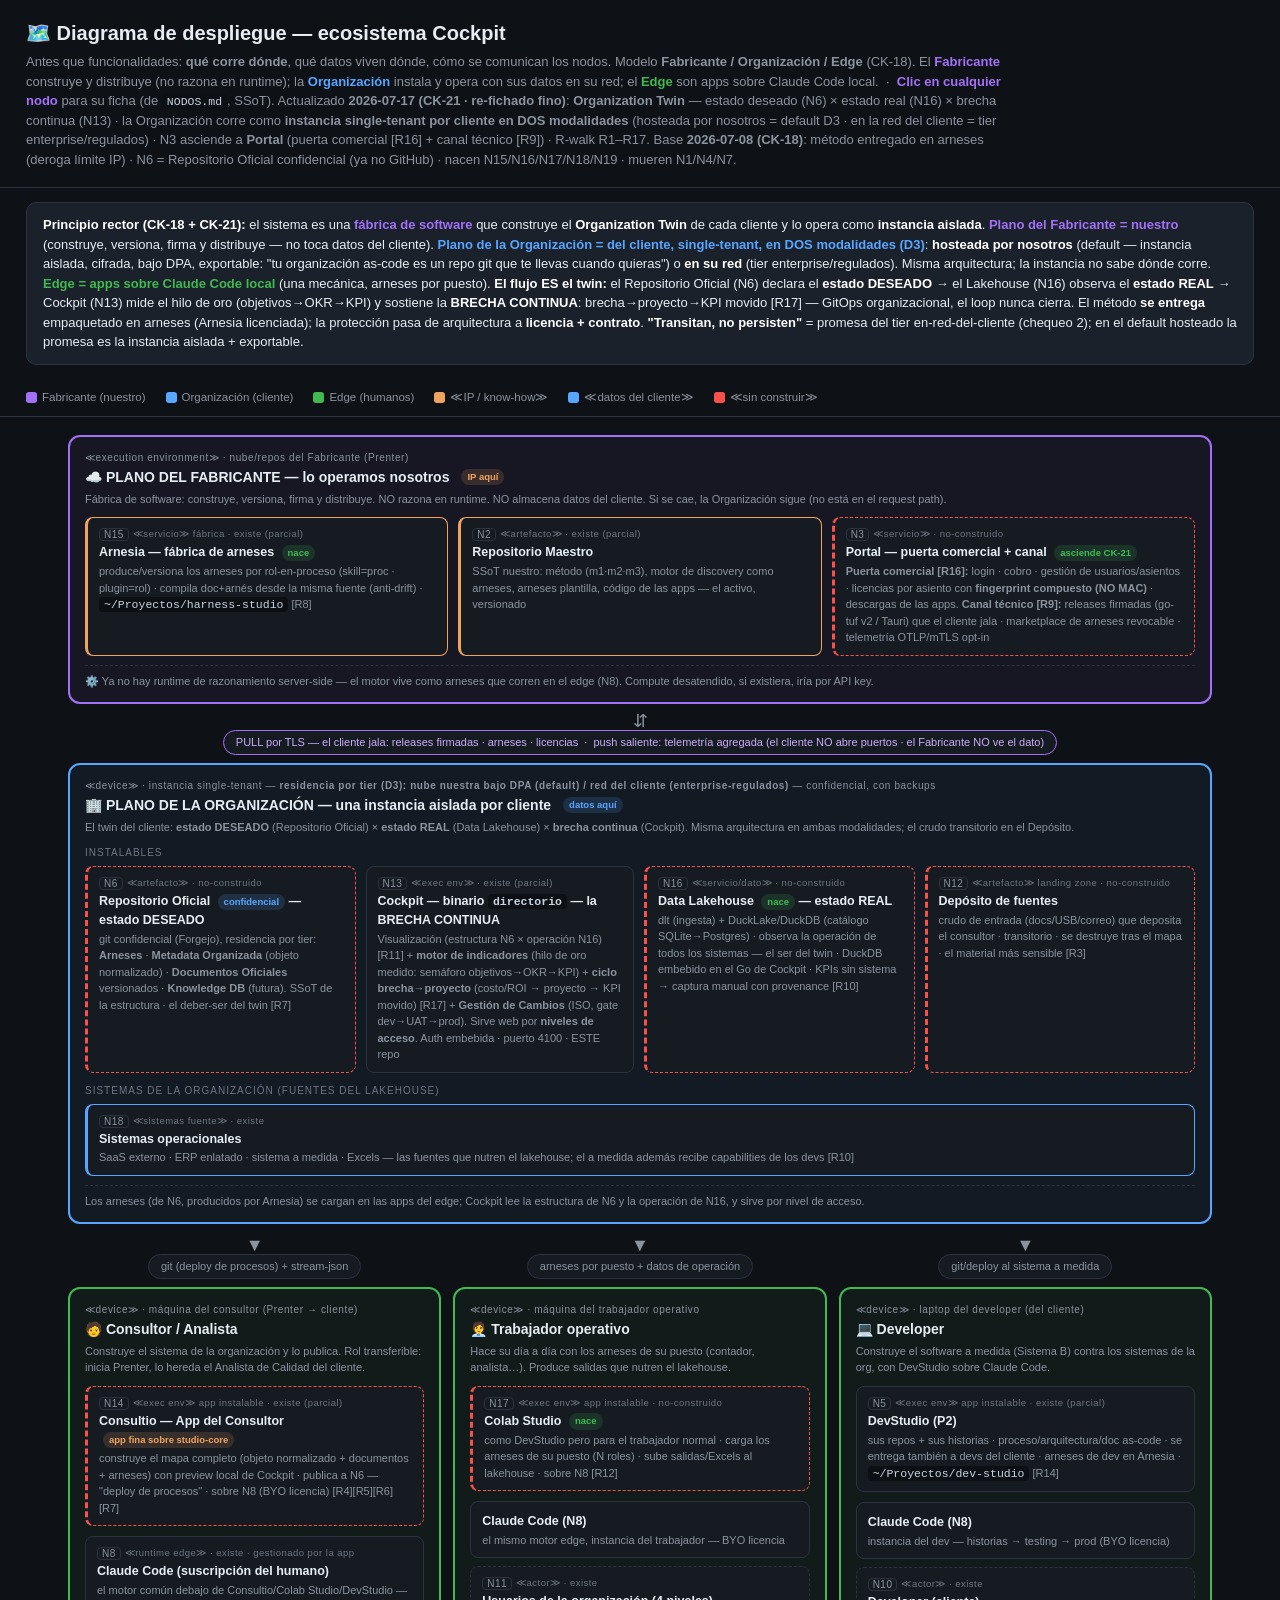
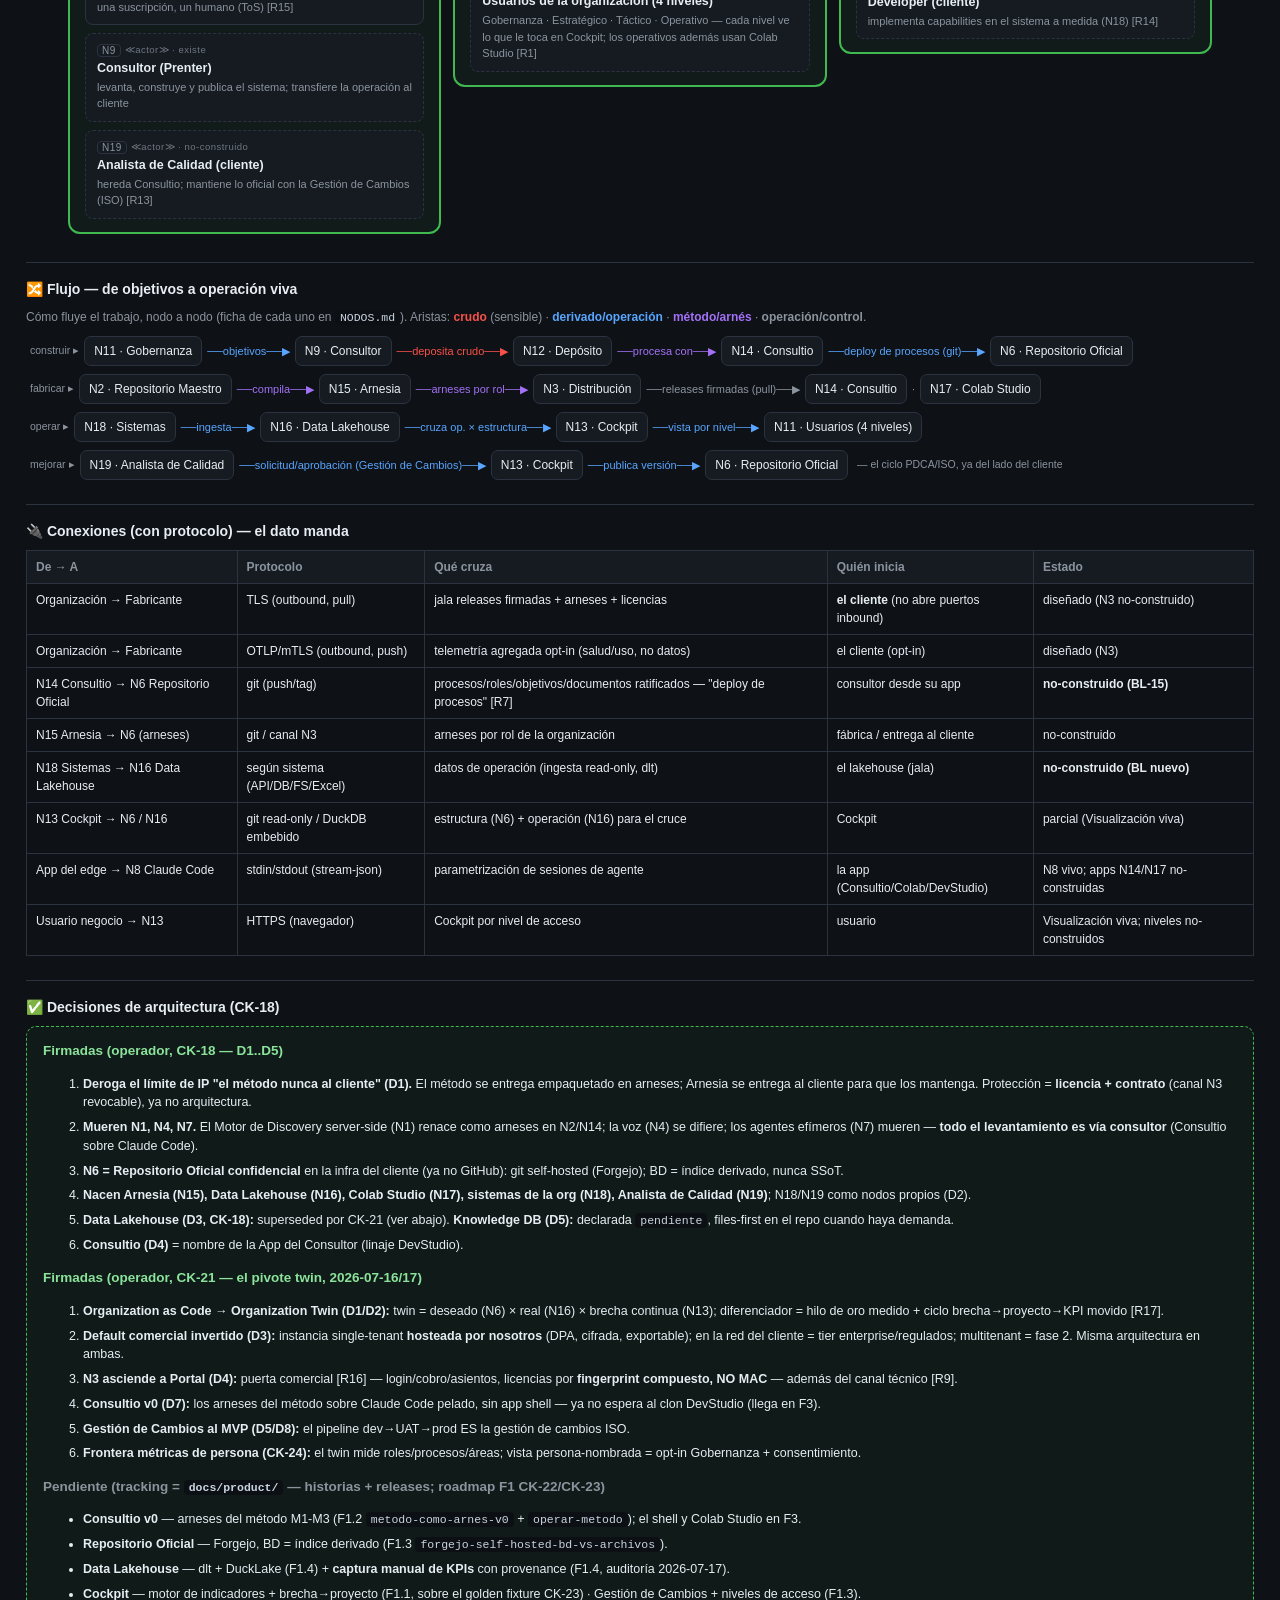
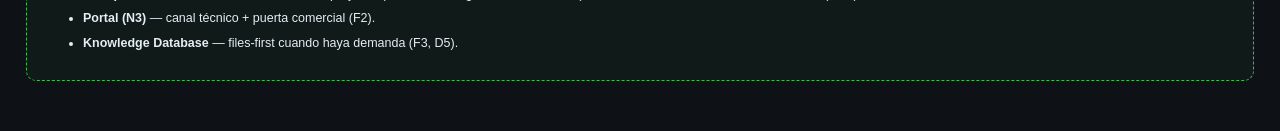
<file: sistema/arquitectura/despliegue.html>
<!doctype html>
<html lang="es">
<head>
<meta charset="utf-8">
<meta name="viewport" content="width=device-width, initial-scale=1">
<title>Diagrama de despliegue — ecosistema Cockpit (Fabricante / Organización / Edge)</title>
<!--
  Curado a mano (CK-18, rediseño de fondo). SSoT de las fichas de nodo = NODOS.md — este diagrama es
  la vista visual y se edita en el MISMO evento que la decisión que lo cambia. El drawer lee
  nodos.data.js GENERADO desde NODOS.md por gen_arquitectura.py — editar el .md y regenerar, jamás
  editar el .js. gen_arquitectura.py VALIDA este archivo (cobertura data-nodo ↔ índice de NODOS,
  madurez de cada art). Modelo CK-18: Plano del Fabricante (nuestro, fábrica de software) + Plano de
  la Organización (del cliente, instalado) + Edge (apps sobre Claude Code local). Mueren N1/N4/N7.
-->
<style>
  :root{
    --bg:#0e1116;--panel:#161b22;--panel2:#1b212b;--line:#2b3340;--ink:#e6edf3;--dim:#8b949e;
    --ours:#a371f7;--client:#58a6ff;--edge:#3fb950;--conv:#d29922;--ip:#f0a35e;--open:#f85149;--data:#58a6ff;
  }
  *{box-sizing:border-box}
  body{margin:0;background:var(--bg);color:var(--ink);font:13.5px/1.5 -apple-system,Segoe UI,Roboto,Helvetica,Arial,sans-serif;padding-bottom:50px}
  header{padding:18px 26px;border-bottom:1px solid var(--line)}
  h1{margin:0 0 4px;font-size:20px}
  .sub{color:var(--dim);font-size:13px;max-width:1000px}
  .principle{margin:14px 26px;padding:12px 16px;background:var(--panel2);border:1px solid var(--line);border-radius:10px;font-size:13px}
  .principle b{color:#fff}
  .legend{display:flex;gap:14px 20px;flex-wrap:wrap;padding:10px 26px;font-size:11.5px;color:var(--dim);border-bottom:1px solid var(--line)}
  .legend .k{display:inline-flex;align-items:center;gap:5px}
  .sw{width:11px;height:11px;border-radius:3px;display:inline-block}
  .wrap{max-width:1180px;margin:18px auto;padding:0 18px}
  .node{border:2px solid var(--line);border-radius:12px;padding:13px 15px;margin:0 0 4px;position:relative}
  .node.ours{border-color:var(--ours);background:rgba(163,113,247,.06)}
  .node.client{border-color:var(--client);background:rgba(88,166,255,.06)}
  .node.edge{border-color:var(--edge);background:rgba(63,185,80,.06)}
  .stereo{font-size:10px;letter-spacing:.06em;color:var(--dim);text-transform:none}
  .ntitle{font-size:14px;font-weight:700;display:flex;align-items:center;gap:8px;margin:2px 0 3px}
  .nmeta{font-size:11px;color:var(--dim);margin-bottom:10px}
  .subhdr{font-size:10px;letter-spacing:.1em;text-transform:uppercase;color:#6e7681;margin:10px 0 6px}
  .arts{display:flex;gap:10px;flex-wrap:wrap}
  .art{flex:1;min-width:220px;background:var(--panel);border:1px solid var(--line);border-radius:8px;padding:9px 11px}
  .art .as{font-size:9.5px;color:#6e7681;letter-spacing:.05em}
  .art .at{font-weight:600;font-size:12.5px;margin:1px 0}
  .art .ad{color:var(--dim);font-size:11px}
  .art.ip{border-color:var(--ip);border-left:3px solid var(--ip)}
  .art.data{border-color:var(--data);border-left:3px solid var(--data)}
  .art.open{border-color:var(--open);border-left:3px solid var(--open);border-style:dashed}
  .bdg{display:inline-block;font-size:9.5px;padding:1px 6px;border-radius:10px;margin-left:4px;vertical-align:middle}
  .bdg.ip{background:rgba(240,163,94,.15);color:var(--ip)}
  .bdg.data{background:rgba(88,166,255,.15);color:var(--data)}
  .bdg.open{background:rgba(248,81,73,.15);color:var(--open)}
  .bdg.new{background:rgba(63,185,80,.15);color:var(--edge)}
  .runtime{margin-top:9px;font-size:11px;color:var(--dim);border-top:1px dashed var(--line);padding-top:7px}
  .conn{display:flex;flex-direction:column;align-items:center;margin:8px 0;color:var(--dim);font-size:11px}
  .conn .ar{color:var(--dim);font-size:18px;line-height:1}
  .conn .pill{border:1px solid var(--line);border-radius:20px;padding:3px 12px;background:var(--panel)}
  .conn.pull .pill{border-color:var(--ours);color:#c9aef9}
  .cols{display:flex;gap:12px;flex-wrap:wrap}
  .col{flex:1;min-width:250px}
  .person{background:var(--panel);border:1px dashed var(--line);border-radius:8px;padding:9px 11px;margin-top:8px}
  .person .as{font-size:9.5px;color:#6e7681;letter-spacing:.05em}
  .person .at{font-weight:600;font-size:12.5px;margin:1px 0}
  .person .ad{color:var(--dim);font-size:11px}
  h2.sec{font-size:14px;margin:24px 26px 8px;border-top:1px solid var(--line);padding-top:16px}
  table.proto{width:calc(100% - 52px);margin:0 26px;border-collapse:collapse;font-size:12px}
  table.proto th,table.proto td{border:1px solid var(--line);padding:7px 9px;text-align:left;vertical-align:top}
  table.proto th{background:var(--panel);color:var(--dim)}
  .open-dec{margin:0 26px;padding:14px 16px;border:1px dashed var(--open);border-radius:10px;background:rgba(248,81,73,.05)}
  .open-dec h3{margin:0 0 8px;font-size:13.5px;color:#ff9b95}
  .open-dec li{margin:6px 0;font-size:12.5px}
  code{background:#0c0f14;padding:1px 5px;border-radius:4px;font-size:11.5px;color:#c9d4e0}
  .nid{font-size:10px;color:var(--dim);border:1px solid var(--line);border-radius:4px;padding:0 4px;margin-right:4px;vertical-align:middle}
  .fwrap{margin:0 26px 16px}
  .fhint{color:var(--dim);font-size:12px;margin-bottom:10px}
  .frow{display:flex;flex-wrap:wrap;gap:5px;align-items:center;margin-bottom:8px;font-size:12px}
  .fpill{border:1px solid var(--line);border-radius:7px;padding:5px 9px;background:var(--panel);white-space:nowrap}
  .farr{font-size:11px;white-space:nowrap}
  .flbl{color:var(--dim);font-size:10.5px;margin-left:4px}
</style>
</head>
<body>
<header>
  <h1>🗺️ Diagrama de despliegue — ecosistema Cockpit</h1>
  <div class="sub">Antes que funcionalidades: <b>qué corre dónde</b>, qué datos viven dónde, cómo se comunican los nodos. Modelo <b>Fabricante / Organización / Edge</b> (CK-18). El <b style="color:var(--ours)">Fabricante</b> construye y distribuye (no razona en runtime); la <b style="color:var(--client)">Organización</b> instala y opera con sus datos en su red; el <b style="color:var(--edge)">Edge</b> son apps sobre Claude Code local. &nbsp;·&nbsp; <b style="color:var(--ours)">Clic en cualquier nodo</b> para su ficha (de <code>NODOS.md</code>, SSoT). Actualizado <b>2026-07-17 (CK-21 · re-fichado fino)</b>: <b>Organization Twin</b> — estado deseado (N6) × estado real (N16) × brecha continua (N13) · la Organización corre como <b>instancia single-tenant por cliente en DOS modalidades</b> (hosteada por nosotros = default D3 · en la red del cliente = tier enterprise/regulados) · N3 asciende a <b>Portal</b> (puerta comercial [R16] + canal técnico [R9]) · R-walk R1–R17. Base <b>2026-07-08 (CK-18)</b>: método entregado en arneses (deroga límite IP) · N6 = Repositorio Oficial confidencial (ya no GitHub) · nacen N15/N16/N17/N18/N19 · mueren N1/N4/N7.</div>
</header>

<div class="principle">
  <b>Principio rector (CK-18 + CK-21):</b> el sistema es una <b style="color:var(--ours)">fábrica de software</b> que construye el <b>Organization Twin</b> de cada cliente y lo opera como <b>instancia aislada</b>.
  <b style="color:var(--ours)">Plano del Fabricante = nuestro</b> (construye, versiona, firma y distribuye — no toca datos del cliente).
  <b style="color:var(--client)">Plano de la Organización = del cliente, single-tenant, en DOS modalidades (D3)</b>: <b>hosteada por nosotros</b> (default — instancia aislada, cifrada, bajo DPA, exportable: "tu organización as-code es un repo git que te llevas cuando quieras") o <b>en su red</b> (tier enterprise/regulados). Misma arquitectura; la instancia no sabe dónde corre.
  <b style="color:var(--edge)">Edge = apps sobre Claude Code local</b> (una mecánica, arneses por puesto).
  <b>El flujo ES el twin:</b> el Repositorio Oficial (N6) declara el <b>estado DESEADO</b> → el Lakehouse (N16) observa el <b>estado REAL</b> → Cockpit (N13) mide el hilo de oro (objetivos→OKR→KPI) y sostiene la <b>BRECHA CONTINUA</b>: brecha→proyecto→KPI movido [R17] — GitOps organizacional, el loop nunca cierra.
  El método <b>se entrega</b> empaquetado en arneses (Arnesia licenciada); la protección pasa de arquitectura a <b>licencia + contrato</b>. <b>"Transitan, no persisten"</b> = promesa del tier en-red-del-cliente (chequeo 2); en el default hosteado la promesa es la instancia aislada + exportable.
</div>

<div class="legend">
  <span class="k"><span class="sw" style="background:var(--ours)"></span>Fabricante (nuestro)</span>
  <span class="k"><span class="sw" style="background:var(--client)"></span>Organización (cliente)</span>
  <span class="k"><span class="sw" style="background:var(--edge)"></span>Edge (humanos)</span>
  <span class="k"><span class="sw" style="background:var(--ip)"></span>≪IP / know-how≫</span>
  <span class="k"><span class="sw" style="background:var(--data)"></span>≪datos del cliente≫</span>
  <span class="k"><span class="sw" style="background:var(--open)"></span>≪sin construir≫</span>
</div>

<div class="wrap">

  <!-- FABRICANTE -->
  <div class="node ours">
    <div class="stereo">≪execution environment≫ · nube/repos del Fabricante (Prenter)</div>
    <div class="ntitle">☁️ PLANO DEL FABRICANTE — lo operamos nosotros <span class="bdg ip">IP aquí</span></div>
    <div class="nmeta">Fábrica de software: construye, versiona, firma y distribuye. NO razona en runtime. NO almacena datos del cliente. Si se cae, la Organización sigue (no está en el request path).</div>
    <div class="arts">
      <div class="art ip" data-nodo="N15"><div class="as"><span class="nid">N15</span>≪servicio≫ fábrica · existe (parcial)</div><div class="at">Arnesia — fábrica de arneses <span class="bdg new">nace</span></div><div class="ad">produce/versiona los arneses por rol-en-proceso (skill=proc · plugin=rol) · compila doc+arnés desde la misma fuente (anti-drift) · <code>~/Proyectos/harness-studio</code> [R8]</div></div>
      <div class="art ip" data-nodo="N2"><div class="as"><span class="nid">N2</span>≪artefacto≫ · existe (parcial)</div><div class="at">Repositorio Maestro</div><div class="ad">SSoT nuestro: método (m1·m2·m3), motor de discovery como arneses, arneses plantilla, código de las apps — el activo, versionado</div></div>
      <div class="art open" data-nodo="N3"><div class="as"><span class="nid">N3</span>≪servicio≫ · no-construido</div><div class="at">Portal — puerta comercial + canal <span class="bdg new">asciende CK-21</span></div><div class="ad"><b>Puerta comercial [R16]:</b> login · cobro · gestión de usuarios/asientos · licencias por asiento con <b>fingerprint compuesto (NO MAC)</b> · descargas de las apps. <b>Canal técnico [R9]:</b> releases firmadas (go-tuf v2 / Tauri) que el cliente jala · marketplace de arneses revocable · telemetría OTLP/mTLS opt-in</div></div>
    </div>
    <div class="runtime">⚙️ Ya no hay runtime de razonamiento server-side — el motor vive como arneses que corren en el edge (N8). Compute desatendido, si existiera, iría por API key.</div>
  </div>

  <div class="conn pull">
    <div class="ar">⇵</div>
    <div class="pill">PULL por TLS — el cliente jala: releases firmadas · arneses · licencias &nbsp;·&nbsp; push saliente: telemetría agregada (el cliente NO abre puertos · el Fabricante NO ve el dato)</div>
  </div>

  <!-- ORGANIZACIÓN -->
  <div class="node client">
    <div class="stereo">≪device≫ · instancia single-tenant — <b>residencia por tier (D3): nube nuestra bajo DPA (default) / red del cliente (enterprise-regulados)</b> — confidencial, con backups</div>
    <div class="ntitle">🏢 PLANO DE LA ORGANIZACIÓN — una instancia aislada por cliente <span class="bdg data">datos aquí</span></div>
    <div class="nmeta">El twin del cliente: <b>estado DESEADO</b> (Repositorio Oficial) × <b>estado REAL</b> (Data Lakehouse) × <b>brecha continua</b> (Cockpit). Misma arquitectura en ambas modalidades; el crudo transitorio en el Depósito.</div>
    <div class="subhdr">Instalables</div>
    <div class="arts">
      <div class="art open data" data-nodo="N6"><div class="as"><span class="nid">N6</span>≪artefacto≫ · no-construido</div><div class="at">Repositorio Oficial <span class="bdg data">confidencial</span> — estado DESEADO</div><div class="ad">git confidencial (Forgejo), residencia por tier: <b>Arneses</b> · <b>Metadata Organizada</b> (objeto normalizado) · <b>Documentos Oficiales</b> versionados · <b>Knowledge DB</b> (futura). SSoT de la estructura · el deber-ser del twin [R7]</div></div>
      <div class="art" data-nodo="N13"><div class="as"><span class="nid">N13</span>≪exec env≫ · existe (parcial)</div><div class="at">Cockpit — binario <code>directorio</code> — la BRECHA CONTINUA</div><div class="ad">Visualización (estructura N6 × operación N16) [R11] + <b>motor de indicadores</b> (hilo de oro medido: semáforo objetivos→OKR→KPI) + <b>ciclo brecha→proyecto</b> (costo/ROI → proyecto → KPI movido) [R17] + <b>Gestión de Cambios</b> (ISO, gate dev→UAT→prod). Sirve web por <b>niveles de acceso</b>. Auth embebida · puerto 4100 · ESTE repo</div></div>
      <div class="art open data" data-nodo="N16"><div class="as"><span class="nid">N16</span>≪servicio/dato≫ · no-construido</div><div class="at">Data Lakehouse <span class="bdg new">nace</span> — estado REAL</div><div class="ad">dlt (ingesta) + DuckLake/DuckDB (catálogo SQLite→Postgres) · observa la operación de todos los sistemas — el ser del twin · DuckDB embebido en el Go de Cockpit · KPIs sin sistema → captura manual con provenance [R10]</div></div>
      <div class="art open data" data-nodo="N12"><div class="as"><span class="nid">N12</span>≪artefacto≫ landing zone · no-construido</div><div class="at">Depósito de fuentes</div><div class="ad">crudo de entrada (docs/USB/correo) que deposita el consultor · transitorio · se destruye tras el mapa · el material más sensible [R3]</div></div>
    </div>
    <div class="subhdr">Sistemas de la organización (fuentes del lakehouse)</div>
    <div class="arts">
      <div class="art data" data-nodo="N18"><div class="as"><span class="nid">N18</span>≪sistemas fuente≫ · existe</div><div class="at">Sistemas operacionales</div><div class="ad">SaaS externo · ERP enlatado · sistema a medida · Excels — las fuentes que nutren el lakehouse; el a medida además recibe capabilities de los devs [R10]</div></div>
    </div>
    <div class="runtime">Los arneses (de N6, producidos por Arnesia) se cargan en las apps del edge; Cockpit lee la estructura de N6 y la operación de N16, y sirve por nivel de acceso.</div>
  </div>

  <!-- EDGES -->
  <div class="cols">
    <div class="col">
      <div class="conn"><div class="ar">▼</div><div class="pill">git (deploy de procesos) + stream-json</div></div>
      <div class="node edge">
        <div class="stereo">≪device≫ · máquina del consultor (Prenter → cliente)</div>
        <div class="ntitle">🧑 Consultor / Analista</div>
        <div class="nmeta">Construye el sistema de la organización y lo publica. Rol transferible: inicia Prenter, lo hereda el Analista de Calidad del cliente.</div>
        <div class="arts">
          <div class="art open ip" data-nodo="N14"><div class="as"><span class="nid">N14</span>≪exec env≫ app instalable · existe (parcial)</div><div class="at">Consultio — App del Consultor <span class="bdg ip">app fina sobre studio-core</span></div><div class="ad">construye el mapa completo (objeto normalizado + documentos + arneses) con preview local de Cockpit · publica a N6 — "deploy de procesos" · sobre N8 (BYO licencia) [R4][R5][R6][R7]</div></div>
          <div class="art" data-nodo="N8"><div class="as"><span class="nid">N8</span>≪runtime edge≫ · existe · gestionado por la app</div><div class="at">Claude Code (suscripción del humano)</div><div class="ad">el motor común debajo de Consultio/Colab Studio/DevStudio — una suscripción, un humano (ToS) [R15]</div></div>
        </div>
        <div class="person" data-nodo="N9"><div class="as"><span class="nid">N9</span>≪actor≫ · existe</div><div class="at">Consultor (Prenter)</div><div class="ad">levanta, construye y publica el sistema; transfiere la operación al cliente</div></div>
        <div class="person" data-nodo="N19"><div class="as"><span class="nid">N19</span>≪actor≫ · no-construido</div><div class="at">Analista de Calidad (cliente)</div><div class="ad">hereda Consultio; mantiene lo oficial con la Gestión de Cambios (ISO) [R13]</div></div>
      </div>
    </div>
    <div class="col">
      <div class="conn"><div class="ar">▼</div><div class="pill">arneses por puesto + datos de operación</div></div>
      <div class="node edge">
        <div class="stereo">≪device≫ · máquina del trabajador operativo</div>
        <div class="ntitle">🧑‍💼 Trabajador operativo</div>
        <div class="nmeta">Hace su día a día con los arneses de su puesto (contador, analista…). Produce salidas que nutren el lakehouse.</div>
        <div class="arts">
          <div class="art open" data-nodo="N17"><div class="as"><span class="nid">N17</span>≪exec env≫ app instalable · no-construido</div><div class="at">Colab Studio <span class="bdg new">nace</span></div><div class="ad">como DevStudio pero para el trabajador normal · carga los arneses de su puesto (N roles) · sube salidas/Excels al lakehouse · sobre N8 [R12]</div></div>
          <div class="art"><div class="at">Claude Code (N8)</div><div class="ad">el mismo motor edge, instancia del trabajador — BYO licencia</div></div>
        </div>
        <div class="person" data-nodo="N11"><div class="as"><span class="nid">N11</span>≪actor≫ · existe</div><div class="at">Usuarios de la organización (4 niveles)</div><div class="ad">Gobernanza · Estratégico · Táctico · Operativo — cada nivel ve lo que le toca en Cockpit; los operativos además usan Colab Studio [R1]</div></div>
      </div>
    </div>
    <div class="col">
      <div class="conn"><div class="ar">▼</div><div class="pill">git/deploy al sistema a medida</div></div>
      <div class="node edge">
        <div class="stereo">≪device≫ · laptop del developer (del cliente)</div>
        <div class="ntitle">💻 Developer</div>
        <div class="nmeta">Construye el software a medida (Sistema B) contra los sistemas de la org, con DevStudio sobre Claude Code.</div>
        <div class="arts">
          <div class="art" data-nodo="N5"><div class="as"><span class="nid">N5</span>≪exec env≫ app instalable · existe (parcial)</div><div class="at">DevStudio (P2)</div><div class="ad">sus repos + sus historias · proceso/arquitectura/doc as-code · se entrega también a devs del cliente · arneses de dev en Arnesia · <code>~/Proyectos/dev-studio</code> [R14]</div></div>
          <div class="art"><div class="at">Claude Code (N8)</div><div class="ad">instancia del dev — historias → testing → prod (BYO licencia)</div></div>
        </div>
        <div class="person" data-nodo="N10"><div class="as"><span class="nid">N10</span>≪actor≫ · existe</div><div class="at">Developer (cliente)</div><div class="ad">implementa capabilities en el sistema a medida (N18) [R14]</div></div>
      </div>
    </div>
  </div>
</div>

<h2 class="sec">🔀 Flujo — de objetivos a operación viva</h2>
<div class="fwrap">
  <div class="fhint">Cómo fluye el trabajo, nodo a nodo (ficha de cada uno en <code>NODOS.md</code>). Aristas: <b style="color:#f85149">crudo</b> (sensible) · <b style="color:#58a6ff">derivado/operación</b> · <b style="color:#a371f7">método/arnés</b> · <b style="color:#8b949e">operación/control</b>.</div>
  <div class="frow">
    <span class="flbl">construir ▸</span>
    <span class="fpill" data-nodo="N11">N11 · Gobernanza</span>
    <span class="farr" style="color:#58a6ff">──objetivos──▶</span>
    <span class="fpill" data-nodo="N9">N9 · Consultor</span>
    <span class="farr" style="color:#f85149">──deposita crudo──▶</span>
    <span class="fpill" data-nodo="N12">N12 · Depósito</span>
    <span class="farr" style="color:#a371f7">──procesa con──▶</span>
    <span class="fpill" data-nodo="N14">N14 · Consultio</span>
    <span class="farr" style="color:#58a6ff">──deploy de procesos (git)──▶</span>
    <span class="fpill" data-nodo="N6">N6 · Repositorio Oficial</span>
  </div>
  <div class="frow">
    <span class="flbl">fabricar ▸</span>
    <span class="fpill" data-nodo="N2">N2 · Repositorio Maestro</span>
    <span class="farr" style="color:#a371f7">──compila──▶</span>
    <span class="fpill" data-nodo="N15">N15 · Arnesia</span>
    <span class="farr" style="color:#a371f7">──arneses por rol──▶</span>
    <span class="fpill" data-nodo="N3">N3 · Distribución</span>
    <span class="farr" style="color:#8b949e">──releases firmadas (pull)──▶</span>
    <span class="fpill" data-nodo="N14">N14 · Consultio</span>
    <span class="farr" style="color:#8b949e">·</span>
    <span class="fpill" data-nodo="N17">N17 · Colab Studio</span>
  </div>
  <div class="frow">
    <span class="flbl">operar ▸</span>
    <span class="fpill" data-nodo="N18">N18 · Sistemas</span>
    <span class="farr" style="color:#58a6ff">──ingesta──▶</span>
    <span class="fpill" data-nodo="N16">N16 · Data Lakehouse</span>
    <span class="farr" style="color:#58a6ff">──cruza op. × estructura──▶</span>
    <span class="fpill" data-nodo="N13">N13 · Cockpit</span>
    <span class="farr" style="color:#58a6ff">──vista por nivel──▶</span>
    <span class="fpill" data-nodo="N11">N11 · Usuarios (4 niveles)</span>
  </div>
  <div class="frow">
    <span class="flbl">mejorar ▸</span>
    <span class="fpill" data-nodo="N19">N19 · Analista de Calidad</span>
    <span class="farr" style="color:#58a6ff">──solicitud/aprobación (Gestión de Cambios)──▶</span>
    <span class="fpill" data-nodo="N13">N13 · Cockpit</span>
    <span class="farr" style="color:#58a6ff">──publica versión──▶</span>
    <span class="fpill" data-nodo="N6">N6 · Repositorio Oficial</span>
    <span class="flbl">— el ciclo PDCA/ISO, ya del lado del cliente</span>
  </div>
</div>

<h2 class="sec">🔌 Conexiones (con protocolo) — el dato manda</h2>
<table class="proto">
  <tr><th>De → A</th><th>Protocolo</th><th>Qué cruza</th><th>Quién inicia</th><th>Estado</th></tr>
  <tr><td>Organización → Fabricante</td><td>TLS (outbound, pull)</td><td>jala releases firmadas + arneses + licencias</td><td><b>el cliente</b> (no abre puertos inbound)</td><td>diseñado (N3 no-construido)</td></tr>
  <tr><td>Organización → Fabricante</td><td>OTLP/mTLS (outbound, push)</td><td>telemetría agregada opt-in (salud/uso, no datos)</td><td>el cliente (opt-in)</td><td>diseñado (N3)</td></tr>
  <tr><td>N14 Consultio → N6 Repositorio Oficial</td><td>git (push/tag)</td><td>procesos/roles/objetivos/documentos ratificados — "deploy de procesos" [R7]</td><td>consultor desde su app</td><td><b>no-construido (BL-15)</b></td></tr>
  <tr><td>N15 Arnesia → N6 (arneses)</td><td>git / canal N3</td><td>arneses por rol de la organización</td><td>fábrica / entrega al cliente</td><td>no-construido</td></tr>
  <tr><td>N18 Sistemas → N16 Data Lakehouse</td><td>según sistema (API/DB/FS/Excel)</td><td>datos de operación (ingesta read-only, dlt)</td><td>el lakehouse (jala)</td><td><b>no-construido (BL nuevo)</b></td></tr>
  <tr><td>N13 Cockpit → N6 / N16</td><td>git read-only / DuckDB embebido</td><td>estructura (N6) + operación (N16) para el cruce</td><td>Cockpit</td><td>parcial (Visualización viva)</td></tr>
  <tr><td>App del edge → N8 Claude Code</td><td>stdin/stdout (stream-json)</td><td>parametrización de sesiones de agente</td><td>la app (Consultio/Colab/DevStudio)</td><td>N8 vivo; apps N14/N17 no-construidas</td></tr>
  <tr><td>Usuario negocio → N13</td><td>HTTPS (navegador)</td><td>Cockpit por nivel de acceso</td><td>usuario</td><td>Visualización viva; niveles no-construidos</td></tr>
</table>

<h2 class="sec">✅ Decisiones de arquitectura (CK-18)</h2>
<div class="open-dec" style="border-color:var(--edge);background:rgba(63,185,80,.05)">
  <h3 style="color:#8be39b">Firmadas (operador, CK-18 — D1..D5)</h3>
  <ol>
    <li><b>Deroga el límite de IP "el método nunca al cliente" (D1).</b> El método se entrega empaquetado en arneses; Arnesia se entrega al cliente para que los mantenga. Protección = <b>licencia + contrato</b> (canal N3 revocable), ya no arquitectura.</li>
    <li><b>Mueren N1, N4, N7.</b> El Motor de Discovery server-side (N1) renace como arneses en N2/N14; la voz (N4) se difiere; los agentes efímeros (N7) mueren — <b>todo el levantamiento es vía consultor</b> (Consultio sobre Claude Code).</li>
    <li><b>N6 = Repositorio Oficial confidencial</b> en la infra del cliente (ya no GitHub): git self-hosted (Forgejo); BD = índice derivado, nunca SSoT.</li>
    <li><b>Nacen Arnesia (N15), Data Lakehouse (N16), Colab Studio (N17), sistemas de la org (N18), Analista de Calidad (N19)</b>; N18/N19 como nodos propios (D2).</li>
    <li><b>Data Lakehouse (D3, CK-18):</b> superseded por CK-21 (ver abajo). <b>Knowledge DB (D5):</b> declarada <code>pendiente</code>, files-first en el repo cuando haya demanda.</li>
    <li><b>Consultio (D4)</b> = nombre de la App del Consultor (linaje DevStudio).</li>
  </ol>
  <h3 style="color:#8be39b;margin-top:10px">Firmadas (operador, CK-21 — el pivote twin, 2026-07-16/17)</h3>
  <ol>
    <li><b>Organization as Code → Organization Twin (D1/D2):</b> twin = deseado (N6) × real (N16) × brecha continua (N13); diferenciador = hilo de oro medido + ciclo brecha→proyecto→KPI movido [R17].</li>
    <li><b>Default comercial invertido (D3):</b> instancia single-tenant <b>hosteada por nosotros</b> (DPA, cifrada, exportable); en la red del cliente = tier enterprise/regulados; multitenant = fase 2. Misma arquitectura en ambas.</li>
    <li><b>N3 asciende a Portal (D4):</b> puerta comercial [R16] — login/cobro/asientos, licencias por <b>fingerprint compuesto, NO MAC</b> — además del canal técnico [R9].</li>
    <li><b>Consultio v0 (D7):</b> los arneses del método sobre Claude Code pelado, sin app shell — ya no espera al clon DevStudio (llega en F3).</li>
    <li><b>Gestión de Cambios al MVP (D5/D8):</b> el pipeline dev→UAT→prod ES la gestión de cambios ISO.</li>
    <li><b>Frontera métricas de persona (CK-24):</b> el twin mide roles/procesos/áreas; vista persona-nombrada = opt-in Gobernanza + consentimiento.</li>
  </ol>
  <h3 style="color:var(--dim);margin-top:10px">Pendiente (tracking = <code>docs/product/</code> — historias + releases; roadmap F1 CK-22/CK-23)</h3>
  <ul>
    <li><b>Consultio v0</b> — arneses del método M1-M3 (F1.2 <code>metodo-como-arnes-v0</code> + <code>operar-metodo</code>); el shell y Colab Studio en F3.</li>
    <li><b>Repositorio Oficial</b> — Forgejo, BD = índice derivado (F1.3 <code>forgejo-self-hosted-bd-vs-archivos</code>).</li>
    <li><b>Data Lakehouse</b> — dlt + DuckLake (F1.4) + <b>captura manual de KPIs</b> con provenance (F1.4, auditoría 2026-07-17).</li>
    <li><b>Cockpit</b> — motor de indicadores + brecha→proyecto (F1.1, sobre el golden fixture CK-23) · Gestión de Cambios + niveles de acceso (F1.3).</li>
    <li><b>Portal (N3)</b> — canal técnico + puerta comercial (F2).</li>
    <li><b>Knowledge Database</b> — files-first cuando haya demanda (F3, D5).</li>
  </ul>
</div>

<!-- DRAWER de nodos · lee window.NODOS (nodos.data.js ← GENERADO desde NODOS.md por gen_arquitectura.py) · NO 2da SSoT -->
<script src="nodos.data.js"></script>
<style>
  [data-nodo]{cursor:pointer;transition:.12s}
  [data-nodo]:hover{filter:brightness(1.18);outline:1px solid var(--ink);outline-offset:1px}
  #ndOverlay{position:fixed;inset:0;background:rgba(0,0,0,.5);opacity:0;pointer-events:none;transition:.18s;z-index:40}
  #ndOverlay.open{opacity:1;pointer-events:auto}
  #ndDrawer{position:fixed;top:0;right:0;height:100vh;width:min(470px,93vw);background:var(--panel);border-left:1px solid var(--line);
    transform:translateX(100%);transition:transform .2s;z-index:50;overflow:auto;padding-bottom:40px}
  #ndDrawer.open{transform:none}
  #ndHead{position:sticky;top:0;background:var(--panel2);border-bottom:1px solid var(--line);padding:16px 18px}
  #ndClose{position:absolute;top:11px;right:13px;cursor:pointer;color:var(--dim);font-size:18px;line-height:1;background:none;border:none}
  #ndClose:hover{color:var(--ink)}
  #ndTitle{font-size:15px;font-weight:700;color:var(--ink);padding-right:24px}
  #ndMeta{font-size:11.5px;color:var(--dim);margin-top:4px}
  .df{padding:11px 18px;border-bottom:1px solid var(--line)}
  .dk{font-size:10px;letter-spacing:.08em;text-transform:uppercase;color:#6e7681;margin-bottom:3px}
  .dv{font-size:12.5px;color:var(--ink);line-height:1.55}
  .dv a{color:var(--client)} .dv strong{color:#fff}
  .dv code{background:#0c0f14;padding:1px 5px;border-radius:4px;font-size:11px;color:#c9d4e0}
</style>
<div id="ndOverlay"></div>
<aside id="ndDrawer" aria-hidden="true">
  <div id="ndHead"><button id="ndClose" title="Cerrar (Esc)">✕</button><div id="ndTitle"></div><div id="ndMeta"></div></div>
  <div id="ndBody"></div>
</aside>
<script>
(function(){
  var ov=document.getElementById('ndOverlay'),dr=document.getElementById('ndDrawer'),
      ti=document.getElementById('ndTitle'),me=document.getElementById('ndMeta'),bo=document.getElementById('ndBody');
  function md(s){return String(s)
    .replace(/&/g,'&amp;').replace(/</g,'&lt;').replace(/>/g,'&gt;')
    .replace(/\[([^\]]+)\]\(([^)]+)\)/g,'<a href="$2" target="_blank" rel="noopener">$1</a>')
    .replace(/\*\*([^*]+)\*\*/g,'<strong>$1</strong>')
    .replace(/\*([^*]+)\*/g,'<em>$1</em>')
    .replace(/`([^`]+)`/g,'<code>$1</code>');}
  function open(id){
    var n=(window.NODOS||{})[id]; if(!n)return;
    ti.innerHTML=id+' · '+md(n.titulo);
    me.textContent=[n.plano,n.tipo,n.madurez].filter(Boolean).join(' · ')+((n.marca&&n.marca!=='—')?'   '+n.marca:'');
    bo.innerHTML=(n.campos||[]).map(function(c){
      return '<div class="df"><div class="dk">'+md(c[0])+'</div><div class="dv">'+md(c[1])+'</div></div>';}).join('');
    dr.classList.add('open');ov.classList.add('open');dr.setAttribute('aria-hidden','false');dr.scrollTop=0;
  }
  function close(){dr.classList.remove('open');ov.classList.remove('open');dr.setAttribute('aria-hidden','true');}
  document.addEventListener('click',function(e){
    var t=e.target.closest('[data-nodo]'); if(t){open(t.getAttribute('data-nodo'));}
  });
  ov.addEventListener('click',close);
  document.getElementById('ndClose').addEventListener('click',close);
  document.addEventListener('keydown',function(e){if(e.key==='Escape')close();});
})();
</script>
</body>
</html>
</file>
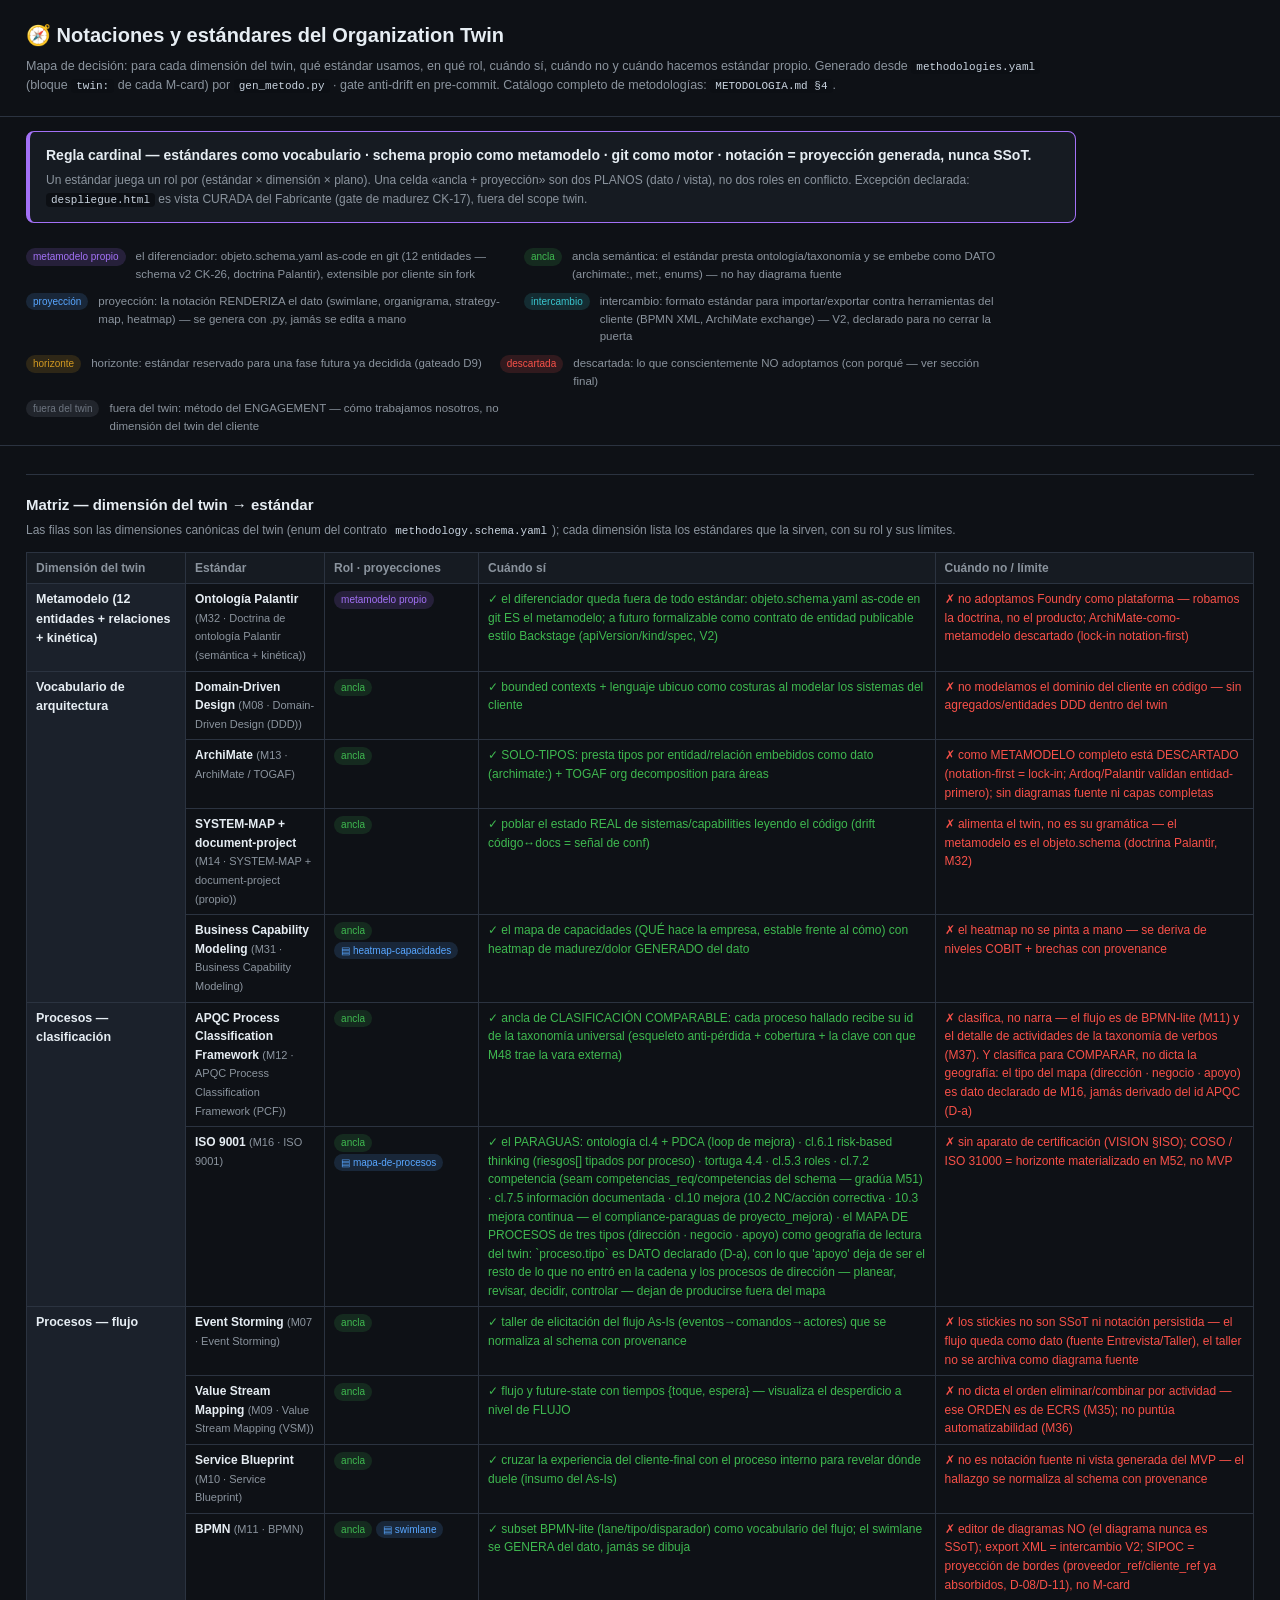
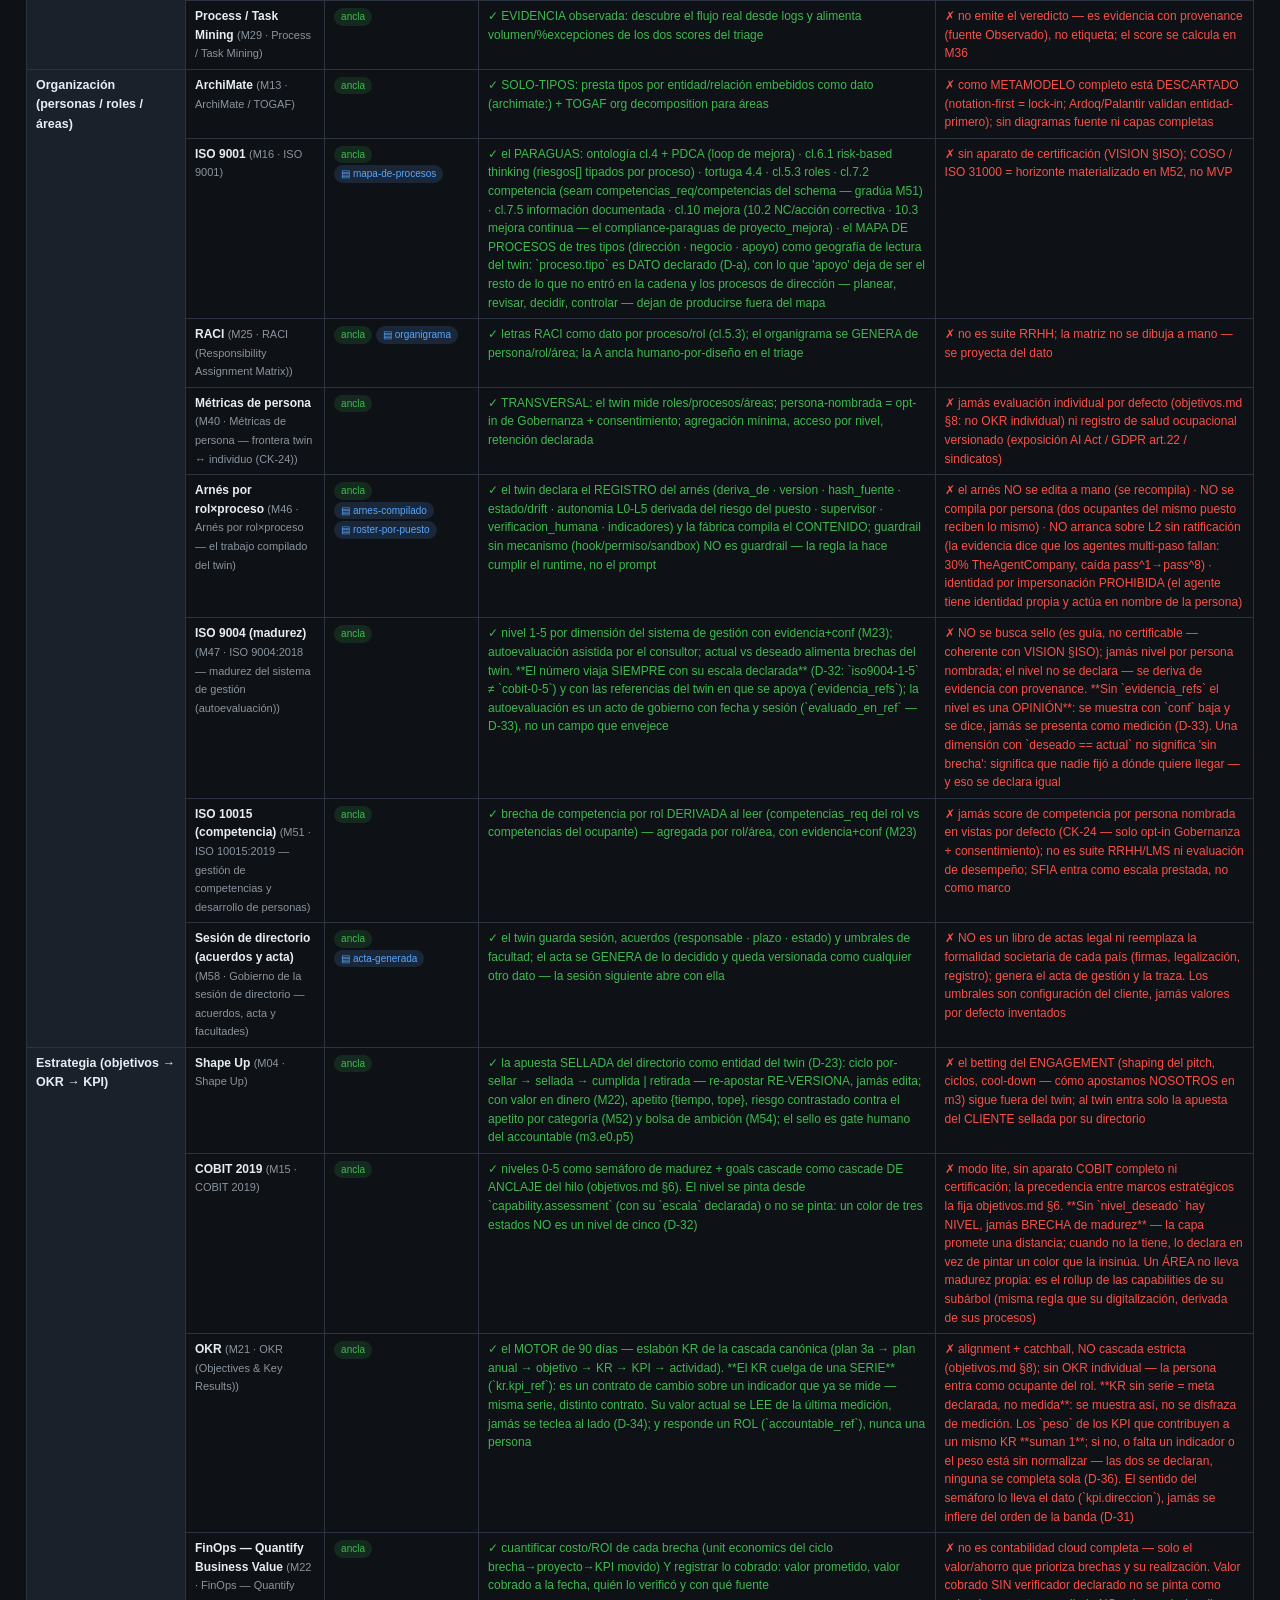
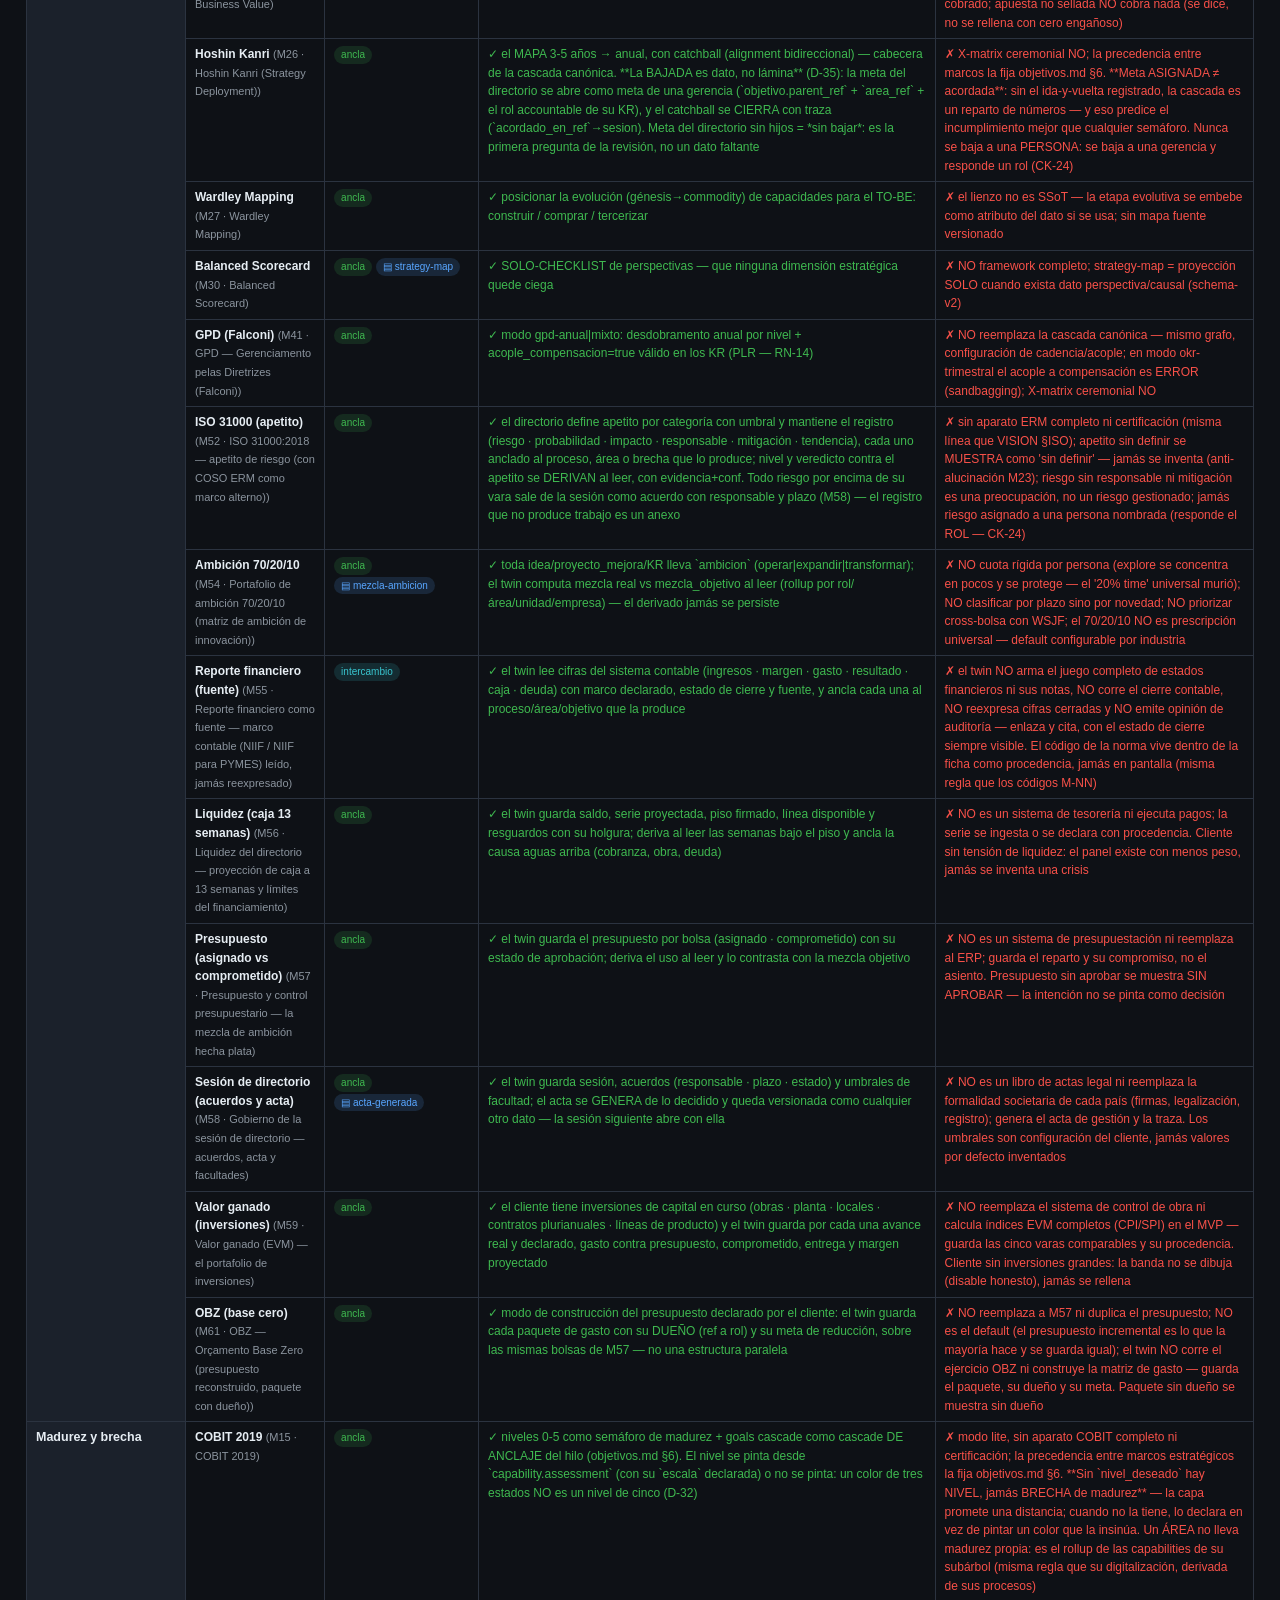
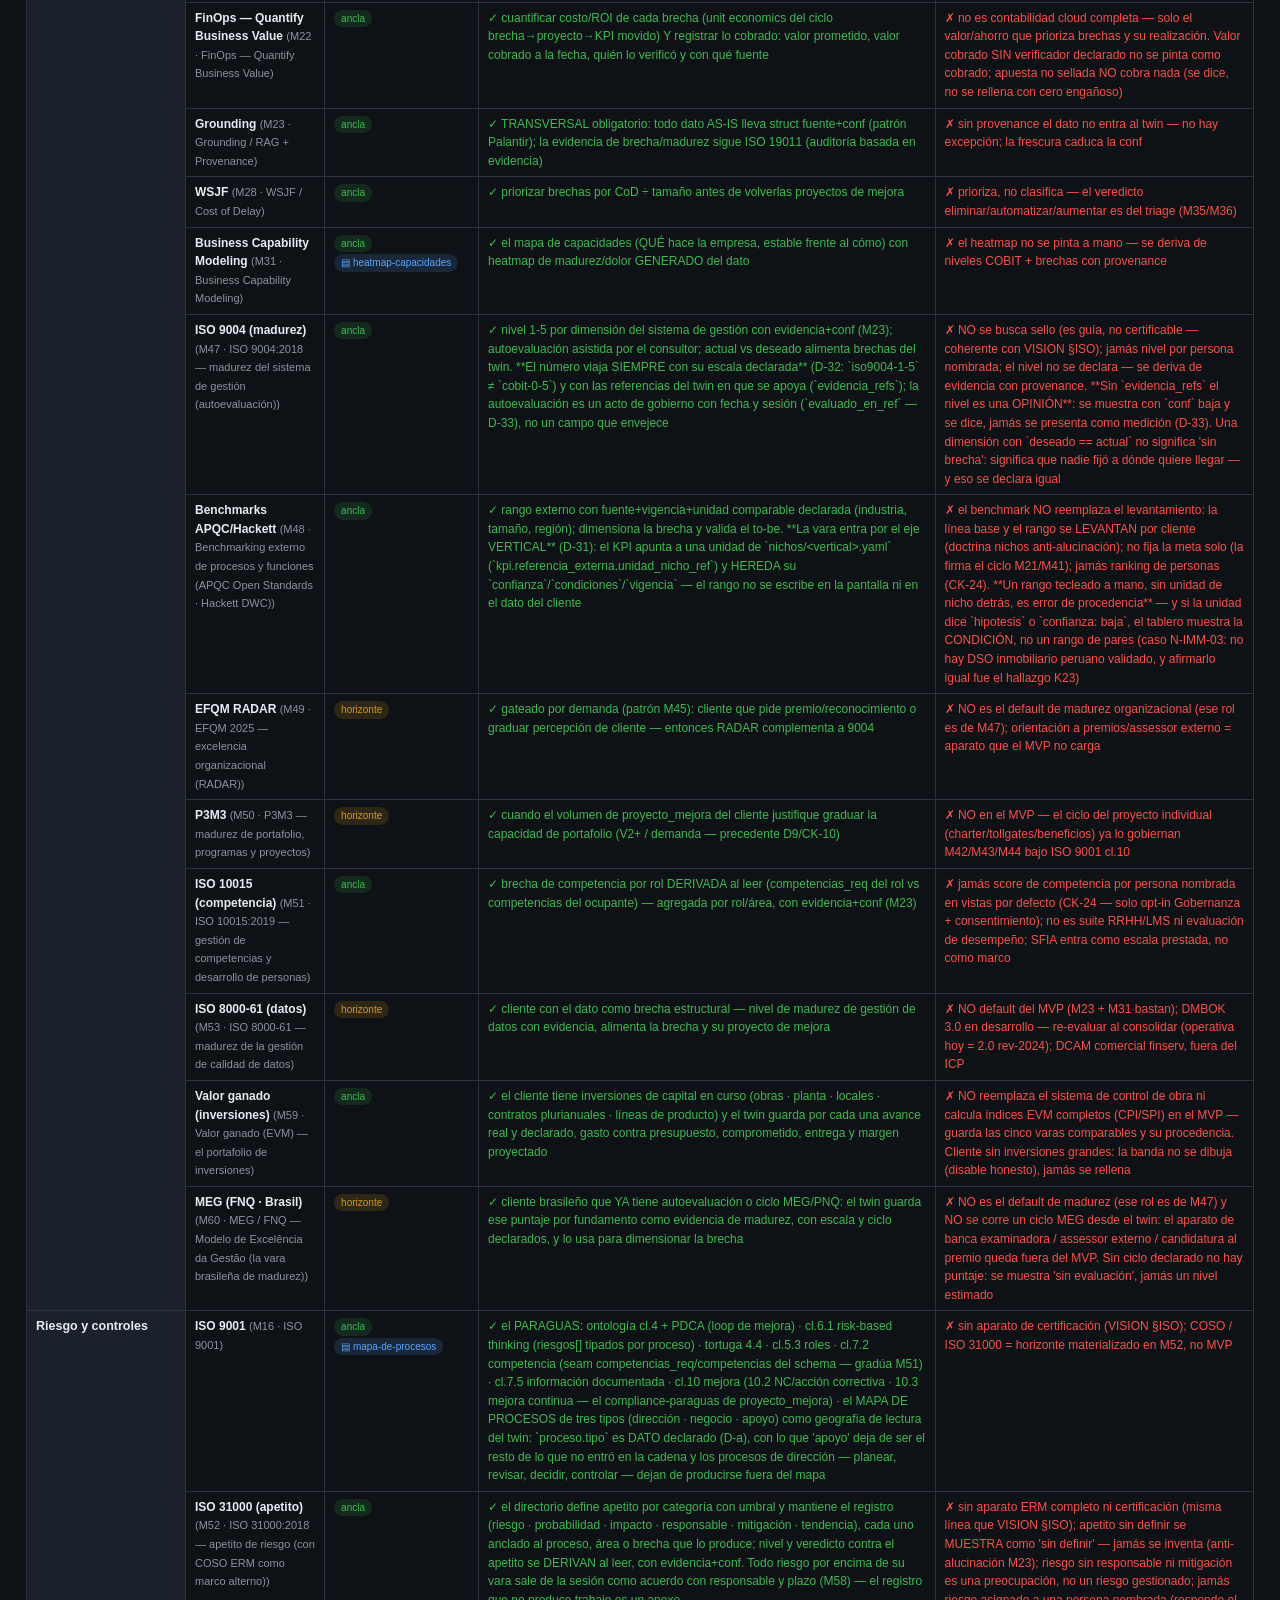
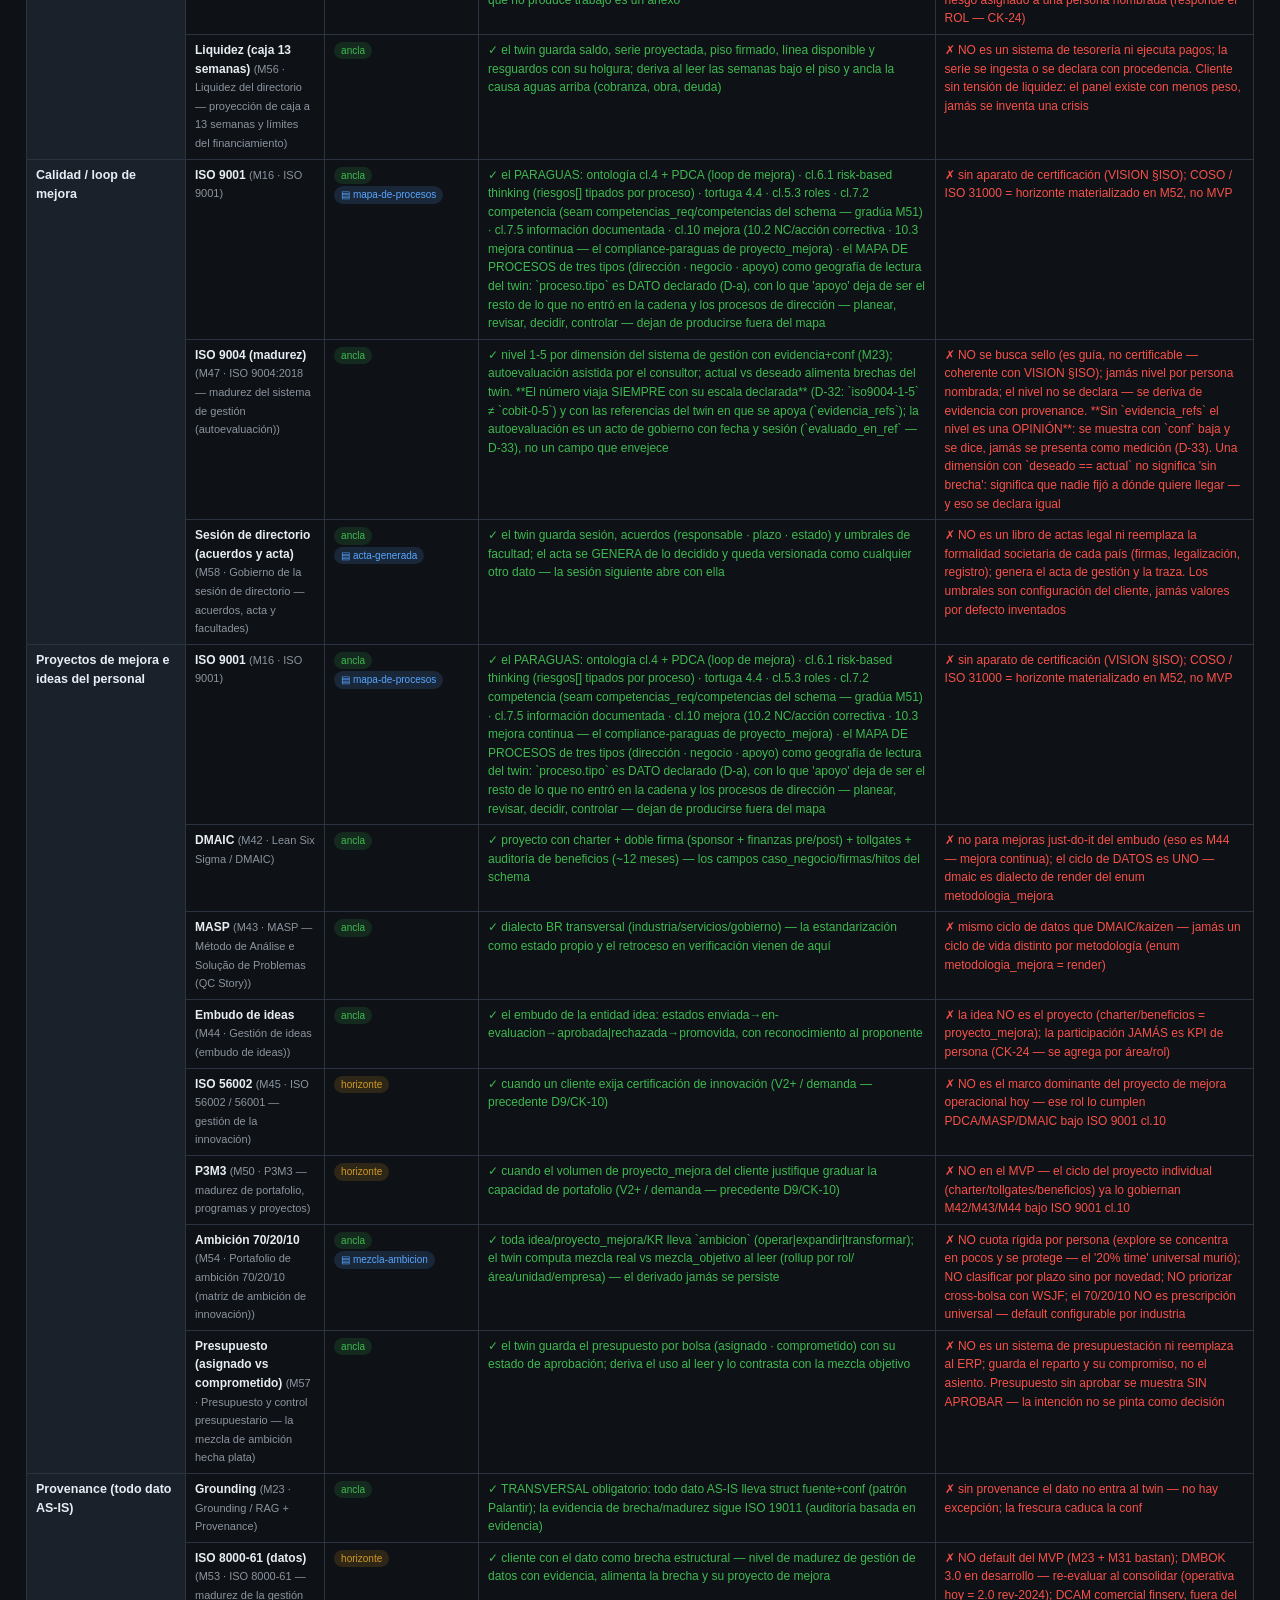
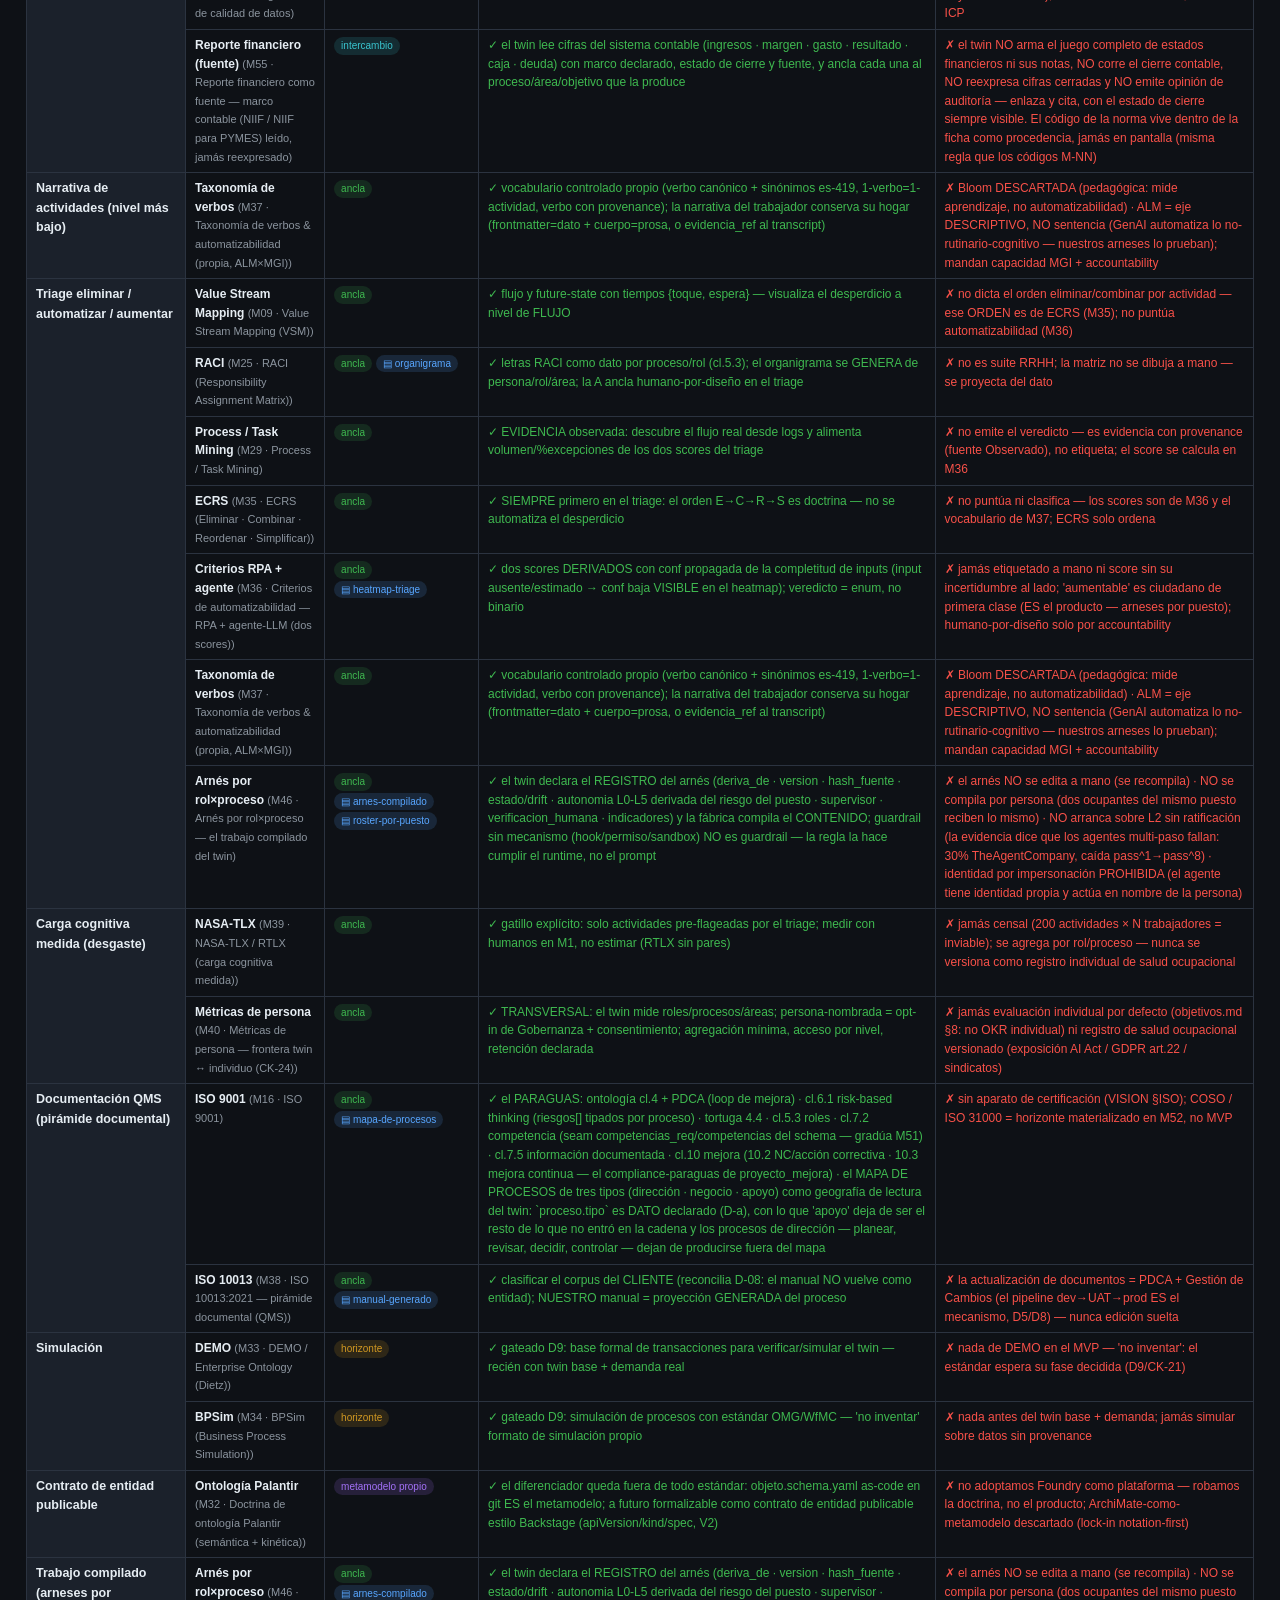
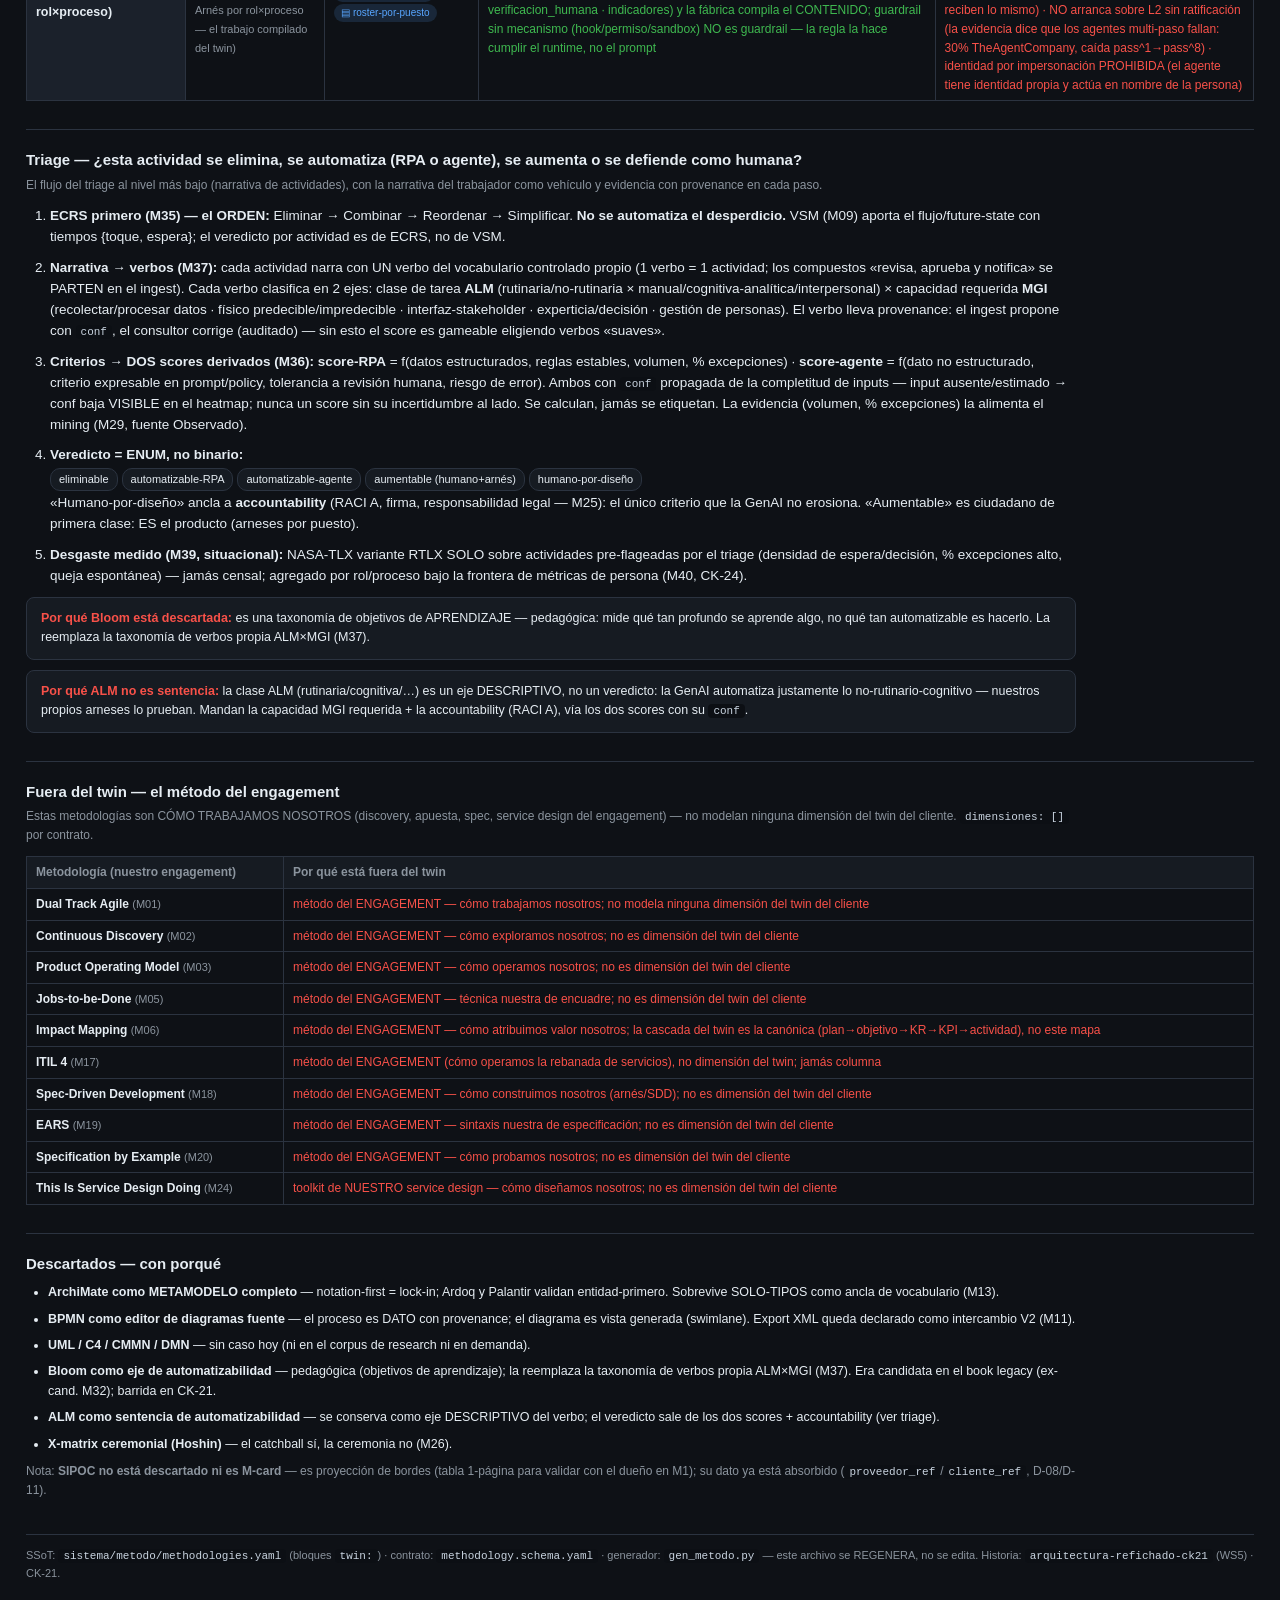
<file: sistema/metodo/NOTACIONES.html>
<!doctype html>
<html lang="es">
<head>
<meta charset="utf-8">
<meta name="viewport" content="width=device-width, initial-scale=1">
<title>Notaciones del twin — Cockpit (CK-21)</title>
<!-- GENERADO por sistema/metodo/gen_metodo.py desde methodologies.yaml (bloques twin:) — NO editar a mano (CK-21 · WS5). -->
<style>
  :root{--bg:#0e1116;--panel:#161b22;--panel2:#1b212b;--line:#2b3340;--ink:#e6edf3;--dim:#8b949e;
    --ancla:#3fb950;--propio:#a371f7;--horizonte:#d29922;--fuera:#6e7681;--proy:#58a6ff;
    --desc:#f85149;--inter:#39c5cf}
  *{box-sizing:border-box}
  body{margin:0;background:var(--bg);color:var(--ink);font:13.5px/1.55 -apple-system,Segoe UI,Roboto,Helvetica,Arial,sans-serif;padding-bottom:60px}
  header{padding:20px 26px;border-bottom:1px solid var(--line)}
  h1{margin:0 0 6px;font-size:20px}
  .sub{color:var(--dim);font-size:12.5px;max-width:1050px}
  .cardinal{max-width:1050px;margin:14px 26px;padding:13px 16px;background:var(--panel);border:1px solid var(--propio);border-left:4px solid var(--propio);border-radius:8px;font-size:14px;font-weight:600}
  .cardinal small{display:block;font-weight:400;color:var(--dim);margin-top:5px;font-size:12px}
  .legend{display:flex;gap:8px 18px;flex-wrap:wrap;padding:10px 26px;font-size:11.5px;color:var(--dim);border-bottom:1px solid var(--line)}
  .legend .k{display:inline-flex;align-items:baseline;gap:6px;max-width:480px}
  h2.sec{font-size:15px;margin:28px 26px 4px;border-top:1px solid var(--line);padding-top:18px}
  p.secsub{margin:0 26px 12px;color:var(--dim);font-size:12px;max-width:1050px}
  .wrap{margin:0 26px}
  table.mx{width:100%;border-collapse:collapse;font-size:12px;margin-bottom:10px}
  table.mx th,table.mx td{border:1px solid var(--line);padding:6px 9px;text-align:left;vertical-align:top}
  table.mx th{background:var(--panel);color:var(--dim);font-weight:600}
  td.dim{background:var(--panel2);font-weight:700;font-size:12.5px;min-width:150px}
  .std{font-weight:600}
  .mid{color:var(--dim);font-weight:400;font-size:11px}
  .bdg{display:inline-block;font-size:10px;padding:1px 7px;border-radius:10px;margin:1px 4px 1px 0;white-space:nowrap}
  .bdg.metamodelo-propio{background:rgba(163,113,247,.16);color:var(--propio)}
  .bdg.ancla{background:rgba(63,185,80,.15);color:var(--ancla)}
  .bdg.proyeccion,.bdg.proy{background:rgba(88,166,255,.15);color:var(--proy)}
  .bdg.intercambio{background:rgba(57,197,207,.15);color:var(--inter)}
  .bdg.horizonte{background:rgba(210,153,34,.16);color:var(--horizonte)}
  .bdg.descartada{background:rgba(248,81,73,.15);color:var(--desc)}
  .bdg.fuera-del-twin{background:rgba(110,118,129,.2);color:var(--fuera)}
  .si{color:var(--ancla)}
  .no{color:var(--desc)}
  ol.triage{max-width:1050px;margin:8px 26px;padding-left:24px}
  ol.triage>li{margin-bottom:10px}
  .paso{font-weight:700}
  .why{max-width:1050px;margin:10px 26px;padding:11px 14px;background:var(--panel);border:1px solid var(--line);border-radius:8px;font-size:12.5px}
  .why b{color:var(--desc)}
  ul.desc{max-width:1050px;margin:8px 26px;padding-left:22px;font-size:12.5px}
  ul.desc li{margin-bottom:7px}
  code{background:#0c0f14;padding:1px 5px;border-radius:4px;font-size:11px;color:#c9d4e0}
  .verd{display:inline-block;font-size:11px;padding:2px 8px;border-radius:10px;border:1px solid var(--line);margin:2px 4px 2px 0;background:var(--panel)}
  footer{margin:34px 26px 0;color:var(--dim);font-size:11px;border-top:1px solid var(--line);padding-top:12px}
</style>
</head>
<body>
<header>
  <h1>🧭 Notaciones y estándares del Organization Twin</h1>
  <div class="sub">Mapa de decisión: para cada dimensión del twin, qué estándar usamos, en qué rol, cuándo sí,
  cuándo no y cuándo hacemos estándar propio. Generado desde <code>methodologies.yaml</code> (bloque <code>twin:</code>
  de cada M-card) por <code>gen_metodo.py</code> · gate anti-drift en pre-commit. Catálogo completo de metodologías:
  <code>METODOLOGIA.md §4</code>.</div>
</header>

<div class="cardinal">Regla cardinal — estándares como vocabulario · schema propio como metamodelo ·
git como motor · notación = proyección generada, nunca SSoT.
<small>Un estándar juega un rol por (estándar × dimensión × plano). Una celda «ancla + proyección» son dos PLANOS
(dato / vista), no dos roles en conflicto. Excepción declarada: <code>despliegue.html</code> es vista CURADA del
Fabricante (gate de madurez CK-17), fuera del scope twin.</small></div>

<div class="legend"><span class="k"><span class="bdg metamodelo-propio">metamodelo propio</span><span>el diferenciador: objeto.schema.yaml as-code en git (12 entidades — schema v2 CK-26, doctrina Palantir), extensible por cliente sin fork</span></span><span class="k"><span class="bdg ancla">ancla</span><span>ancla semántica: el estándar presta ontología/taxonomía y se embebe como DATO (archimate:, met:, enums) — no hay diagrama fuente</span></span><span class="k"><span class="bdg proyeccion">proyección</span><span>proyección: la notación RENDERIZA el dato (swimlane, organigrama, strategy-map, heatmap) — se genera con .py, jamás se edita a mano</span></span><span class="k"><span class="bdg intercambio">intercambio</span><span>intercambio: formato estándar para importar/exportar contra herramientas del cliente (BPMN XML, ArchiMate exchange) — V2, declarado para no cerrar la puerta</span></span><span class="k"><span class="bdg horizonte">horizonte</span><span>horizonte: estándar reservado para una fase futura ya decidida (gateado D9)</span></span><span class="k"><span class="bdg descartada">descartada</span><span>descartada: lo que conscientemente NO adoptamos (con porqué — ver sección final)</span></span><span class="k"><span class="bdg fuera-del-twin">fuera del twin</span><span>fuera del twin: método del ENGAGEMENT — cómo trabajamos nosotros, no dimensión del twin del cliente</span></span></div>

<h2 class="sec">Matriz — dimensión del twin → estándar</h2>
<p class="secsub">Las filas son las dimensiones canónicas del twin (enum del contrato
<code>methodology.schema.yaml</code>); cada dimensión lista los estándares que la sirven, con su rol y sus límites.</p>
<div class="wrap"><table class="mx"><tr><th>Dimensión del twin</th><th>Estándar</th><th>Rol · proyecciones</th><th>Cuándo sí</th><th>Cuándo no / límite</th></tr>
<tr><td class="dim" rowspan="1">Metamodelo (12 entidades + relaciones + kinética)</td><td><span class="std">Ontología Palantir</span> <span class="mid">(M32 · Doctrina de ontología Palantir (semántica + kinética))</span></td><td><span class="bdg metamodelo-propio">metamodelo propio</span></td><td class="si">✓ el diferenciador queda fuera de todo estándar: objeto.schema.yaml as-code en git ES el metamodelo; a futuro formalizable como contrato de entidad publicable estilo Backstage (apiVersion/kind/spec, V2)</td><td class="no">✗ no adoptamos Foundry como plataforma — robamos la doctrina, no el producto; ArchiMate-como-metamodelo descartado (lock-in notation-first)</td></tr>
<tr><td class="dim" rowspan="4">Vocabulario de arquitectura</td><td><span class="std">Domain-Driven Design</span> <span class="mid">(M08 · Domain-Driven Design (DDD))</span></td><td><span class="bdg ancla">ancla</span></td><td class="si">✓ bounded contexts + lenguaje ubicuo como costuras al modelar los sistemas del cliente</td><td class="no">✗ no modelamos el dominio del cliente en código — sin agregados/entidades DDD dentro del twin</td></tr>
<tr><td><span class="std">ArchiMate</span> <span class="mid">(M13 · ArchiMate / TOGAF)</span></td><td><span class="bdg ancla">ancla</span></td><td class="si">✓ SOLO-TIPOS: presta tipos por entidad/relación embebidos como dato (archimate:) + TOGAF org decomposition para áreas</td><td class="no">✗ como METAMODELO completo está DESCARTADO (notation-first = lock-in; Ardoq/Palantir validan entidad-primero); sin diagramas fuente ni capas completas</td></tr>
<tr><td><span class="std">SYSTEM-MAP + document-project</span> <span class="mid">(M14 · SYSTEM-MAP + document-project (propio))</span></td><td><span class="bdg ancla">ancla</span></td><td class="si">✓ poblar el estado REAL de sistemas/capabilities leyendo el código (drift código↔docs = señal de conf)</td><td class="no">✗ alimenta el twin, no es su gramática — el metamodelo es el objeto.schema (doctrina Palantir, M32)</td></tr>
<tr><td><span class="std">Business Capability Modeling</span> <span class="mid">(M31 · Business Capability Modeling)</span></td><td><span class="bdg ancla">ancla</span><span class="bdg proy">▤ heatmap-capacidades</span></td><td class="si">✓ el mapa de capacidades (QUÉ hace la empresa, estable frente al cómo) con heatmap de madurez/dolor GENERADO del dato</td><td class="no">✗ el heatmap no se pinta a mano — se deriva de niveles COBIT + brechas con provenance</td></tr>
<tr><td class="dim" rowspan="2">Procesos — clasificación</td><td><span class="std">APQC Process Classification Framework</span> <span class="mid">(M12 · APQC Process Classification Framework (PCF))</span></td><td><span class="bdg ancla">ancla</span></td><td class="si">✓ ancla de CLASIFICACIÓN COMPARABLE: cada proceso hallado recibe su id de la taxonomía universal (esqueleto anti-pérdida + cobertura + la clave con que M48 trae la vara externa)</td><td class="no">✗ clasifica, no narra — el flujo es de BPMN-lite (M11) y el detalle de actividades de la taxonomía de verbos (M37). Y clasifica para COMPARAR, no dicta la geografía: el tipo del mapa (dirección · negocio · apoyo) es dato declarado de M16, jamás derivado del id APQC (D-a)</td></tr>
<tr><td><span class="std">ISO 9001</span> <span class="mid">(M16 · ISO 9001)</span></td><td><span class="bdg ancla">ancla</span><span class="bdg proy">▤ mapa-de-procesos</span></td><td class="si">✓ el PARAGUAS: ontología cl.4 + PDCA (loop de mejora) · cl.6.1 risk-based thinking (riesgos[] tipados por proceso) · tortuga 4.4 · cl.5.3 roles · cl.7.2 competencia (seam competencias_req/competencias del schema — gradúa M51) · cl.7.5 información documentada · cl.10 mejora (10.2 NC/acción correctiva · 10.3 mejora continua — el compliance-paraguas de proyecto_mejora) · el MAPA DE PROCESOS de tres tipos (dirección · negocio · apoyo) como geografía de lectura del twin: `proceso.tipo` es DATO declarado (D-a), con lo que 'apoyo' deja de ser el resto de lo que no entró en la cadena y los procesos de dirección — planear, revisar, decidir, controlar — dejan de producirse fuera del mapa</td><td class="no">✗ sin aparato de certificación (VISION §ISO); COSO / ISO 31000 = horizonte materializado en M52, no MVP</td></tr>
<tr><td class="dim" rowspan="5">Procesos — flujo</td><td><span class="std">Event Storming</span> <span class="mid">(M07 · Event Storming)</span></td><td><span class="bdg ancla">ancla</span></td><td class="si">✓ taller de elicitación del flujo As-Is (eventos→comandos→actores) que se normaliza al schema con provenance</td><td class="no">✗ los stickies no son SSoT ni notación persistida — el flujo queda como dato (fuente Entrevista/Taller), el taller no se archiva como diagrama fuente</td></tr>
<tr><td><span class="std">Value Stream Mapping</span> <span class="mid">(M09 · Value Stream Mapping (VSM))</span></td><td><span class="bdg ancla">ancla</span></td><td class="si">✓ flujo y future-state con tiempos {toque, espera} — visualiza el desperdicio a nivel de FLUJO</td><td class="no">✗ no dicta el orden eliminar/combinar por actividad — ese ORDEN es de ECRS (M35); no puntúa automatizabilidad (M36)</td></tr>
<tr><td><span class="std">Service Blueprint</span> <span class="mid">(M10 · Service Blueprint)</span></td><td><span class="bdg ancla">ancla</span></td><td class="si">✓ cruzar la experiencia del cliente-final con el proceso interno para revelar dónde duele (insumo del As-Is)</td><td class="no">✗ no es notación fuente ni vista generada del MVP — el hallazgo se normaliza al schema con provenance</td></tr>
<tr><td><span class="std">BPMN</span> <span class="mid">(M11 · BPMN)</span></td><td><span class="bdg ancla">ancla</span><span class="bdg proy">▤ swimlane</span></td><td class="si">✓ subset BPMN-lite (lane/tipo/disparador) como vocabulario del flujo; el swimlane se GENERA del dato, jamás se dibuja</td><td class="no">✗ editor de diagramas NO (el diagrama nunca es SSoT); export XML = intercambio V2; SIPOC = proyección de bordes (proveedor_ref/cliente_ref ya absorbidos, D-08/D-11), no M-card</td></tr>
<tr><td><span class="std">Process / Task Mining</span> <span class="mid">(M29 · Process / Task Mining)</span></td><td><span class="bdg ancla">ancla</span></td><td class="si">✓ EVIDENCIA observada: descubre el flujo real desde logs y alimenta volumen/%excepciones de los dos scores del triage</td><td class="no">✗ no emite el veredicto — es evidencia con provenance (fuente Observado), no etiqueta; el score se calcula en M36</td></tr>
<tr><td class="dim" rowspan="8">Organización (personas / roles / áreas)</td><td><span class="std">ArchiMate</span> <span class="mid">(M13 · ArchiMate / TOGAF)</span></td><td><span class="bdg ancla">ancla</span></td><td class="si">✓ SOLO-TIPOS: presta tipos por entidad/relación embebidos como dato (archimate:) + TOGAF org decomposition para áreas</td><td class="no">✗ como METAMODELO completo está DESCARTADO (notation-first = lock-in; Ardoq/Palantir validan entidad-primero); sin diagramas fuente ni capas completas</td></tr>
<tr><td><span class="std">ISO 9001</span> <span class="mid">(M16 · ISO 9001)</span></td><td><span class="bdg ancla">ancla</span><span class="bdg proy">▤ mapa-de-procesos</span></td><td class="si">✓ el PARAGUAS: ontología cl.4 + PDCA (loop de mejora) · cl.6.1 risk-based thinking (riesgos[] tipados por proceso) · tortuga 4.4 · cl.5.3 roles · cl.7.2 competencia (seam competencias_req/competencias del schema — gradúa M51) · cl.7.5 información documentada · cl.10 mejora (10.2 NC/acción correctiva · 10.3 mejora continua — el compliance-paraguas de proyecto_mejora) · el MAPA DE PROCESOS de tres tipos (dirección · negocio · apoyo) como geografía de lectura del twin: `proceso.tipo` es DATO declarado (D-a), con lo que 'apoyo' deja de ser el resto de lo que no entró en la cadena y los procesos de dirección — planear, revisar, decidir, controlar — dejan de producirse fuera del mapa</td><td class="no">✗ sin aparato de certificación (VISION §ISO); COSO / ISO 31000 = horizonte materializado en M52, no MVP</td></tr>
<tr><td><span class="std">RACI</span> <span class="mid">(M25 · RACI (Responsibility Assignment Matrix))</span></td><td><span class="bdg ancla">ancla</span><span class="bdg proy">▤ organigrama</span></td><td class="si">✓ letras RACI como dato por proceso/rol (cl.5.3); el organigrama se GENERA de persona/rol/área; la A ancla humano-por-diseño en el triage</td><td class="no">✗ no es suite RRHH; la matriz no se dibuja a mano — se proyecta del dato</td></tr>
<tr><td><span class="std">Métricas de persona</span> <span class="mid">(M40 · Métricas de persona — frontera twin ↔ individuo (CK-24))</span></td><td><span class="bdg ancla">ancla</span></td><td class="si">✓ TRANSVERSAL: el twin mide roles/procesos/áreas; persona-nombrada = opt-in de Gobernanza + consentimiento; agregación mínima, acceso por nivel, retención declarada</td><td class="no">✗ jamás evaluación individual por defecto (objetivos.md §8: no OKR individual) ni registro de salud ocupacional versionado (exposición AI Act / GDPR art.22 / sindicatos)</td></tr>
<tr><td><span class="std">Arnés por rol×proceso</span> <span class="mid">(M46 · Arnés por rol×proceso — el trabajo compilado del twin)</span></td><td><span class="bdg ancla">ancla</span><span class="bdg proy">▤ arnes-compilado</span><span class="bdg proy">▤ roster-por-puesto</span></td><td class="si">✓ el twin declara el REGISTRO del arnés (deriva_de · version · hash_fuente · estado/drift · autonomia L0-L5 derivada del riesgo del puesto · supervisor · verificacion_humana · indicadores) y la fábrica compila el CONTENIDO; guardrail sin mecanismo (hook/permiso/sandbox) NO es guardrail — la regla la hace cumplir el runtime, no el prompt</td><td class="no">✗ el arnés NO se edita a mano (se recompila) · NO se compila por persona (dos ocupantes del mismo puesto reciben lo mismo) · NO arranca sobre L2 sin ratificación (la evidencia dice que los agentes multi-paso fallan: 30% TheAgentCompany, caída pass^1→pass^8) · identidad por impersonación PROHIBIDA (el agente tiene identidad propia y actúa en nombre de la persona)</td></tr>
<tr><td><span class="std">ISO 9004 (madurez)</span> <span class="mid">(M47 · ISO 9004:2018 — madurez del sistema de gestión (autoevaluación))</span></td><td><span class="bdg ancla">ancla</span></td><td class="si">✓ nivel 1-5 por dimensión del sistema de gestión con evidencia+conf (M23); autoevaluación asistida por el consultor; actual vs deseado alimenta brechas del twin. **El número viaja SIEMPRE con su escala declarada** (D-32: `iso9004-1-5` ≠ `cobit-0-5`) y con las referencias del twin en que se apoya (`evidencia_refs`); la autoevaluación es un acto de gobierno con fecha y sesión (`evaluado_en_ref` — D-33), no un campo que envejece</td><td class="no">✗ NO se busca sello (es guía, no certificable — coherente con VISION §ISO); jamás nivel por persona nombrada; el nivel no se declara — se deriva de evidencia con provenance. **Sin `evidencia_refs` el nivel es una OPINIÓN**: se muestra con `conf` baja y se dice, jamás se presenta como medición (D-33). Una dimensión con `deseado == actual` no significa 'sin brecha': significa que nadie fijó a dónde quiere llegar — y eso se declara igual</td></tr>
<tr><td><span class="std">ISO 10015 (competencia)</span> <span class="mid">(M51 · ISO 10015:2019 — gestión de competencias y desarrollo de personas)</span></td><td><span class="bdg ancla">ancla</span></td><td class="si">✓ brecha de competencia por rol DERIVADA al leer (competencias_req del rol vs competencias del ocupante) — agregada por rol/área, con evidencia+conf (M23)</td><td class="no">✗ jamás score de competencia por persona nombrada en vistas por defecto (CK-24 — solo opt-in Gobernanza + consentimiento); no es suite RRHH/LMS ni evaluación de desempeño; SFIA entra como escala prestada, no como marco</td></tr>
<tr><td><span class="std">Sesión de directorio (acuerdos y acta)</span> <span class="mid">(M58 · Gobierno de la sesión de directorio — acuerdos, acta y facultades)</span></td><td><span class="bdg ancla">ancla</span><span class="bdg proy">▤ acta-generada</span></td><td class="si">✓ el twin guarda sesión, acuerdos (responsable · plazo · estado) y umbrales de facultad; el acta se GENERA de lo decidido y queda versionada como cualquier otro dato — la sesión siguiente abre con ella</td><td class="no">✗ NO es un libro de actas legal ni reemplaza la formalidad societaria de cada país (firmas, legalización, registro); genera el acta de gestión y la traza. Los umbrales son configuración del cliente, jamás valores por defecto inventados</td></tr>
<tr><td class="dim" rowspan="16">Estrategia (objetivos → OKR → KPI)</td><td><span class="std">Shape Up</span> <span class="mid">(M04 · Shape Up)</span></td><td><span class="bdg ancla">ancla</span></td><td class="si">✓ la apuesta SELLADA del directorio como entidad del twin (D-23): ciclo por-sellar → sellada → cumplida | retirada — re-apostar RE-VERSIONA, jamás edita; con valor en dinero (M22), apetito {tiempo, tope}, riesgo contrastado contra el apetito por categoría (M52) y bolsa de ambición (M54); el sello es gate humano del accountable (m3.e0.p5)</td><td class="no">✗ el betting del ENGAGEMENT (shaping del pitch, ciclos, cool-down — cómo apostamos NOSOTROS en m3) sigue fuera del twin; al twin entra solo la apuesta del CLIENTE sellada por su directorio</td></tr>
<tr><td><span class="std">COBIT 2019</span> <span class="mid">(M15 · COBIT 2019)</span></td><td><span class="bdg ancla">ancla</span></td><td class="si">✓ niveles 0-5 como semáforo de madurez + goals cascade como cascade DE ANCLAJE del hilo (objetivos.md §6). El nivel se pinta desde `capability.assessment` (con su `escala` declarada) o no se pinta: un color de tres estados NO es un nivel de cinco (D-32)</td><td class="no">✗ modo lite, sin aparato COBIT completo ni certificación; la precedencia entre marcos estratégicos la fija objetivos.md §6. **Sin `nivel_deseado` hay NIVEL, jamás BRECHA de madurez** — la capa promete una distancia; cuando no la tiene, lo declara en vez de pintar un color que la insinúa. Un ÁREA no lleva madurez propia: es el rollup de las capabilities de su subárbol (misma regla que su digitalización, derivada de sus procesos)</td></tr>
<tr><td><span class="std">OKR</span> <span class="mid">(M21 · OKR (Objectives &amp; Key Results))</span></td><td><span class="bdg ancla">ancla</span></td><td class="si">✓ el MOTOR de 90 días — eslabón KR de la cascada canónica (plan 3a → plan anual → objetivo → KR → KPI → actividad). **El KR cuelga de una SERIE** (`kr.kpi_ref`): es un contrato de cambio sobre un indicador que ya se mide — misma serie, distinto contrato. Su valor actual se LEE de la última medición, jamás se teclea al lado (D-34); y responde un ROL (`accountable_ref`), nunca una persona</td><td class="no">✗ alignment + catchball, NO cascada estricta (objetivos.md §8); sin OKR individual — la persona entra como ocupante del rol. **KR sin serie = meta declarada, no medida**: se muestra así, no se disfraza de medición. Los `peso` de los KPI que contribuyen a un mismo KR **suman 1**; si no, o falta un indicador o el peso está sin normalizar — las dos se declaran, ninguna se completa sola (D-36). El sentido del semáforo lo lleva el dato (`kpi.direccion`), jamás se infiere del orden de la banda (D-31)</td></tr>
<tr><td><span class="std">FinOps — Quantify Business Value</span> <span class="mid">(M22 · FinOps — Quantify Business Value)</span></td><td><span class="bdg ancla">ancla</span></td><td class="si">✓ cuantificar costo/ROI de cada brecha (unit economics del ciclo brecha→proyecto→KPI movido) Y registrar lo cobrado: valor prometido, valor cobrado a la fecha, quién lo verificó y con qué fuente</td><td class="no">✗ no es contabilidad cloud completa — solo el valor/ahorro que prioriza brechas y su realización. Valor cobrado SIN verificador declarado no se pinta como cobrado; apuesta no sellada NO cobra nada (se dice, no se rellena con cero engañoso)</td></tr>
<tr><td><span class="std">Hoshin Kanri</span> <span class="mid">(M26 · Hoshin Kanri (Strategy Deployment))</span></td><td><span class="bdg ancla">ancla</span></td><td class="si">✓ el MAPA 3-5 años → anual, con catchball (alignment bidireccional) — cabecera de la cascada canónica. **La BAJADA es dato, no lámina** (D-35): la meta del directorio se abre como meta de una gerencia (`objetivo.parent_ref` + `area_ref` + el rol accountable de su KR), y el catchball se CIERRA con traza (`acordado_en_ref`→sesion). Meta del directorio sin hijos = *sin bajar*: es la primera pregunta de la revisión, no un dato faltante</td><td class="no">✗ X-matrix ceremonial NO; la precedencia entre marcos la fija objetivos.md §6. **Meta ASIGNADA ≠ acordada**: sin el ida-y-vuelta registrado, la cascada es un reparto de números — y eso predice el incumplimiento mejor que cualquier semáforo. Nunca se baja a una PERSONA: se baja a una gerencia y responde un rol (CK-24)</td></tr>
<tr><td><span class="std">Wardley Mapping</span> <span class="mid">(M27 · Wardley Mapping)</span></td><td><span class="bdg ancla">ancla</span></td><td class="si">✓ posicionar la evolución (génesis→commodity) de capacidades para el TO-BE: construir / comprar / tercerizar</td><td class="no">✗ el lienzo no es SSoT — la etapa evolutiva se embebe como atributo del dato si se usa; sin mapa fuente versionado</td></tr>
<tr><td><span class="std">Balanced Scorecard</span> <span class="mid">(M30 · Balanced Scorecard)</span></td><td><span class="bdg ancla">ancla</span><span class="bdg proy">▤ strategy-map</span></td><td class="si">✓ SOLO-CHECKLIST de perspectivas — que ninguna dimensión estratégica quede ciega</td><td class="no">✗ NO framework completo; strategy-map = proyección SOLO cuando exista dato perspectiva/causal (schema-v2)</td></tr>
<tr><td><span class="std">GPD (Falconi)</span> <span class="mid">(M41 · GPD — Gerenciamento pelas Diretrizes (Falconi))</span></td><td><span class="bdg ancla">ancla</span></td><td class="si">✓ modo gpd-anual|mixto: desdobramento anual por nivel + acople_compensacion=true válido en los KR (PLR — RN-14)</td><td class="no">✗ NO reemplaza la cascada canónica — mismo grafo, configuración de cadencia/acople; en modo okr-trimestral el acople a compensación es ERROR (sandbagging); X-matrix ceremonial NO</td></tr>
<tr><td><span class="std">ISO 31000 (apetito)</span> <span class="mid">(M52 · ISO 31000:2018 — apetito de riesgo (con COSO ERM como marco alterno))</span></td><td><span class="bdg ancla">ancla</span></td><td class="si">✓ el directorio define apetito por categoría con umbral y mantiene el registro (riesgo · probabilidad · impacto · responsable · mitigación · tendencia), cada uno anclado al proceso, área o brecha que lo produce; nivel y veredicto contra el apetito se DERIVAN al leer, con evidencia+conf. Todo riesgo por encima de su vara sale de la sesión como acuerdo con responsable y plazo (M58) — el registro que no produce trabajo es un anexo</td><td class="no">✗ sin aparato ERM completo ni certificación (misma línea que VISION §ISO); apetito sin definir se MUESTRA como 'sin definir' — jamás se inventa (anti-alucinación M23); riesgo sin responsable ni mitigación es una preocupación, no un riesgo gestionado; jamás riesgo asignado a una persona nombrada (responde el ROL — CK-24)</td></tr>
<tr><td><span class="std">Ambición 70/20/10</span> <span class="mid">(M54 · Portafolio de ambición 70/20/10 (matriz de ambición de innovación))</span></td><td><span class="bdg ancla">ancla</span><span class="bdg proy">▤ mezcla-ambicion</span></td><td class="si">✓ toda idea/proyecto_mejora/KR lleva `ambicion` (operar|expandir|transformar); el twin computa mezcla real vs mezcla_objetivo al leer (rollup por rol/área/unidad/empresa) — el derivado jamás se persiste</td><td class="no">✗ NO cuota rígida por persona (explore se concentra en pocos y se protege — el '20% time' universal murió); NO clasificar por plazo sino por novedad; NO priorizar cross-bolsa con WSJF; el 70/20/10 NO es prescripción universal — default configurable por industria</td></tr>
<tr><td><span class="std">Reporte financiero (fuente)</span> <span class="mid">(M55 · Reporte financiero como fuente — marco contable (NIIF / NIIF para PYMES) leído, jamás reexpresado)</span></td><td><span class="bdg intercambio">intercambio</span></td><td class="si">✓ el twin lee cifras del sistema contable (ingresos · margen · gasto · resultado · caja · deuda) con marco declarado, estado de cierre y fuente, y ancla cada una al proceso/área/objetivo que la produce</td><td class="no">✗ el twin NO arma el juego completo de estados financieros ni sus notas, NO corre el cierre contable, NO reexpresa cifras cerradas y NO emite opinión de auditoría — enlaza y cita, con el estado de cierre siempre visible. El código de la norma vive dentro de la ficha como procedencia, jamás en pantalla (misma regla que los códigos M-NN)</td></tr>
<tr><td><span class="std">Liquidez (caja 13 semanas)</span> <span class="mid">(M56 · Liquidez del directorio — proyección de caja a 13 semanas y límites del financiamiento)</span></td><td><span class="bdg ancla">ancla</span></td><td class="si">✓ el twin guarda saldo, serie proyectada, piso firmado, línea disponible y resguardos con su holgura; deriva al leer las semanas bajo el piso y ancla la causa aguas arriba (cobranza, obra, deuda)</td><td class="no">✗ NO es un sistema de tesorería ni ejecuta pagos; la serie se ingesta o se declara con procedencia. Cliente sin tensión de liquidez: el panel existe con menos peso, jamás se inventa una crisis</td></tr>
<tr><td><span class="std">Presupuesto (asignado vs comprometido)</span> <span class="mid">(M57 · Presupuesto y control presupuestario — la mezcla de ambición hecha plata)</span></td><td><span class="bdg ancla">ancla</span></td><td class="si">✓ el twin guarda el presupuesto por bolsa (asignado · comprometido) con su estado de aprobación; deriva el uso al leer y lo contrasta con la mezcla objetivo</td><td class="no">✗ NO es un sistema de presupuestación ni reemplaza al ERP; guarda el reparto y su compromiso, no el asiento. Presupuesto sin aprobar se muestra SIN APROBAR — la intención no se pinta como decisión</td></tr>
<tr><td><span class="std">Sesión de directorio (acuerdos y acta)</span> <span class="mid">(M58 · Gobierno de la sesión de directorio — acuerdos, acta y facultades)</span></td><td><span class="bdg ancla">ancla</span><span class="bdg proy">▤ acta-generada</span></td><td class="si">✓ el twin guarda sesión, acuerdos (responsable · plazo · estado) y umbrales de facultad; el acta se GENERA de lo decidido y queda versionada como cualquier otro dato — la sesión siguiente abre con ella</td><td class="no">✗ NO es un libro de actas legal ni reemplaza la formalidad societaria de cada país (firmas, legalización, registro); genera el acta de gestión y la traza. Los umbrales son configuración del cliente, jamás valores por defecto inventados</td></tr>
<tr><td><span class="std">Valor ganado (inversiones)</span> <span class="mid">(M59 · Valor ganado (EVM) — el portafolio de inversiones)</span></td><td><span class="bdg ancla">ancla</span></td><td class="si">✓ el cliente tiene inversiones de capital en curso (obras · planta · locales · contratos plurianuales · líneas de producto) y el twin guarda por cada una avance real y declarado, gasto contra presupuesto, comprometido, entrega y margen proyectado</td><td class="no">✗ NO reemplaza el sistema de control de obra ni calcula índices EVM completos (CPI/SPI) en el MVP — guarda las cinco varas comparables y su procedencia. Cliente sin inversiones grandes: la banda no se dibuja (disable honesto), jamás se rellena</td></tr>
<tr><td><span class="std">OBZ (base cero)</span> <span class="mid">(M61 · OBZ — Orçamento Base Zero (presupuesto reconstruido, paquete con dueño))</span></td><td><span class="bdg ancla">ancla</span></td><td class="si">✓ modo de construcción del presupuesto declarado por el cliente: el twin guarda cada paquete de gasto con su DUEÑO (ref a rol) y su meta de reducción, sobre las mismas bolsas de M57 — no una estructura paralela</td><td class="no">✗ NO reemplaza a M57 ni duplica el presupuesto; NO es el default (el presupuesto incremental es lo que la mayoría hace y se guarda igual); el twin NO corre el ejercicio OBZ ni construye la matriz de gasto — guarda el paquete, su dueño y su meta. Paquete sin dueño se muestra sin dueño</td></tr>
<tr><td class="dim" rowspan="13">Madurez y brecha</td><td><span class="std">COBIT 2019</span> <span class="mid">(M15 · COBIT 2019)</span></td><td><span class="bdg ancla">ancla</span></td><td class="si">✓ niveles 0-5 como semáforo de madurez + goals cascade como cascade DE ANCLAJE del hilo (objetivos.md §6). El nivel se pinta desde `capability.assessment` (con su `escala` declarada) o no se pinta: un color de tres estados NO es un nivel de cinco (D-32)</td><td class="no">✗ modo lite, sin aparato COBIT completo ni certificación; la precedencia entre marcos estratégicos la fija objetivos.md §6. **Sin `nivel_deseado` hay NIVEL, jamás BRECHA de madurez** — la capa promete una distancia; cuando no la tiene, lo declara en vez de pintar un color que la insinúa. Un ÁREA no lleva madurez propia: es el rollup de las capabilities de su subárbol (misma regla que su digitalización, derivada de sus procesos)</td></tr>
<tr><td><span class="std">FinOps — Quantify Business Value</span> <span class="mid">(M22 · FinOps — Quantify Business Value)</span></td><td><span class="bdg ancla">ancla</span></td><td class="si">✓ cuantificar costo/ROI de cada brecha (unit economics del ciclo brecha→proyecto→KPI movido) Y registrar lo cobrado: valor prometido, valor cobrado a la fecha, quién lo verificó y con qué fuente</td><td class="no">✗ no es contabilidad cloud completa — solo el valor/ahorro que prioriza brechas y su realización. Valor cobrado SIN verificador declarado no se pinta como cobrado; apuesta no sellada NO cobra nada (se dice, no se rellena con cero engañoso)</td></tr>
<tr><td><span class="std">Grounding</span> <span class="mid">(M23 · Grounding / RAG + Provenance)</span></td><td><span class="bdg ancla">ancla</span></td><td class="si">✓ TRANSVERSAL obligatorio: todo dato AS-IS lleva struct fuente+conf (patrón Palantir); la evidencia de brecha/madurez sigue ISO 19011 (auditoría basada en evidencia)</td><td class="no">✗ sin provenance el dato no entra al twin — no hay excepción; la frescura caduca la conf</td></tr>
<tr><td><span class="std">WSJF</span> <span class="mid">(M28 · WSJF / Cost of Delay)</span></td><td><span class="bdg ancla">ancla</span></td><td class="si">✓ priorizar brechas por CoD ÷ tamaño antes de volverlas proyectos de mejora</td><td class="no">✗ prioriza, no clasifica — el veredicto eliminar/automatizar/aumentar es del triage (M35/M36)</td></tr>
<tr><td><span class="std">Business Capability Modeling</span> <span class="mid">(M31 · Business Capability Modeling)</span></td><td><span class="bdg ancla">ancla</span><span class="bdg proy">▤ heatmap-capacidades</span></td><td class="si">✓ el mapa de capacidades (QUÉ hace la empresa, estable frente al cómo) con heatmap de madurez/dolor GENERADO del dato</td><td class="no">✗ el heatmap no se pinta a mano — se deriva de niveles COBIT + brechas con provenance</td></tr>
<tr><td><span class="std">ISO 9004 (madurez)</span> <span class="mid">(M47 · ISO 9004:2018 — madurez del sistema de gestión (autoevaluación))</span></td><td><span class="bdg ancla">ancla</span></td><td class="si">✓ nivel 1-5 por dimensión del sistema de gestión con evidencia+conf (M23); autoevaluación asistida por el consultor; actual vs deseado alimenta brechas del twin. **El número viaja SIEMPRE con su escala declarada** (D-32: `iso9004-1-5` ≠ `cobit-0-5`) y con las referencias del twin en que se apoya (`evidencia_refs`); la autoevaluación es un acto de gobierno con fecha y sesión (`evaluado_en_ref` — D-33), no un campo que envejece</td><td class="no">✗ NO se busca sello (es guía, no certificable — coherente con VISION §ISO); jamás nivel por persona nombrada; el nivel no se declara — se deriva de evidencia con provenance. **Sin `evidencia_refs` el nivel es una OPINIÓN**: se muestra con `conf` baja y se dice, jamás se presenta como medición (D-33). Una dimensión con `deseado == actual` no significa 'sin brecha': significa que nadie fijó a dónde quiere llegar — y eso se declara igual</td></tr>
<tr><td><span class="std">Benchmarks APQC/Hackett</span> <span class="mid">(M48 · Benchmarking externo de procesos y funciones (APQC Open Standards · Hackett DWC))</span></td><td><span class="bdg ancla">ancla</span></td><td class="si">✓ rango externo con fuente+vigencia+unidad comparable declarada (industria, tamaño, región); dimensiona la brecha y valida el to-be. **La vara entra por el eje VERTICAL** (D-31): el KPI apunta a una unidad de `nichos/&lt;vertical&gt;.yaml` (`kpi.referencia_externa.unidad_nicho_ref`) y HEREDA su `confianza`/`condiciones`/`vigencia` — el rango no se escribe en la pantalla ni en el dato del cliente</td><td class="no">✗ el benchmark NO reemplaza el levantamiento: la línea base y el rango se LEVANTAN por cliente (doctrina nichos anti-alucinación); no fija la meta solo (la firma el ciclo M21/M41); jamás ranking de personas (CK-24). **Un rango tecleado a mano, sin unidad de nicho detrás, es error de procedencia** — y si la unidad dice `hipotesis` o `confianza: baja`, el tablero muestra la CONDICIÓN, no un rango de pares (caso N-IMM-03: no hay DSO inmobiliario peruano validado, y afirmarlo igual fue el hallazgo K23)</td></tr>
<tr><td><span class="std">EFQM RADAR</span> <span class="mid">(M49 · EFQM 2025 — excelencia organizacional (RADAR))</span></td><td><span class="bdg horizonte">horizonte</span></td><td class="si">✓ gateado por demanda (patrón M45): cliente que pide premio/reconocimiento o graduar percepción de cliente — entonces RADAR complementa a 9004</td><td class="no">✗ NO es el default de madurez organizacional (ese rol es de M47); orientación a premios/assessor externo = aparato que el MVP no carga</td></tr>
<tr><td><span class="std">P3M3</span> <span class="mid">(M50 · P3M3 — madurez de portafolio, programas y proyectos)</span></td><td><span class="bdg horizonte">horizonte</span></td><td class="si">✓ cuando el volumen de proyecto_mejora del cliente justifique graduar la capacidad de portafolio (V2+ / demanda — precedente D9/CK-10)</td><td class="no">✗ NO en el MVP — el ciclo del proyecto individual (charter/tollgates/beneficios) ya lo gobiernan M42/M43/M44 bajo ISO 9001 cl.10</td></tr>
<tr><td><span class="std">ISO 10015 (competencia)</span> <span class="mid">(M51 · ISO 10015:2019 — gestión de competencias y desarrollo de personas)</span></td><td><span class="bdg ancla">ancla</span></td><td class="si">✓ brecha de competencia por rol DERIVADA al leer (competencias_req del rol vs competencias del ocupante) — agregada por rol/área, con evidencia+conf (M23)</td><td class="no">✗ jamás score de competencia por persona nombrada en vistas por defecto (CK-24 — solo opt-in Gobernanza + consentimiento); no es suite RRHH/LMS ni evaluación de desempeño; SFIA entra como escala prestada, no como marco</td></tr>
<tr><td><span class="std">ISO 8000-61 (datos)</span> <span class="mid">(M53 · ISO 8000-61 — madurez de la gestión de calidad de datos)</span></td><td><span class="bdg horizonte">horizonte</span></td><td class="si">✓ cliente con el dato como brecha estructural — nivel de madurez de gestión de datos con evidencia, alimenta la brecha y su proyecto de mejora</td><td class="no">✗ NO default del MVP (M23 + M31 bastan); DMBOK 3.0 en desarrollo — re-evaluar al consolidar (operativa hoy = 2.0 rev-2024); DCAM comercial finserv, fuera del ICP</td></tr>
<tr><td><span class="std">Valor ganado (inversiones)</span> <span class="mid">(M59 · Valor ganado (EVM) — el portafolio de inversiones)</span></td><td><span class="bdg ancla">ancla</span></td><td class="si">✓ el cliente tiene inversiones de capital en curso (obras · planta · locales · contratos plurianuales · líneas de producto) y el twin guarda por cada una avance real y declarado, gasto contra presupuesto, comprometido, entrega y margen proyectado</td><td class="no">✗ NO reemplaza el sistema de control de obra ni calcula índices EVM completos (CPI/SPI) en el MVP — guarda las cinco varas comparables y su procedencia. Cliente sin inversiones grandes: la banda no se dibuja (disable honesto), jamás se rellena</td></tr>
<tr><td><span class="std">MEG (FNQ · Brasil)</span> <span class="mid">(M60 · MEG / FNQ — Modelo de Excelência da Gestão (la vara brasileña de madurez))</span></td><td><span class="bdg horizonte">horizonte</span></td><td class="si">✓ cliente brasileño que YA tiene autoevaluación o ciclo MEG/PNQ: el twin guarda ese puntaje por fundamento como evidencia de madurez, con escala y ciclo declarados, y lo usa para dimensionar la brecha</td><td class="no">✗ NO es el default de madurez (ese rol es de M47) y NO se corre un ciclo MEG desde el twin: el aparato de banca examinadora / assessor externo / candidatura al premio queda fuera del MVP. Sin ciclo declarado no hay puntaje: se muestra 'sin evaluación', jamás un nivel estimado</td></tr>
<tr><td class="dim" rowspan="3">Riesgo y controles</td><td><span class="std">ISO 9001</span> <span class="mid">(M16 · ISO 9001)</span></td><td><span class="bdg ancla">ancla</span><span class="bdg proy">▤ mapa-de-procesos</span></td><td class="si">✓ el PARAGUAS: ontología cl.4 + PDCA (loop de mejora) · cl.6.1 risk-based thinking (riesgos[] tipados por proceso) · tortuga 4.4 · cl.5.3 roles · cl.7.2 competencia (seam competencias_req/competencias del schema — gradúa M51) · cl.7.5 información documentada · cl.10 mejora (10.2 NC/acción correctiva · 10.3 mejora continua — el compliance-paraguas de proyecto_mejora) · el MAPA DE PROCESOS de tres tipos (dirección · negocio · apoyo) como geografía de lectura del twin: `proceso.tipo` es DATO declarado (D-a), con lo que 'apoyo' deja de ser el resto de lo que no entró en la cadena y los procesos de dirección — planear, revisar, decidir, controlar — dejan de producirse fuera del mapa</td><td class="no">✗ sin aparato de certificación (VISION §ISO); COSO / ISO 31000 = horizonte materializado en M52, no MVP</td></tr>
<tr><td><span class="std">ISO 31000 (apetito)</span> <span class="mid">(M52 · ISO 31000:2018 — apetito de riesgo (con COSO ERM como marco alterno))</span></td><td><span class="bdg ancla">ancla</span></td><td class="si">✓ el directorio define apetito por categoría con umbral y mantiene el registro (riesgo · probabilidad · impacto · responsable · mitigación · tendencia), cada uno anclado al proceso, área o brecha que lo produce; nivel y veredicto contra el apetito se DERIVAN al leer, con evidencia+conf. Todo riesgo por encima de su vara sale de la sesión como acuerdo con responsable y plazo (M58) — el registro que no produce trabajo es un anexo</td><td class="no">✗ sin aparato ERM completo ni certificación (misma línea que VISION §ISO); apetito sin definir se MUESTRA como 'sin definir' — jamás se inventa (anti-alucinación M23); riesgo sin responsable ni mitigación es una preocupación, no un riesgo gestionado; jamás riesgo asignado a una persona nombrada (responde el ROL — CK-24)</td></tr>
<tr><td><span class="std">Liquidez (caja 13 semanas)</span> <span class="mid">(M56 · Liquidez del directorio — proyección de caja a 13 semanas y límites del financiamiento)</span></td><td><span class="bdg ancla">ancla</span></td><td class="si">✓ el twin guarda saldo, serie proyectada, piso firmado, línea disponible y resguardos con su holgura; deriva al leer las semanas bajo el piso y ancla la causa aguas arriba (cobranza, obra, deuda)</td><td class="no">✗ NO es un sistema de tesorería ni ejecuta pagos; la serie se ingesta o se declara con procedencia. Cliente sin tensión de liquidez: el panel existe con menos peso, jamás se inventa una crisis</td></tr>
<tr><td class="dim" rowspan="3">Calidad / loop de mejora</td><td><span class="std">ISO 9001</span> <span class="mid">(M16 · ISO 9001)</span></td><td><span class="bdg ancla">ancla</span><span class="bdg proy">▤ mapa-de-procesos</span></td><td class="si">✓ el PARAGUAS: ontología cl.4 + PDCA (loop de mejora) · cl.6.1 risk-based thinking (riesgos[] tipados por proceso) · tortuga 4.4 · cl.5.3 roles · cl.7.2 competencia (seam competencias_req/competencias del schema — gradúa M51) · cl.7.5 información documentada · cl.10 mejora (10.2 NC/acción correctiva · 10.3 mejora continua — el compliance-paraguas de proyecto_mejora) · el MAPA DE PROCESOS de tres tipos (dirección · negocio · apoyo) como geografía de lectura del twin: `proceso.tipo` es DATO declarado (D-a), con lo que 'apoyo' deja de ser el resto de lo que no entró en la cadena y los procesos de dirección — planear, revisar, decidir, controlar — dejan de producirse fuera del mapa</td><td class="no">✗ sin aparato de certificación (VISION §ISO); COSO / ISO 31000 = horizonte materializado en M52, no MVP</td></tr>
<tr><td><span class="std">ISO 9004 (madurez)</span> <span class="mid">(M47 · ISO 9004:2018 — madurez del sistema de gestión (autoevaluación))</span></td><td><span class="bdg ancla">ancla</span></td><td class="si">✓ nivel 1-5 por dimensión del sistema de gestión con evidencia+conf (M23); autoevaluación asistida por el consultor; actual vs deseado alimenta brechas del twin. **El número viaja SIEMPRE con su escala declarada** (D-32: `iso9004-1-5` ≠ `cobit-0-5`) y con las referencias del twin en que se apoya (`evidencia_refs`); la autoevaluación es un acto de gobierno con fecha y sesión (`evaluado_en_ref` — D-33), no un campo que envejece</td><td class="no">✗ NO se busca sello (es guía, no certificable — coherente con VISION §ISO); jamás nivel por persona nombrada; el nivel no se declara — se deriva de evidencia con provenance. **Sin `evidencia_refs` el nivel es una OPINIÓN**: se muestra con `conf` baja y se dice, jamás se presenta como medición (D-33). Una dimensión con `deseado == actual` no significa 'sin brecha': significa que nadie fijó a dónde quiere llegar — y eso se declara igual</td></tr>
<tr><td><span class="std">Sesión de directorio (acuerdos y acta)</span> <span class="mid">(M58 · Gobierno de la sesión de directorio — acuerdos, acta y facultades)</span></td><td><span class="bdg ancla">ancla</span><span class="bdg proy">▤ acta-generada</span></td><td class="si">✓ el twin guarda sesión, acuerdos (responsable · plazo · estado) y umbrales de facultad; el acta se GENERA de lo decidido y queda versionada como cualquier otro dato — la sesión siguiente abre con ella</td><td class="no">✗ NO es un libro de actas legal ni reemplaza la formalidad societaria de cada país (firmas, legalización, registro); genera el acta de gestión y la traza. Los umbrales son configuración del cliente, jamás valores por defecto inventados</td></tr>
<tr><td class="dim" rowspan="8">Proyectos de mejora e ideas del personal</td><td><span class="std">ISO 9001</span> <span class="mid">(M16 · ISO 9001)</span></td><td><span class="bdg ancla">ancla</span><span class="bdg proy">▤ mapa-de-procesos</span></td><td class="si">✓ el PARAGUAS: ontología cl.4 + PDCA (loop de mejora) · cl.6.1 risk-based thinking (riesgos[] tipados por proceso) · tortuga 4.4 · cl.5.3 roles · cl.7.2 competencia (seam competencias_req/competencias del schema — gradúa M51) · cl.7.5 información documentada · cl.10 mejora (10.2 NC/acción correctiva · 10.3 mejora continua — el compliance-paraguas de proyecto_mejora) · el MAPA DE PROCESOS de tres tipos (dirección · negocio · apoyo) como geografía de lectura del twin: `proceso.tipo` es DATO declarado (D-a), con lo que 'apoyo' deja de ser el resto de lo que no entró en la cadena y los procesos de dirección — planear, revisar, decidir, controlar — dejan de producirse fuera del mapa</td><td class="no">✗ sin aparato de certificación (VISION §ISO); COSO / ISO 31000 = horizonte materializado en M52, no MVP</td></tr>
<tr><td><span class="std">DMAIC</span> <span class="mid">(M42 · Lean Six Sigma / DMAIC)</span></td><td><span class="bdg ancla">ancla</span></td><td class="si">✓ proyecto con charter + doble firma (sponsor + finanzas pre/post) + tollgates + auditoría de beneficios (~12 meses) — los campos caso_negocio/firmas/hitos del schema</td><td class="no">✗ no para mejoras just-do-it del embudo (eso es M44 — mejora continua); el ciclo de DATOS es UNO — dmaic es dialecto de render del enum metodologia_mejora</td></tr>
<tr><td><span class="std">MASP</span> <span class="mid">(M43 · MASP — Método de Análise e Solução de Problemas (QC Story))</span></td><td><span class="bdg ancla">ancla</span></td><td class="si">✓ dialecto BR transversal (industria/servicios/gobierno) — la estandarización como estado propio y el retroceso en verificación vienen de aquí</td><td class="no">✗ mismo ciclo de datos que DMAIC/kaizen — jamás un ciclo de vida distinto por metodología (enum metodologia_mejora = render)</td></tr>
<tr><td><span class="std">Embudo de ideas</span> <span class="mid">(M44 · Gestión de ideas (embudo de ideas))</span></td><td><span class="bdg ancla">ancla</span></td><td class="si">✓ el embudo de la entidad idea: estados enviada→en-evaluacion→aprobada|rechazada→promovida, con reconocimiento al proponente</td><td class="no">✗ la idea NO es el proyecto (charter/beneficios = proyecto_mejora); la participación JAMÁS es KPI de persona (CK-24 — se agrega por área/rol)</td></tr>
<tr><td><span class="std">ISO 56002</span> <span class="mid">(M45 · ISO 56002 / 56001 — gestión de la innovación)</span></td><td><span class="bdg horizonte">horizonte</span></td><td class="si">✓ cuando un cliente exija certificación de innovación (V2+ / demanda — precedente D9/CK-10)</td><td class="no">✗ NO es el marco dominante del proyecto de mejora operacional hoy — ese rol lo cumplen PDCA/MASP/DMAIC bajo ISO 9001 cl.10</td></tr>
<tr><td><span class="std">P3M3</span> <span class="mid">(M50 · P3M3 — madurez de portafolio, programas y proyectos)</span></td><td><span class="bdg horizonte">horizonte</span></td><td class="si">✓ cuando el volumen de proyecto_mejora del cliente justifique graduar la capacidad de portafolio (V2+ / demanda — precedente D9/CK-10)</td><td class="no">✗ NO en el MVP — el ciclo del proyecto individual (charter/tollgates/beneficios) ya lo gobiernan M42/M43/M44 bajo ISO 9001 cl.10</td></tr>
<tr><td><span class="std">Ambición 70/20/10</span> <span class="mid">(M54 · Portafolio de ambición 70/20/10 (matriz de ambición de innovación))</span></td><td><span class="bdg ancla">ancla</span><span class="bdg proy">▤ mezcla-ambicion</span></td><td class="si">✓ toda idea/proyecto_mejora/KR lleva `ambicion` (operar|expandir|transformar); el twin computa mezcla real vs mezcla_objetivo al leer (rollup por rol/área/unidad/empresa) — el derivado jamás se persiste</td><td class="no">✗ NO cuota rígida por persona (explore se concentra en pocos y se protege — el '20% time' universal murió); NO clasificar por plazo sino por novedad; NO priorizar cross-bolsa con WSJF; el 70/20/10 NO es prescripción universal — default configurable por industria</td></tr>
<tr><td><span class="std">Presupuesto (asignado vs comprometido)</span> <span class="mid">(M57 · Presupuesto y control presupuestario — la mezcla de ambición hecha plata)</span></td><td><span class="bdg ancla">ancla</span></td><td class="si">✓ el twin guarda el presupuesto por bolsa (asignado · comprometido) con su estado de aprobación; deriva el uso al leer y lo contrasta con la mezcla objetivo</td><td class="no">✗ NO es un sistema de presupuestación ni reemplaza al ERP; guarda el reparto y su compromiso, no el asiento. Presupuesto sin aprobar se muestra SIN APROBAR — la intención no se pinta como decisión</td></tr>
<tr><td class="dim" rowspan="3">Provenance (todo dato AS-IS)</td><td><span class="std">Grounding</span> <span class="mid">(M23 · Grounding / RAG + Provenance)</span></td><td><span class="bdg ancla">ancla</span></td><td class="si">✓ TRANSVERSAL obligatorio: todo dato AS-IS lleva struct fuente+conf (patrón Palantir); la evidencia de brecha/madurez sigue ISO 19011 (auditoría basada en evidencia)</td><td class="no">✗ sin provenance el dato no entra al twin — no hay excepción; la frescura caduca la conf</td></tr>
<tr><td><span class="std">ISO 8000-61 (datos)</span> <span class="mid">(M53 · ISO 8000-61 — madurez de la gestión de calidad de datos)</span></td><td><span class="bdg horizonte">horizonte</span></td><td class="si">✓ cliente con el dato como brecha estructural — nivel de madurez de gestión de datos con evidencia, alimenta la brecha y su proyecto de mejora</td><td class="no">✗ NO default del MVP (M23 + M31 bastan); DMBOK 3.0 en desarrollo — re-evaluar al consolidar (operativa hoy = 2.0 rev-2024); DCAM comercial finserv, fuera del ICP</td></tr>
<tr><td><span class="std">Reporte financiero (fuente)</span> <span class="mid">(M55 · Reporte financiero como fuente — marco contable (NIIF / NIIF para PYMES) leído, jamás reexpresado)</span></td><td><span class="bdg intercambio">intercambio</span></td><td class="si">✓ el twin lee cifras del sistema contable (ingresos · margen · gasto · resultado · caja · deuda) con marco declarado, estado de cierre y fuente, y ancla cada una al proceso/área/objetivo que la produce</td><td class="no">✗ el twin NO arma el juego completo de estados financieros ni sus notas, NO corre el cierre contable, NO reexpresa cifras cerradas y NO emite opinión de auditoría — enlaza y cita, con el estado de cierre siempre visible. El código de la norma vive dentro de la ficha como procedencia, jamás en pantalla (misma regla que los códigos M-NN)</td></tr>
<tr><td class="dim" rowspan="1">Narrativa de actividades (nivel más bajo)</td><td><span class="std">Taxonomía de verbos</span> <span class="mid">(M37 · Taxonomía de verbos &amp; automatizabilidad (propia, ALM×MGI))</span></td><td><span class="bdg ancla">ancla</span></td><td class="si">✓ vocabulario controlado propio (verbo canónico + sinónimos es-419, 1-verbo=1-actividad, verbo con provenance); la narrativa del trabajador conserva su hogar (frontmatter=dato + cuerpo=prosa, o evidencia_ref al transcript)</td><td class="no">✗ Bloom DESCARTADA (pedagógica: mide aprendizaje, no automatizabilidad) · ALM = eje DESCRIPTIVO, NO sentencia (GenAI automatiza lo no-rutinario-cognitivo — nuestros arneses lo prueban); mandan capacidad MGI + accountability</td></tr>
<tr><td class="dim" rowspan="7">Triage eliminar / automatizar / aumentar</td><td><span class="std">Value Stream Mapping</span> <span class="mid">(M09 · Value Stream Mapping (VSM))</span></td><td><span class="bdg ancla">ancla</span></td><td class="si">✓ flujo y future-state con tiempos {toque, espera} — visualiza el desperdicio a nivel de FLUJO</td><td class="no">✗ no dicta el orden eliminar/combinar por actividad — ese ORDEN es de ECRS (M35); no puntúa automatizabilidad (M36)</td></tr>
<tr><td><span class="std">RACI</span> <span class="mid">(M25 · RACI (Responsibility Assignment Matrix))</span></td><td><span class="bdg ancla">ancla</span><span class="bdg proy">▤ organigrama</span></td><td class="si">✓ letras RACI como dato por proceso/rol (cl.5.3); el organigrama se GENERA de persona/rol/área; la A ancla humano-por-diseño en el triage</td><td class="no">✗ no es suite RRHH; la matriz no se dibuja a mano — se proyecta del dato</td></tr>
<tr><td><span class="std">Process / Task Mining</span> <span class="mid">(M29 · Process / Task Mining)</span></td><td><span class="bdg ancla">ancla</span></td><td class="si">✓ EVIDENCIA observada: descubre el flujo real desde logs y alimenta volumen/%excepciones de los dos scores del triage</td><td class="no">✗ no emite el veredicto — es evidencia con provenance (fuente Observado), no etiqueta; el score se calcula en M36</td></tr>
<tr><td><span class="std">ECRS</span> <span class="mid">(M35 · ECRS (Eliminar · Combinar · Reordenar · Simplificar))</span></td><td><span class="bdg ancla">ancla</span></td><td class="si">✓ SIEMPRE primero en el triage: el orden E→C→R→S es doctrina — no se automatiza el desperdicio</td><td class="no">✗ no puntúa ni clasifica — los scores son de M36 y el vocabulario de M37; ECRS solo ordena</td></tr>
<tr><td><span class="std">Criterios RPA + agente</span> <span class="mid">(M36 · Criterios de automatizabilidad — RPA + agente-LLM (dos scores))</span></td><td><span class="bdg ancla">ancla</span><span class="bdg proy">▤ heatmap-triage</span></td><td class="si">✓ dos scores DERIVADOS con conf propagada de la completitud de inputs (input ausente/estimado → conf baja VISIBLE en el heatmap); veredicto = enum, no binario</td><td class="no">✗ jamás etiquetado a mano ni score sin su incertidumbre al lado; 'aumentable' es ciudadano de primera clase (ES el producto — arneses por puesto); humano-por-diseño solo por accountability</td></tr>
<tr><td><span class="std">Taxonomía de verbos</span> <span class="mid">(M37 · Taxonomía de verbos &amp; automatizabilidad (propia, ALM×MGI))</span></td><td><span class="bdg ancla">ancla</span></td><td class="si">✓ vocabulario controlado propio (verbo canónico + sinónimos es-419, 1-verbo=1-actividad, verbo con provenance); la narrativa del trabajador conserva su hogar (frontmatter=dato + cuerpo=prosa, o evidencia_ref al transcript)</td><td class="no">✗ Bloom DESCARTADA (pedagógica: mide aprendizaje, no automatizabilidad) · ALM = eje DESCRIPTIVO, NO sentencia (GenAI automatiza lo no-rutinario-cognitivo — nuestros arneses lo prueban); mandan capacidad MGI + accountability</td></tr>
<tr><td><span class="std">Arnés por rol×proceso</span> <span class="mid">(M46 · Arnés por rol×proceso — el trabajo compilado del twin)</span></td><td><span class="bdg ancla">ancla</span><span class="bdg proy">▤ arnes-compilado</span><span class="bdg proy">▤ roster-por-puesto</span></td><td class="si">✓ el twin declara el REGISTRO del arnés (deriva_de · version · hash_fuente · estado/drift · autonomia L0-L5 derivada del riesgo del puesto · supervisor · verificacion_humana · indicadores) y la fábrica compila el CONTENIDO; guardrail sin mecanismo (hook/permiso/sandbox) NO es guardrail — la regla la hace cumplir el runtime, no el prompt</td><td class="no">✗ el arnés NO se edita a mano (se recompila) · NO se compila por persona (dos ocupantes del mismo puesto reciben lo mismo) · NO arranca sobre L2 sin ratificación (la evidencia dice que los agentes multi-paso fallan: 30% TheAgentCompany, caída pass^1→pass^8) · identidad por impersonación PROHIBIDA (el agente tiene identidad propia y actúa en nombre de la persona)</td></tr>
<tr><td class="dim" rowspan="2">Carga cognitiva medida (desgaste)</td><td><span class="std">NASA-TLX</span> <span class="mid">(M39 · NASA-TLX / RTLX (carga cognitiva medida))</span></td><td><span class="bdg ancla">ancla</span></td><td class="si">✓ gatillo explícito: solo actividades pre-flageadas por el triage; medir con humanos en M1, no estimar (RTLX sin pares)</td><td class="no">✗ jamás censal (200 actividades × N trabajadores = inviable); se agrega por rol/proceso — nunca se versiona como registro individual de salud ocupacional</td></tr>
<tr><td><span class="std">Métricas de persona</span> <span class="mid">(M40 · Métricas de persona — frontera twin ↔ individuo (CK-24))</span></td><td><span class="bdg ancla">ancla</span></td><td class="si">✓ TRANSVERSAL: el twin mide roles/procesos/áreas; persona-nombrada = opt-in de Gobernanza + consentimiento; agregación mínima, acceso por nivel, retención declarada</td><td class="no">✗ jamás evaluación individual por defecto (objetivos.md §8: no OKR individual) ni registro de salud ocupacional versionado (exposición AI Act / GDPR art.22 / sindicatos)</td></tr>
<tr><td class="dim" rowspan="2">Documentación QMS (pirámide documental)</td><td><span class="std">ISO 9001</span> <span class="mid">(M16 · ISO 9001)</span></td><td><span class="bdg ancla">ancla</span><span class="bdg proy">▤ mapa-de-procesos</span></td><td class="si">✓ el PARAGUAS: ontología cl.4 + PDCA (loop de mejora) · cl.6.1 risk-based thinking (riesgos[] tipados por proceso) · tortuga 4.4 · cl.5.3 roles · cl.7.2 competencia (seam competencias_req/competencias del schema — gradúa M51) · cl.7.5 información documentada · cl.10 mejora (10.2 NC/acción correctiva · 10.3 mejora continua — el compliance-paraguas de proyecto_mejora) · el MAPA DE PROCESOS de tres tipos (dirección · negocio · apoyo) como geografía de lectura del twin: `proceso.tipo` es DATO declarado (D-a), con lo que 'apoyo' deja de ser el resto de lo que no entró en la cadena y los procesos de dirección — planear, revisar, decidir, controlar — dejan de producirse fuera del mapa</td><td class="no">✗ sin aparato de certificación (VISION §ISO); COSO / ISO 31000 = horizonte materializado en M52, no MVP</td></tr>
<tr><td><span class="std">ISO 10013</span> <span class="mid">(M38 · ISO 10013:2021 — pirámide documental (QMS))</span></td><td><span class="bdg ancla">ancla</span><span class="bdg proy">▤ manual-generado</span></td><td class="si">✓ clasificar el corpus del CLIENTE (reconcilia D-08: el manual NO vuelve como entidad); NUESTRO manual = proyección GENERADA del proceso</td><td class="no">✗ la actualización de documentos = PDCA + Gestión de Cambios (el pipeline dev→UAT→prod ES el mecanismo, D5/D8) — nunca edición suelta</td></tr>
<tr><td class="dim" rowspan="2">Simulación</td><td><span class="std">DEMO</span> <span class="mid">(M33 · DEMO / Enterprise Ontology (Dietz))</span></td><td><span class="bdg horizonte">horizonte</span></td><td class="si">✓ gateado D9: base formal de transacciones para verificar/simular el twin — recién con twin base + demanda real</td><td class="no">✗ nada de DEMO en el MVP — 'no inventar': el estándar espera su fase decidida (D9/CK-21)</td></tr>
<tr><td><span class="std">BPSim</span> <span class="mid">(M34 · BPSim (Business Process Simulation))</span></td><td><span class="bdg horizonte">horizonte</span></td><td class="si">✓ gateado D9: simulación de procesos con estándar OMG/WfMC — 'no inventar' formato de simulación propio</td><td class="no">✗ nada antes del twin base + demanda; jamás simular sobre datos sin provenance</td></tr>
<tr><td class="dim" rowspan="1">Contrato de entidad publicable</td><td><span class="std">Ontología Palantir</span> <span class="mid">(M32 · Doctrina de ontología Palantir (semántica + kinética))</span></td><td><span class="bdg metamodelo-propio">metamodelo propio</span></td><td class="si">✓ el diferenciador queda fuera de todo estándar: objeto.schema.yaml as-code en git ES el metamodelo; a futuro formalizable como contrato de entidad publicable estilo Backstage (apiVersion/kind/spec, V2)</td><td class="no">✗ no adoptamos Foundry como plataforma — robamos la doctrina, no el producto; ArchiMate-como-metamodelo descartado (lock-in notation-first)</td></tr>
<tr><td class="dim" rowspan="1">Trabajo compilado (arneses por rol×proceso)</td><td><span class="std">Arnés por rol×proceso</span> <span class="mid">(M46 · Arnés por rol×proceso — el trabajo compilado del twin)</span></td><td><span class="bdg ancla">ancla</span><span class="bdg proy">▤ arnes-compilado</span><span class="bdg proy">▤ roster-por-puesto</span></td><td class="si">✓ el twin declara el REGISTRO del arnés (deriva_de · version · hash_fuente · estado/drift · autonomia L0-L5 derivada del riesgo del puesto · supervisor · verificacion_humana · indicadores) y la fábrica compila el CONTENIDO; guardrail sin mecanismo (hook/permiso/sandbox) NO es guardrail — la regla la hace cumplir el runtime, no el prompt</td><td class="no">✗ el arnés NO se edita a mano (se recompila) · NO se compila por persona (dos ocupantes del mismo puesto reciben lo mismo) · NO arranca sobre L2 sin ratificación (la evidencia dice que los agentes multi-paso fallan: 30% TheAgentCompany, caída pass^1→pass^8) · identidad por impersonación PROHIBIDA (el agente tiene identidad propia y actúa en nombre de la persona)</td></tr></table></div>

<h2 class="sec">Triage — ¿esta actividad se elimina, se automatiza (RPA o agente), se aumenta o se defiende como humana?</h2>
<p class="secsub">El flujo del triage al nivel más bajo (narrativa de actividades), con la narrativa del trabajador como
vehículo y evidencia con provenance en cada paso.</p>
<ol class="triage">
  <li><span class="paso">ECRS primero (M35) — el ORDEN:</span> Eliminar → Combinar → Reordenar → Simplificar.
      <b>No se automatiza el desperdicio.</b> VSM (M09) aporta el flujo/future-state con tiempos {toque, espera};
      el veredicto por actividad es de ECRS, no de VSM.</li>
  <li><span class="paso">Narrativa → verbos (M37):</span> cada actividad narra con UN verbo del vocabulario controlado
      propio (1 verbo = 1 actividad; los compuestos «revisa, aprueba y notifica» se PARTEN en el ingest). Cada verbo
      clasifica en 2 ejes: clase de tarea <b>ALM</b> (rutinaria/no-rutinaria × manual/cognitiva-analítica/interpersonal)
      × capacidad requerida <b>MGI</b> (recolectar/procesar datos · físico predecible/impredecible · interfaz-stakeholder ·
      experticia/decisión · gestión de personas). El verbo lleva provenance: el ingest propone con <code>conf</code>,
      el consultor corrige (auditado) — sin esto el score es gameable eligiendo verbos «suaves».</li>
  <li><span class="paso">Criterios → DOS scores derivados (M36):</span>
      <b>score-RPA</b> = f(datos estructurados, reglas estables, volumen, % excepciones) ·
      <b>score-agente</b> = f(dato no estructurado, criterio expresable en prompt/policy, tolerancia a revisión humana,
      riesgo de error). Ambos con <code>conf</code> propagada de la completitud de inputs — input ausente/estimado →
      conf baja VISIBLE en el heatmap; nunca un score sin su incertidumbre al lado. Se calculan, jamás se etiquetan.
      La evidencia (volumen, % excepciones) la alimenta el mining (M29, fuente Observado).</li>
  <li><span class="paso">Veredicto = ENUM, no binario:</span><br><span class="verd">eliminable</span><span class="verd">automatizable-RPA</span><span class="verd">automatizable-agente</span><span class="verd">aumentable (humano+arnés)</span><span class="verd">humano-por-diseño</span><br>
      «Humano-por-diseño» ancla a <b>accountability</b> (RACI A, firma, responsabilidad legal — M25): el único criterio
      que la GenAI no erosiona. «Aumentable» es ciudadano de primera clase: ES el producto (arneses por puesto).</li>
  <li><span class="paso">Desgaste medido (M39, situacional):</span> NASA-TLX variante RTLX SOLO sobre actividades
      pre-flageadas por el triage (densidad de espera/decisión, % excepciones alto, queja espontánea) — jamás censal;
      agregado por rol/proceso bajo la frontera de métricas de persona (M40, CK-24).</li>
</ol>
<div class="why"><b>Por qué Bloom está descartada:</b> es una taxonomía de objetivos de APRENDIZAJE — pedagógica: mide
qué tan profundo se aprende algo, no qué tan automatizable es hacerlo. La reemplaza la taxonomía de verbos propia
ALM×MGI (M37).</div>
<div class="why"><b>Por qué ALM no es sentencia:</b> la clase ALM (rutinaria/cognitiva/…) es un eje DESCRIPTIVO, no un
veredicto: la GenAI automatiza justamente lo no-rutinario-cognitivo — nuestros propios arneses lo prueban. Mandan la
capacidad MGI requerida + la accountability (RACI A), vía los dos scores con su <code>conf</code>.</div>

<h2 class="sec">Fuera del twin — el método del engagement</h2>
<p class="secsub">Estas metodologías son CÓMO TRABAJAMOS NOSOTROS (discovery, apuesta, spec, service design del
engagement) — no modelan ninguna dimensión del twin del cliente. <code>dimensiones: []</code> por contrato.</p>
<div class="wrap"><table class="mx"><tr><th>Metodología (nuestro engagement)</th><th>Por qué está fuera del twin</th></tr><tr><td><span class="std">Dual Track Agile</span> <span class="mid">(M01)</span></td><td class="no">método del ENGAGEMENT — cómo trabajamos nosotros; no modela ninguna dimensión del twin del cliente</td></tr><tr><td><span class="std">Continuous Discovery</span> <span class="mid">(M02)</span></td><td class="no">método del ENGAGEMENT — cómo exploramos nosotros; no es dimensión del twin del cliente</td></tr><tr><td><span class="std">Product Operating Model</span> <span class="mid">(M03)</span></td><td class="no">método del ENGAGEMENT — cómo operamos nosotros; no es dimensión del twin del cliente</td></tr><tr><td><span class="std">Jobs-to-be-Done</span> <span class="mid">(M05)</span></td><td class="no">método del ENGAGEMENT — técnica nuestra de encuadre; no es dimensión del twin del cliente</td></tr><tr><td><span class="std">Impact Mapping</span> <span class="mid">(M06)</span></td><td class="no">método del ENGAGEMENT — cómo atribuimos valor nosotros; la cascada del twin es la canónica (plan→objetivo→KR→KPI→actividad), no este mapa</td></tr><tr><td><span class="std">ITIL 4</span> <span class="mid">(M17)</span></td><td class="no">método del ENGAGEMENT (cómo operamos la rebanada de servicios), no dimensión del twin; jamás columna</td></tr><tr><td><span class="std">Spec-Driven Development</span> <span class="mid">(M18)</span></td><td class="no">método del ENGAGEMENT — cómo construimos nosotros (arnés/SDD); no es dimensión del twin del cliente</td></tr><tr><td><span class="std">EARS</span> <span class="mid">(M19)</span></td><td class="no">método del ENGAGEMENT — sintaxis nuestra de especificación; no es dimensión del twin del cliente</td></tr><tr><td><span class="std">Specification by Example</span> <span class="mid">(M20)</span></td><td class="no">método del ENGAGEMENT — cómo probamos nosotros; no es dimensión del twin del cliente</td></tr><tr><td><span class="std">This Is Service Design Doing</span> <span class="mid">(M24)</span></td><td class="no">toolkit de NUESTRO service design — cómo diseñamos nosotros; no es dimensión del twin del cliente</td></tr></table></div>

<h2 class="sec">Descartados — con porqué</h2>
<ul class="desc">
  <li><b>ArchiMate como METAMODELO completo</b> — notation-first = lock-in; Ardoq y Palantir validan entidad-primero.
      Sobrevive SOLO-TIPOS como ancla de vocabulario (M13).</li>
  <li><b>BPMN como editor de diagramas fuente</b> — el proceso es DATO con provenance; el diagrama es vista generada
      (swimlane). Export XML queda declarado como intercambio V2 (M11).</li>
  <li><b>UML / C4 / CMMN / DMN</b> — sin caso hoy (ni en el corpus de research ni en demanda).</li>
  <li><b>Bloom como eje de automatizabilidad</b> — pedagógica (objetivos de aprendizaje); la reemplaza la taxonomía de
      verbos propia ALM×MGI (M37). Era candidata en el book legacy (ex-cand. M32); barrida en CK-21.</li>
  <li><b>ALM como sentencia de automatizabilidad</b> — se conserva como eje DESCRIPTIVO del verbo; el veredicto sale de
      los dos scores + accountability (ver triage).</li>
  <li><b>X-matrix ceremonial (Hoshin)</b> — el catchball sí, la ceremonia no (M26).</li>
</ul>
<p class="secsub">Nota: <b>SIPOC no está descartado ni es M-card</b> — es proyección de bordes (tabla 1-página para
validar con el dueño en M1); su dato ya está absorbido (<code>proveedor_ref</code>/<code>cliente_ref</code>, D-08/D-11).</p>

<footer>SSoT: <code>sistema/metodo/methodologies.yaml</code> (bloques <code>twin:</code>) · contrato:
<code>methodology.schema.yaml</code> · generador: <code>gen_metodo.py</code> — este archivo se REGENERA, no se edita.
Historia: <code>arquitectura-refichado-ck21</code> (WS5) · CK-21.</footer>
</body>
</html>
</file>
